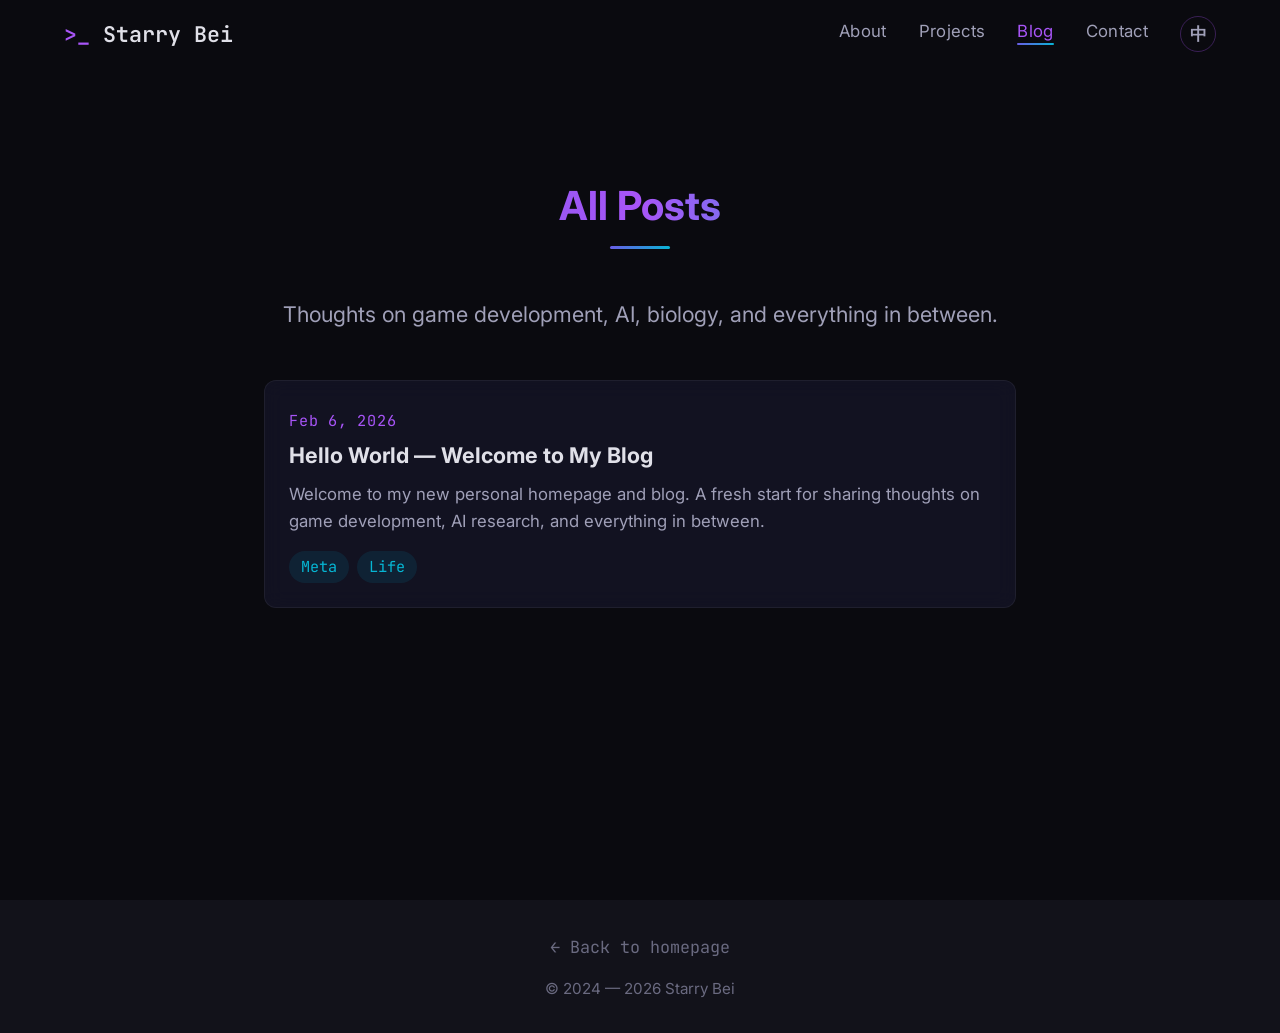
<file: blog/index.html>
<!DOCTYPE html>
<html lang="en">
<head>
  <meta charset="UTF-8">
  <meta name="viewport" content="width=device-width, initial-scale=1.0">
  <title>Blog — Starry Bei</title>
  <meta name="description" content="Blog posts by Starry Bei on game development, AI, biology, and more.">

  <link rel="icon" href="data:image/svg+xml,<svg xmlns='http://www.w3.org/2000/svg' viewBox='0 0 100 100'><text y='.9em' font-size='90'>⭐</text></svg>">
  <link rel="preconnect" href="https://fonts.googleapis.com">
  <link rel="preconnect" href="https://fonts.gstatic.com" crossorigin>
  <link href="https://fonts.googleapis.com/css2?family=Inter:wght@400;600;700&family=JetBrains+Mono:wght@400&display=swap" rel="stylesheet">

  <link rel="stylesheet" href="/css/variables.css">
  <link rel="stylesheet" href="/css/reset.css">
  <link rel="stylesheet" href="/css/layout.css">
  <link rel="stylesheet" href="/css/components.css">
  <link rel="stylesheet" href="/css/animations.css">
  <link rel="stylesheet" href="/css/blog.css">

  <script src="/js/i18n.js" defer></script>
  <script src="/js/scroll-reveal.js" defer></script>
  <script src="/js/nav.js" defer></script>
  <script src="/js/blog-loader.js" defer></script>
  <script>
    document.addEventListener('DOMContentLoaded', function() {
      if (App.I18n) App.I18n.init();
      if (App.Nav) App.Nav.init();
      if (App.ScrollReveal) App.ScrollReveal.init();
      if (App.BlogLoader) App.BlogLoader.initIndex('all-posts');
    });
  </script>
</head>
<body>

  <!-- Navigation -->
  <nav class="navbar navbar--scrolled" id="navbar">
    <div class="container navbar__inner">
      <a href="/" class="navbar__logo">
        <span class="navbar__logo-symbol">&gt;_</span> Starry Bei
      </a>
      <div class="navbar__right">
        <button class="lang-toggle" aria-label="Switch language">
          <span class="lang-toggle__label">中</span>
        </button>
        <button class="navbar__toggle" id="nav-toggle" aria-label="Toggle navigation" aria-expanded="false">
          <span class="navbar__toggle-bar"></span>
          <span class="navbar__toggle-bar"></span>
          <span class="navbar__toggle-bar"></span>
        </button>
      </div>
      <ul class="navbar__links" id="nav-links">
        <li><a href="/#about" data-i18n="nav.about">About</a></li>
        <li><a href="/#projects" data-i18n="nav.projects">Projects</a></li>
        <li><a href="/blog/" class="active" data-i18n="nav.blog">Blog</a></li>
        <li><a href="/#contact" data-i18n="nav.contact">Contact</a></li>
        <li>
          <button class="lang-toggle" aria-label="Switch language">
            <span class="lang-toggle__label">中</span>
          </button>
        </li>
      </ul>
    </div>
    <div class="navbar__mobile-overlay" id="mobile-menu">
      <a href="/#about" data-i18n="nav.about">About</a>
      <a href="/#projects" data-i18n="nav.projects">Projects</a>
      <a href="/blog/" data-i18n="nav.blog">Blog</a>
      <a href="/#contact" data-i18n="nav.contact">Contact</a>
    </div>
  </nav>

  <!-- Blog Index -->
  <main class="blog-index">
    <div class="container container--narrow">
      <header class="blog-index__header">
        <h1 class="section-title" data-i18n="blog.index.title">All Posts</h1>
        <p class="blog-index__subtitle" data-i18n="blog.index.subtitle">Thoughts on game development, AI, biology, and everything in between.</p>
      </header>
      <div class="blog__list" id="all-posts">
        <div class="shimmer" style="height:150px;border-radius:12px;margin-bottom:1.5rem;"></div>
        <div class="shimmer" style="height:150px;border-radius:12px;"></div>
      </div>
    </div>
  </main>

  <!-- Footer -->
  <footer class="footer footer--minimal">
    <div class="container">
      <a href="/" class="footer__back-link" data-i18n="blog.back_home">← Back to homepage</a>
      <p class="footer__bottom-text">&copy; 2024 — 2026 Starry Bei</p>
    </div>
  </footer>

</body>
</html>
</file>
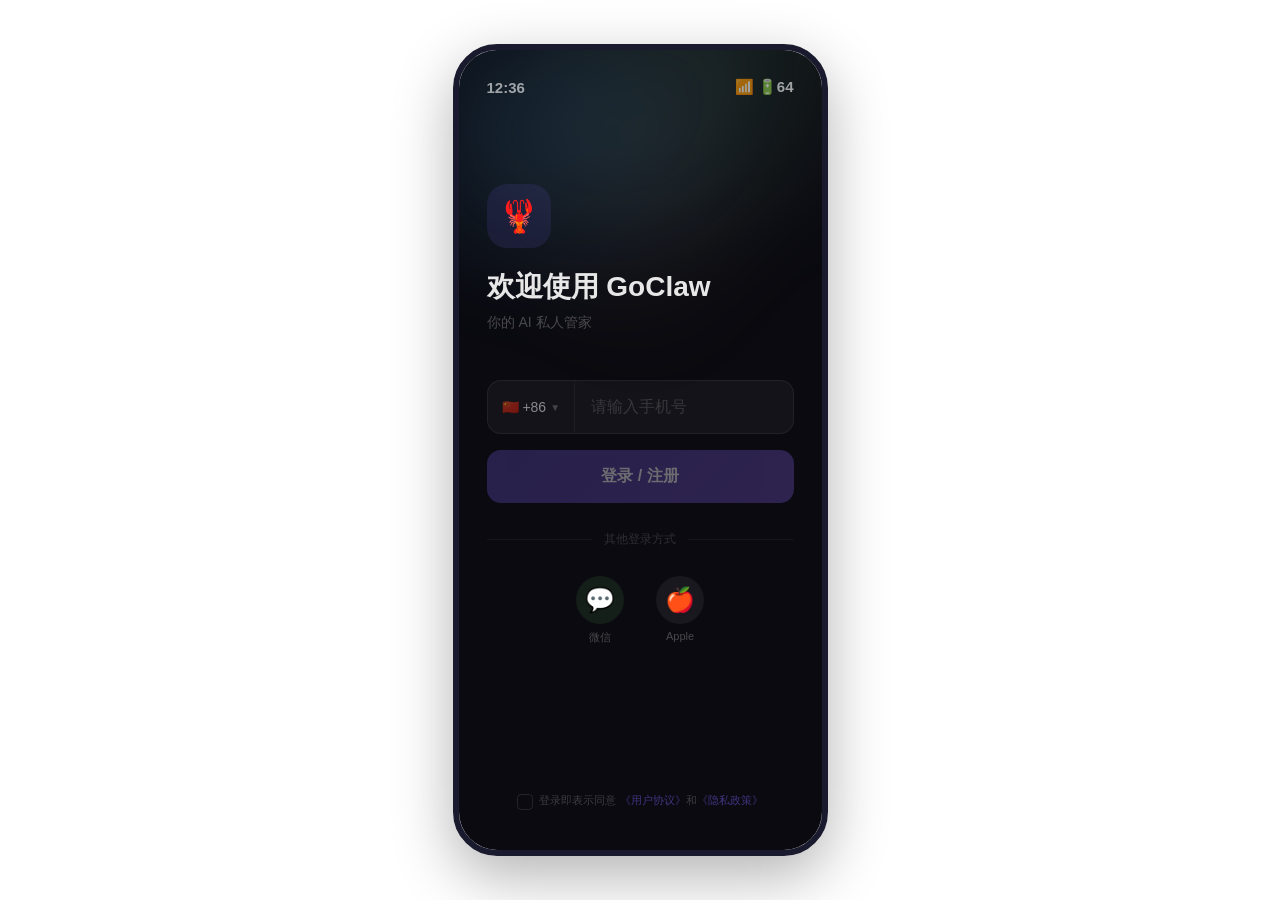
<file: goclaw-demo/index.html>
<!DOCTYPE html>
<html lang="zh-CN">
<head>
<meta charset="UTF-8">
<meta name="viewport" content="width=device-width, initial-scale=1.0, maximum-scale=1.0, user-scalable=no, viewport-fit=cover">
<meta name="apple-mobile-web-app-capable" content="yes">
<meta name="apple-mobile-web-app-status-bar-style" content="black-translucent">
<meta name="theme-color" content="#0a0a10">
<title>GoClaw 🦞</title>
<style>
/* ============================================================
   GoClaw Interactive Demo — Pixel-perfect from V3 design spec
   Mobile-first, follows iOS HIG / Material Design standards
   ============================================================ */

/* === Reset & Base === */
*, *::before, *::after { margin: 0; padding: 0; box-sizing: border-box; -webkit-tap-highlight-color: transparent; }
html { height: 100%; -webkit-text-size-adjust: 100%; }
body {
  height: 100%;
  overflow: hidden;
  font-family: -apple-system, BlinkMacSystemFont, 'PingFang SC', 'SF Pro Display', 'Helvetica Neue', sans-serif;
  background: #0a0a10;
  color: #fff;
  -webkit-font-smoothing: antialiased;
  -moz-osx-font-smoothing: grayscale;
}

/* === App Shell — 375pt design width === */
#app {
  width: 100%; height: 100%;
  max-width: 375px;            /* iPhone design width */
  margin: 0 auto;
  position: relative;
  overflow: hidden;
}
/* Desktop: show phone bezel */
@media (min-width: 500px) {
  body { background: #ffffff; display: flex; align-items: center; justify-content: center; }
  #app {
    width: 375px; height: 812px;  /* iPhone 13/14 viewport */
    border-radius: 44px;
    border: 6px solid #1a1a2e;
    box-shadow: 0 20px 60px rgba(0,0,0,0.3), 0 0 0 1px rgba(255,255,255,0.03);
    overflow: hidden;
  }
}

/* === Screen System === */
.screen {
  position: absolute; inset: 0;
  display: none; flex-direction: column;
  overflow: hidden;
}
.screen.active { display: flex; }
.screen-body {
  flex: 1; overflow-y: auto;
  -webkit-overflow-scrolling: touch;
  overscroll-behavior-y: contain;
}
.screen-body::-webkit-scrollbar { display: none; }

/* === Aurora Backgrounds (exact from design spec) === */
.aurora {
  position: absolute; inset: 0;
  background: #0a0a10;
  overflow: hidden; z-index: 0;
}
.aurora::before {
  content: ''; position: absolute;
  top: -20%; left: -10%; width: 120%; height: 60%;
  filter: blur(30px);
}
.aurora.default::before {
  background:
    radial-gradient(ellipse at 30% 50%, rgba(56,120,160,0.25) 0%, transparent 55%),
    radial-gradient(ellipse at 70% 30%, rgba(100,160,120,0.15) 0%, transparent 50%),
    radial-gradient(ellipse at 50% 60%, rgba(160,120,80,0.08) 0%, transparent 50%);
}
.aurora.warm::before {
  background:
    radial-gradient(ellipse at 40% 40%, rgba(180,100,60,0.2) 0%, transparent 50%),
    radial-gradient(ellipse at 60% 50%, rgba(120,80,160,0.15) 0%, transparent 50%);
}
.aurora.cool::before {
  background:
    radial-gradient(ellipse at 30% 40%, rgba(60,100,180,0.2) 0%, transparent 55%),
    radial-gradient(ellipse at 70% 30%, rgba(80,160,140,0.12) 0%, transparent 50%);
}
.aurora.purple::before {
  background:
    radial-gradient(ellipse at 40% 35%, rgba(100,80,180,0.25) 0%, transparent 50%),
    radial-gradient(ellipse at 65% 50%, rgba(160,60,120,0.12) 0%, transparent 50%);
}

/* z-layer for content above aurora */
.z { position: relative; z-index: 1; display: flex; flex-direction: column; height: 100%; }

/* === Status Bar — 54px (iOS standard: 47px notch + padding) === */
.statusbar {
  height: 54px; flex-shrink: 0;
  display: flex; align-items: flex-end; justify-content: space-between;
  padding: 0 28px 8px;
  font-size: 15px; font-weight: 600;
  color: rgba(255,255,255,0.6);
}

/* === Top Bar — 44pt touch target === */
.topbar {
  display: flex; align-items: center; justify-content: space-between;
  padding: 8px 20px 12px;               /* 20px = align with chat-area padding */
  flex-shrink: 0;
}
.topbar-icon {
  width: 44px; height: 44px;            /* iOS min touch target */
  display: flex; align-items: center; justify-content: center;
  color: rgba(255,255,255,0.5); font-size: 18px;
  cursor: pointer; border-radius: 22px;
  transition: background 0.15s;
  margin-left: -10px;                    /* align icon center with 20px edge content */
}
.topbar-icon:active { background: rgba(255,255,255,0.06); }
.topbar-title {
  font-size: 17px; font-weight: 600;    /* SF Pro standard nav title */
  color: rgba(255,255,255,0.8);
}
.topbar-action {
  padding: 5px 12px;
  background: rgba(255,255,255,0.06); border-radius: 14px;
  font-size: 12px; color: rgba(255,255,255,0.5);
  display: flex; align-items: center; gap: 4px;
  min-height: 44px;                     /* touch target */
  cursor: pointer;
}
.topbar-action:active { background: rgba(255,255,255,0.1); }

/* === Pill Chips (from design spec) === */
.chip {
  display: inline-flex; align-items: center; gap: 8px;
  padding: 10px 18px;
  background: rgba(255,255,255,0.04);
  border: 1px solid rgba(255,255,255,0.05);
  border-radius: 22px;
  font-size: 14px; color: rgba(255,255,255,0.7);
  white-space: nowrap; cursor: pointer;
  transition: background 0.15s, transform 0.1s;
  min-height: 44px;                     /* touch target */
}
.chip:active { background: rgba(255,255,255,0.08); transform: scale(0.97); }
.chip-icon {
  width: 24px; height: 24px; border-radius: 8px;
  display: flex; align-items: center; justify-content: center;
  font-size: 13px;
}
.chip-icon.blue   { background: rgba(80,130,220,0.2);  color: #6BA3F7; }
.chip-icon.green  { background: rgba(80,180,120,0.2);  color: #5EC090; }
.chip-icon.purple { background: rgba(140,100,200,0.2); color: #A78BFA; }
.chip-icon.orange { background: rgba(220,140,60,0.2);  color: #F0A050; }
.chip-icon.pink   { background: rgba(200,80,120,0.2);  color: #F06090; }
.chip-icon.cyan   { background: rgba(60,180,200,0.2);  color: #40C8D0; }
.chip.highlight { background: rgba(100,80,200,0.12); border-color: rgba(100,80,200,0.2); }

/* Quick chips (chat header — smaller variant) */
.qchip {
  display: inline-flex; align-items: center; gap: 6px;
  padding: 7px 14px;
  background: rgba(255,255,255,0.04);
  border: 1px solid rgba(255,255,255,0.05);
  border-radius: 18px;
  font-size: 13px; color: rgba(255,255,255,0.7);
  white-space: nowrap; cursor: pointer;
  min-height: 44px;                     /* touch target */
  transition: background 0.15s, transform 0.1s;
}
.qchip:active { background: rgba(255,255,255,0.08); transform: scale(0.97); }
.qchip-icon {
  width: 20px; height: 20px; border-radius: 6px;
  display: flex; align-items: center; justify-content: center;
  font-size: 11px;
}

/* === Input Bar === */
.inputbar {
  padding: 12px 20px 28px;               /* 28px = safe area bottom on iPhone */
  padding-bottom: max(28px, env(safe-area-inset-bottom, 28px));
  background: linear-gradient(transparent, rgba(10,10,16,0.95) 30%);
  flex-shrink: 0;
}
.inputbar-inner { display: flex; align-items: center; gap: 10px; }
.inputbar-field {
  flex: 1; display: flex; align-items: center; gap: 10px;
  padding: 12px 16px;
  background: rgba(255,255,255,0.04);
  border: 1px solid rgba(255,255,255,0.06);
  border-radius: 24px;
}
.inputbar-field input {
  background: none; border: none; outline: none;
  color: rgba(255,255,255,0.85); font-size: 15px;
  flex: 1; font-family: inherit;
  line-height: 1.4;
}
.inputbar-field input::placeholder { color: rgba(255,255,255,0.2); }
.inputbar-lobster {
  width: 28px; height: 28px; border-radius: 50%;
  background: rgba(255,255,255,0.06);
  display: flex; align-items: center; justify-content: center;
  font-size: 14px; color: rgba(255,255,255,0.3);
  flex-shrink: 0;
}
.inputbar-btn {
  width: 44px; height: 44px; border-radius: 50%;       /* 44pt touch */
  display: flex; align-items: center; justify-content: center;
  font-size: 18px; color: rgba(255,255,255,0.4);
  background: rgba(255,255,255,0.04);
  border: 1px solid rgba(255,255,255,0.06);
  flex-shrink: 0; cursor: pointer;
  transition: background 0.15s;
}
.inputbar-btn:active { background: rgba(100,80,200,0.2); }

/* === Cron Badge (top-right) === */
.cron-badge {
  position: relative;
  width: 44px; height: 44px;
  display: flex; align-items: center; justify-content: center;
  cursor: pointer; border-radius: 22px;
  transition: background 0.15s;
  margin-right: -10px;
}
.cron-badge:active { background: rgba(255,255,255,0.06); }
.cron-badge-icon { font-size: 18px; color: rgba(255,255,255,0.5); }
.cron-dot {
  position: absolute; top: 8px; right: 8px;
  width: 8px; height: 8px; border-radius: 50%;
  background: #E05050;
  box-shadow: 0 0 6px rgba(224,80,80,0.4);
}

/* === Gemini-style Input (single row) === */
.gem-input {
  padding: 8px 12px 28px;
  padding-bottom: max(28px, env(safe-area-inset-bottom, 28px));
  flex-shrink: 0;
  display: flex; align-items: center; gap: 8px;
}
.gem-plus {
  width: 40px; height: 40px; border-radius: 50%;
  background: rgba(255,255,255,0.08);
  display: flex; align-items: center; justify-content: center;
  font-size: 22px; color: rgba(255,255,255,0.4);
  flex-shrink: 0; cursor: pointer;
  min-width: 40px; min-height: 40px;
  transition: background 0.15s;
}
.gem-plus:active { background: rgba(255,255,255,0.15); }
.gem-field {
  flex: 1; display: flex; align-items: center;
  background: rgba(255,255,255,0.06);
  border: 1px solid rgba(255,255,255,0.08);
  border-radius: 24px;
  padding: 10px 12px 10px 16px;
  gap: 8px;
}
.gem-field input {
  background: none; border: none; outline: none;
  color: rgba(255,255,255,0.85); font-size: 15px;
  flex: 1; font-family: inherit; line-height: 1.4;
  min-width: 0;
}
.gem-field input::placeholder { color: rgba(255,255,255,0.2); }
.gem-field-mic {
  width: 32px; height: 32px;
  display: flex; align-items: center; justify-content: center;
  flex-shrink: 0; cursor: pointer;
  border-radius: 50%;
  transition: background 0.15s;
}
.gem-field-mic:active { background: rgba(255,255,255,0.08); }
.gem-field-mic.recording { background: rgba(100,80,200,0.2); }
.gem-field-mic.recording svg { stroke: rgba(180,160,240,0.9); }
@keyframes mic-pulse { 0%,100%{box-shadow:0 0 0 0 rgba(100,80,200,0.3)} 50%{box-shadow:0 0 0 12px rgba(100,80,200,0)} }

/* === Tab Bar (iOS standard: 49pt + safe area 34pt = 83pt) === */
.tabbar {
  display: flex;
  background: rgba(10,10,16,0.95);
  backdrop-filter: blur(30px);
  -webkit-backdrop-filter: blur(30px);
  border-top: 1px solid rgba(255,255,255,0.03);
  padding: 8px 0 28px;                   /* 28px home indicator area */
  padding-bottom: max(28px, env(safe-area-inset-bottom, 28px));
  flex-shrink: 0;
}
.tab {
  flex: 1; display: flex; flex-direction: column; align-items: center;
  gap: 3px; font-size: 10px;
  color: rgba(255,255,255,0.2);
  padding: 4px;
  cursor: pointer;
  min-height: 44px;                      /* touch target */
  transition: color 0.2s;
}
.tab.on { color: rgba(255,255,255,0.7); }
.tab-ico { font-size: 20px; }
.tab-dot {
  width: 4px; height: 4px; border-radius: 50%;
  background: transparent;
}
.tab.on .tab-dot { background: rgba(255,255,255,0.5); }

/* === Chat Messages (exact from design) === */
.chat-area { padding: 12px 20px 20px; }
.msg { margin-bottom: 16px; display: flex; gap: 10px; animation: msg-in 0.3s ease-out; }
.msg.usr { flex-direction: row-reverse; }
@keyframes msg-in { from { opacity:0; transform:translateY(10px); } to { opacity:1; transform:translateY(0); } }
.msg-av {
  width: 32px; height: 32px; border-radius: 12px;
  flex-shrink: 0; display: flex; align-items: center; justify-content: center;
  font-size: 16px;
}
.msg.bot .msg-av { background: rgba(100,80,200,0.15); border: 1px solid rgba(100,80,200,0.1); }
.msg.usr .msg-av { background: rgba(255,255,255,0.06); }
.msg-bbl {
  max-width: 78%; padding: 14px 18px;
  border-radius: 20px;
  font-size: 14px; line-height: 1.7;
}
.msg.bot .msg-bbl {
  background: rgba(255,255,255,0.04);
  border: 1px solid rgba(255,255,255,0.04);
  border-bottom-left-radius: 6px;
  color: rgba(255,255,255,0.75);
}
.msg.usr .msg-bbl {
  background: rgba(100,80,200,0.15);
  border: 1px solid rgba(100,80,200,0.1);
  border-bottom-right-radius: 6px;
  color: rgba(255,255,255,0.85);
}
.msg-time {
  font-size: 11px; color: rgba(255,255,255,0.12);
  text-align: center; margin: 20px 0 12px;
}
.msg-dots { display: flex; gap: 4px; padding: 8px 0; }
.msg-dots span {
  width: 6px; height: 6px; border-radius: 50%;
  background: rgba(255,255,255,0.2);
  animation: dot-pulse 1.2s infinite;
}
.msg-dots span:nth-child(2) { animation-delay: 0.2s; }
.msg-dots span:nth-child(3) { animation-delay: 0.4s; }
@keyframes dot-pulse { 0%,100%{opacity:.3} 50%{opacity:1} }

/* News embed */
.news-item {
  display: flex; gap: 8px; align-items: flex-start;
  padding: 8px 0;
  border-bottom: 1px solid rgba(255,255,255,0.03);
}
.news-item:last-child { border-bottom: none; }
.news-tag {
  font-size: 10px; padding: 2px 6px; border-radius: 4px;
  font-weight: 600; flex-shrink: 0; letter-spacing: 0.3px;
}
.news-tag.tech { background: rgba(80,130,220,0.12); color: #6BA3F7; }
.news-tag.fin  { background: rgba(220,160,60,0.12); color: #E8B040; }
.news-tag.soc  { background: rgba(80,180,120,0.12); color: #5EC090; }
.news-txt { font-size: 13px; color: rgba(255,255,255,0.55); line-height: 1.5; }

/* Stock grid */
.stk-grid { display: grid; grid-template-columns: 1fr 1fr; gap: 8px; margin-top: 10px; }
.stk-cell {
  background: rgba(255,255,255,0.02);
  border: 1px solid rgba(255,255,255,0.03);
  border-radius: 14px; padding: 12px; text-align: center;
}
.stk-nm { font-size: 11px; color: rgba(255,255,255,0.3); }
.stk-pr { font-size: 18px; font-weight: 800; color: rgba(255,255,255,0.85); margin: 4px 0 2px; font-variant-numeric: tabular-nums; }
.stk-chg { font-size: 12px; font-weight: 600; }
.stk-up { color: #E05050; } .stk-dn { color: #40C090; }

/* === Notification Cards === */
.ncard {
  background: rgba(255,255,255,0.025);
  border: 1px solid rgba(255,255,255,0.04);
  border-radius: 20px; padding: 20px; margin-bottom: 12px;
  cursor: pointer; transition: transform 0.15s;
}
.ncard:active { transform: scale(0.98); }
.ncard-hd { display: flex; align-items: center; gap: 12px; margin-bottom: 14px; }
.ncard-ic {
  width: 40px; height: 40px; border-radius: 12px;
  display: flex; align-items: center; justify-content: center;
  font-size: 18px;
}
.ncard-ic.news  { background: rgba(80,130,220,0.1); }
.ncard-ic.stock { background: rgba(220,160,60,0.1); }
.ncard-ic.email { background: rgba(80,180,120,0.1); }
.ncard-tt { font-size: 15px; font-weight: 600; color: rgba(255,255,255,0.8); }
.ncard-tm { font-size: 12px; color: rgba(255,255,255,0.2); }
.ncard-bd { font-size: 14px; color: rgba(255,255,255,0.5); line-height: 1.7; }
.ncard-bd b { color: rgba(255,255,255,0.6); }

/* Email rows in notification */
.erow { display: flex; align-items: center; gap: 12px; padding: 12px 0; border-bottom: 1px solid rgba(255,255,255,0.025); }
.erow:last-child { border-bottom: none; }
.erow-av {
  width: 36px; height: 36px; border-radius: 10px;
  background: rgba(255,255,255,0.04);
  display: flex; align-items: center; justify-content: center;
  font-size: 13px; color: rgba(255,255,255,0.4); flex-shrink: 0;
}
.erow-from { font-size: 14px; font-weight: 600; color: rgba(255,255,255,0.7); }
.erow-subj { font-size: 12px; color: rgba(255,255,255,0.3); margin-top: 2px; }
.erow-badge {
  background: rgba(220,60,60,0.15); color: #E06060;
  font-size: 10px; padding: 3px 8px; border-radius: 8px; font-weight: 700;
  margin-left: auto; flex-shrink: 0;
}

/* === Skill Store === */
/* === Auth / Login === */
.auth-input-row {
  display: flex; align-items: center;
  background: rgba(255,255,255,0.04);
  border: 1px solid rgba(255,255,255,0.06);
  border-radius: 14px; overflow: hidden;
  min-height: 52px;
}
.auth-prefix {
  padding: 0 14px; font-size: 14px; color: rgba(255,255,255,0.5);
  white-space: nowrap; cursor: pointer;
  border-right: 1px solid rgba(255,255,255,0.04);
  min-height: 52px; display: flex; align-items: center; gap: 4px;
}
.auth-input {
  flex: 1; background: none; border: none; outline: none;
  padding: 0 16px; font-size: 16px; color: rgba(255,255,255,0.85);
  font-family: inherit; height: 52px;
}
.auth-input::placeholder { color: rgba(255,255,255,0.15); }
.auth-sms-btn {
  padding: 0 16px; font-size: 13px; color: rgba(100,80,200,0.8);
  white-space: nowrap; cursor: pointer; min-height: 52px;
  display: flex; align-items: center;
  transition: opacity 0.15s;
}
.auth-sms-btn.disabled { color: rgba(255,255,255,0.15); pointer-events: none; }
.auth-btn {
  width: 100%; padding: 16px; text-align: center;
  background: linear-gradient(135deg, rgba(100,80,200,0.8), rgba(140,100,240,0.7));
  border-radius: 14px; font-size: 16px; font-weight: 600;
  color: #fff; cursor: pointer;
  transition: opacity 0.2s, transform 0.1s;
}
.auth-btn:active { transform: scale(0.98); }
.auth-social {
  display: flex; flex-direction: column; align-items: center;
  cursor: pointer;
}
.auth-social:active { opacity: 0.7; }
.auth-check {
  width: 16px; height: 16px; border-radius: 4px;
  border: 1.5px solid rgba(255,255,255,0.1);
  display: flex; align-items: center; justify-content: center;
  font-size: 10px; color: transparent; margin-top: 2px;
  transition: all 0.15s;
}
.auth-check.checked {
  background: rgba(100,80,200,0.6);
  border-color: rgba(100,80,200,0.6);
  color: #fff;
}

.sk-search-bar {
  display: flex; align-items: center; gap: 8px;
  padding: 12px 16px;
  background: rgba(255,255,255,0.04); border: 1px solid rgba(255,255,255,0.06);
  border-radius: 16px; cursor: text;
}
.sk-search-bar input::placeholder { color: rgba(255,255,255,0.2); }
.sk-sect { padding: 0 20px; margin-bottom: 24px; }
.sk-sect-tt { font-size: 15px; font-weight: 700; color: rgba(255,255,255,0.5); margin-bottom: 14px; }
.sk-scroll {
  display: flex; gap: 10px; overflow-x: auto;
  margin: 0 -20px; padding: 0 20px 4px;
}
.sk-scroll::-webkit-scrollbar { display: none; }
.sk-card {
  min-width: 150px; flex-shrink: 0;
  background: rgba(255,255,255,0.025);
  border: 1px solid rgba(255,255,255,0.04);
  border-radius: 18px; padding: 18px 14px;
}
.sk-card-ico { font-size: 28px; margin-bottom: 10px; }
.sk-card-nm { font-size: 14px; font-weight: 600; color: rgba(255,255,255,0.8); margin-bottom: 4px; }
.sk-card-desc { font-size: 11px; color: rgba(255,255,255,0.25); line-height: 1.5; margin-bottom: 12px; height: 33px; overflow: hidden; }
.sk-card-ft { display: flex; align-items: center; justify-content: space-between; }
.sk-card-cnt { font-size: 10px; color: rgba(255,255,255,0.15); }
.sk-btn {
  padding: 5px 12px; border-radius: 10px;
  font-size: 11px; font-weight: 600; border: none;
  cursor: pointer; min-height: 30px;
  transition: transform 0.1s;
}
.sk-btn:active { transform: scale(0.95); }
.sk-btn.done { background: rgba(255,255,255,0.04); color: rgba(255,255,255,0.25); }
.sk-btn.get  { background: rgba(100,80,200,0.15); color: #A78BFA; }
.sk-btn.pro  { background: rgba(220,160,60,0.1); color: #E8B040; border: 1px solid rgba(220,160,60,0.1); }

.sk-list { padding: 0 20px; }
.sk-list-item { display: flex; gap: 14px; padding: 14px 0; border-bottom: 1px solid rgba(255,255,255,0.025); align-items: center; }
.sk-list-ico {
  width: 46px; height: 46px; border-radius: 14px;
  display: flex; align-items: center; justify-content: center;
  font-size: 20px; flex-shrink: 0;
}
.sk-list-nm { font-size: 15px; font-weight: 600; color: rgba(255,255,255,0.75); }
.sk-list-desc { font-size: 12px; color: rgba(255,255,255,0.25); margin-top: 2px; }
.sk-list-meta { font-size: 10px; color: rgba(255,255,255,0.12); margin-top: 3px; }

/* === Subscription === */
.usage-card {
  background: rgba(255,255,255,0.025);
  border: 1px solid rgba(255,255,255,0.04);
  border-radius: 20px; padding: 22px; margin-bottom: 20px;
}
.usage-lbl { font-size: 14px; color: rgba(255,255,255,0.5); margin-bottom: 14px; }
.usage-bar { height: 6px; background: rgba(255,255,255,0.04); border-radius: 3px; overflow: hidden; }
.usage-fill { height: 100%; border-radius: 3px; background: linear-gradient(90deg, rgba(100,80,200,0.7), rgba(200,80,140,0.6)); transition: width 1s ease; }
.usage-row { display: flex; justify-content: space-between; font-size: 12px; color: rgba(255,255,255,0.2); margin-top: 8px; }
.usage-warn {
  display: flex; align-items: center; gap: 6px;
  padding: 10px 14px;
  background: rgba(220,160,60,0.05); border: 1px solid rgba(220,160,60,0.08);
  border-radius: 12px; margin-top: 14px;
  font-size: 13px; color: rgba(220,180,80,0.7);
}
.plan {
  background: rgba(255,255,255,0.02);
  border: 1px solid rgba(255,255,255,0.04);
  border-radius: 20px; padding: 24px; margin-bottom: 12px;
  position: relative;
}
.plan.rec { border-color: rgba(100,80,200,0.15); background: rgba(100,80,200,0.03); }
.plan-badge {
  position: absolute; top: -9px; right: 18px;
  background: rgba(100,80,200,0.25); color: #B8A0F0;
  font-size: 10px; padding: 3px 10px; border-radius: 8px; font-weight: 700;
}
.plan-nm { font-size: 15px; font-weight: 700; color: rgba(255,255,255,0.7); }
.plan-pr { font-size: 30px; font-weight: 900; color: rgba(255,255,255,0.8); margin: 4px 0; }
.plan-pr span { font-size: 14px; font-weight: 400; color: rgba(255,255,255,0.2); }
.plan-ft { font-size: 13px; color: rgba(255,255,255,0.35); margin: 4px 0; }
.plan-ft.off { color: rgba(255,255,255,0.15); }
.plan-btn {
  width: 100%; padding: 13px; border: none; border-radius: 14px;
  font-size: 15px; font-weight: 600; margin-top: 16px;
  cursor: pointer; min-height: 44px;    /* touch */
  transition: transform 0.1s;
}
.plan-btn:active { transform: scale(0.98); }
.plan-btn.primary { background: rgba(100,80,200,0.2); color: #B8A0F0; }
.plan-btn.muted  { background: rgba(255,255,255,0.03); color: rgba(255,255,255,0.2); }

/* === Device === */
.dev-card {
  background: rgba(255,255,255,0.02);
  border: 1px solid rgba(255,255,255,0.04);
  border-radius: 22px; padding: 28px; margin: 16px 20px; text-align: center;
}
.dev-box {
  width: 120px; height: 76px;
  background: rgba(255,255,255,0.02);
  border: 1px solid rgba(255,255,255,0.04);
  border-radius: 14px; margin: 0 auto 16px;
  display: flex; align-items: center; justify-content: center;
}
.dev-led {
  width: 10px; height: 10px; border-radius: 50%;
  background: #40C090;
  box-shadow: 0 0 12px rgba(64,192,144,0.4);
  animation: led-blink 3s infinite;
}
@keyframes led-blink { 0%,100%{opacity:1} 50%{opacity:0.5} }
.dev-nm { font-size: 18px; font-weight: 700; color: rgba(255,255,255,0.85); }
.dev-mdl { font-size: 12px; color: rgba(255,255,255,0.2); margin-top: 3px; }
.dev-stats {
  display: flex; justify-content: space-around;
  margin-top: 20px; padding-top: 18px;
  border-top: 1px solid rgba(255,255,255,0.03);
}
.dev-stat-v { font-size: 18px; font-weight: 800; color: rgba(255,255,255,0.7); }
.dev-stat-l { font-size: 10px; color: rgba(255,255,255,0.2); margin-top: 2px; }
.dev-actions { padding: 0 20px 20px; }
.dev-sect-tt { font-size: 14px; font-weight: 600; color: rgba(255,255,255,0.3); margin-bottom: 10px; }
.dev-act {
  display: flex; align-items: center; gap: 14px;
  padding: 14px 16px;
  background: rgba(255,255,255,0.02);
  border: 1px solid rgba(255,255,255,0.03);
  border-radius: 16px; margin-bottom: 6px;
  cursor: pointer; min-height: 56px;     /* comfortable touch */
  transition: background 0.15s;
}
.dev-act:active { background: rgba(255,255,255,0.05); }
.dev-act-ic {
  width: 38px; height: 38px; border-radius: 10px;
  display: flex; align-items: center; justify-content: center;
  font-size: 16px;
}
.dev-act-nm { font-size: 14px; color: rgba(255,255,255,0.7); }
.dev-act-desc { font-size: 11px; color: rgba(255,255,255,0.2); margin-top: 1px; }
.dev-act-arr { color: rgba(255,255,255,0.08); font-size: 16px; margin-left: auto; }

/* === Voice Overlay === */
.voice-ov {
  position: absolute; inset: 0; z-index: 100;
  display: none; flex-direction: column; align-items: center; justify-content: center;
}
.voice-ov.on { display: flex; }
.voice-orb {
  width: 140px; height: 140px; border-radius: 50%;
  background: radial-gradient(circle, rgba(100,80,200,0.2) 0%, transparent 70%);
  display: flex; align-items: center; justify-content: center;
  position: relative;
}
.voice-orb::before, .voice-orb::after {
  content: ''; position: absolute; border-radius: 50%;
  border: 1px solid rgba(100,80,200,0.1);
}
.voice-orb::before { inset: -12px; animation: ring-expand 2s infinite; }
.voice-orb::after  { inset: -28px; animation: ring-expand 2s infinite 0.6s; }
@keyframes ring-expand { 0%{transform:scale(1);opacity:.8} 100%{transform:scale(1.2);opacity:0} }
.voice-core {
  width: 72px; height: 72px; border-radius: 50%;
  background: linear-gradient(135deg, rgba(100,80,200,0.4), rgba(160,60,140,0.3));
  display: flex; align-items: center; justify-content: center;
  font-size: 30px;
}
.voice-lbl { font-size: 17px; font-weight: 600; color: rgba(160,140,240,0.8); margin-top: 28px; }
.voice-txt { font-size: 14px; color: rgba(255,255,255,0.2); margin-top: 8px; }
.voice-bars { display: flex; gap: 3px; margin-top: 24px; align-items: center; }
.voice-bar {
  width: 2.5px; border-radius: 2px;
  background: rgba(140,120,220,0.5);
  animation: vbar .8s infinite;
}
@keyframes vbar { 0%,100%{transform:scaleY(1)} 50%{transform:scaleY(0.3)} }
.voice-stop {
  width: 56px; height: 56px; border-radius: 50%;
  background: rgba(220,60,60,0.2); border: 1px solid rgba(220,60,60,0.15);
  display: flex; align-items: center; justify-content: center;
  font-size: 24px; margin-top: 40px; cursor: pointer;
}
.voice-stop:active { background: rgba(220,60,60,0.35); }

/* === Onboarding === */
.ob-hero {
  flex: 1; display: flex; flex-direction: column;
  justify-content: flex-end;            /* design: greeting at bottom third */
  padding: 0 28px 0;
}
.ob-greeting { font-size: 32px; font-weight: 800; color: rgba(255,255,255,0.9); line-height: 1.3; }
.ob-sub { font-size: 16px; color: rgba(255,255,255,0.3); margin-top: 8px; }
.ob-chips { padding: 24px 24px 0; display: flex; flex-wrap: wrap; gap: 10px; }
.ob-btn {
  padding: 15px; margin: 20px 24px;
  background: rgba(100,80,200,0.2); border: 1px solid rgba(100,80,200,0.15);
  border-radius: 16px; text-align: center;
  font-size: 16px; font-weight: 600; color: #B8A0F0;
  cursor: pointer; min-height: 52px;    /* comfortable touch */
  backdrop-filter: blur(10px);
  transition: background 0.15s, transform 0.1s;
}
.ob-btn:active { background: rgba(100,80,200,0.35); transform: scale(0.98); }

/* Email config form */
.email-cfg { padding: 28px 24px; }
.email-cfg h2 { font-size: 22px; font-weight: 800; color: rgba(255,255,255,0.85); margin-bottom: 6px; }
.email-cfg p { font-size: 14px; color: rgba(255,255,255,0.25); margin-bottom: 24px; }
.fg { margin-bottom: 16px; }
.fg-label { font-size: 13px; color: rgba(255,255,255,0.4); margin-bottom: 8px; }
.fg-input {
  width: 100%; padding: 14px 16px;
  background: rgba(255,255,255,0.03);
  border: 1px solid rgba(255,255,255,0.06);
  border-radius: 14px;
  color: rgba(255,255,255,0.85); font-size: 15px;
  outline: none; font-family: inherit;
  min-height: 48px;                     /* touch comfortable */
  transition: border-color 0.2s;
}
.fg-input:focus { border-color: rgba(100,80,200,0.3); }
.fg-input::placeholder { color: rgba(255,255,255,0.15); }
.fg-select {
  width: 100%; padding: 14px 16px;
  background: rgba(255,255,255,0.03);
  border: 1px solid rgba(255,255,255,0.06);
  border-radius: 14px;
  color: rgba(255,255,255,0.85); font-size: 15px;
  outline: none; font-family: inherit;
  min-height: 48px;
  appearance: none;
  background-image: url("data:image/svg+xml,%3Csvg xmlns='http://www.w3.org/2000/svg' width='12' height='12' fill='rgba(255,255,255,0.3)' viewBox='0 0 16 16'%3E%3Cpath d='M8 11L3 6h10z'/%3E%3C/svg%3E");
  background-repeat: no-repeat;
  background-position: right 16px center;
}
.fg-select option { background: #1a1a2e; color: #fff; }
.fg-hint { font-size: 12px; color: rgba(255,255,255,0.15); line-height: 1.6; margin-top: 4px; }

/* Profile */
.pf-av {
  width: 80px; height: 80px; border-radius: 50%;
  background: rgba(100,80,200,0.15); border: 2px solid rgba(100,80,200,0.1);
  display: flex; align-items: center; justify-content: center;
  font-size: 36px; margin: 20px auto 14px;
}
.pf-nm { font-size: 20px; font-weight: 700; color: rgba(255,255,255,0.85); text-align: center; }
.pf-plan { font-size: 13px; color: rgba(255,255,255,0.25); margin-top: 4px; text-align: center; }
.pf-menu { margin-top: 24px; padding: 0 20px; }
.pf-item {
  display: flex; align-items: center; gap: 14px;
  padding: 14px 16px;
  background: rgba(255,255,255,0.02);
  border: 1px solid rgba(255,255,255,0.03);
  border-radius: 16px; margin-bottom: 6px;
  cursor: pointer; min-height: 56px;
  transition: background 0.15s;
}
.pf-item:active { background: rgba(255,255,255,0.05); }
.pf-item-ic {
  width: 38px; height: 38px; border-radius: 10px;
  display: flex; align-items: center; justify-content: center; font-size: 16px;
}
.pf-item-nm { font-size: 14px; color: rgba(255,255,255,0.7); flex: 1; }
.pf-item-arr { color: rgba(255,255,255,0.08); font-size: 16px; }

/* === Drawer === */
.drawer-overlay {
  position: absolute; inset: 0; z-index: 50;
  background: rgba(0,0,0,0.5);
  opacity: 0; transition: opacity 0.25s;
  pointer-events: none;
}
.drawer-overlay.on { opacity: 1; pointer-events: auto; }
.drawer {
  position: absolute; top: 0; bottom: 0; left: 0; z-index: 51;
  width: 78%; max-width: 300px;
  background: #0c0c14;
  border-right: 1px solid rgba(255,255,255,0.04);
  transform: translateX(-100%);
  transition: transform 0.3s cubic-bezier(0.2,0.9,0.3,1);
  display: flex; flex-direction: column;
  padding-top: env(safe-area-inset-top, 54px);
}
.drawer.on { transform: translateX(0); }
.drawer-hd {
  display: flex; align-items: center; gap: 14px;
  padding: 60px 22px 20px;               /* 60px top = safe area + spacing */
  border-bottom: 1px solid rgba(255,255,255,0.04);
  cursor: pointer;
}
.drawer-hd:active { background: rgba(255,255,255,0.02); }
.drawer-av {
  width: 44px; height: 44px; border-radius: 50%;
  background: rgba(100,80,200,0.15);
  display: flex; align-items: center; justify-content: center;
  font-size: 18px; color: #B8A0F0;
}
.drawer-user { font-size: 15px; font-weight: 600; color: rgba(255,255,255,0.8); }
.drawer-email { font-size: 12px; color: rgba(255,255,255,0.2); margin-top: 2px; }
.drawer-body { flex: 1; padding-top: 8px; overflow-y: auto; }
.drawer-sect { padding: 0 12px; margin-bottom: 8px; }
.drawer-sect-tt {
  font-size: 11px; font-weight: 600; color: rgba(255,255,255,0.15);
  padding: 8px 10px; text-transform: uppercase; letter-spacing: 0.5px;
}
.drawer-item {
  display: flex; align-items: center; gap: 14px;
  padding: 12px 10px; border-radius: 12px;
  cursor: pointer; min-height: 44px;
  transition: background 0.15s;
}
.drawer-item:active { background: rgba(255,255,255,0.04); }
.drawer-item-ic { width: 28px; text-align: center; font-size: 18px; }
.drawer-item-nm { font-size: 15px; color: rgba(255,255,255,0.65); }
.drawer-ft {
  display: flex; align-items: center; gap: 14px;
  padding: 14px 22px; min-height: 52px;
  border-top: 1px solid rgba(255,255,255,0.04);
  cursor: pointer;
}
.drawer-ft:active { background: rgba(255,255,255,0.04); }

/* === Toast === */
.toast {
  position: fixed; top: 70px; left: 50%; transform: translateX(-50%);
  background: rgba(100,80,200,0.3);
  border: 1px solid rgba(100,80,200,0.2);
  backdrop-filter: blur(20px);
  padding: 10px 20px; border-radius: 12px;
  font-size: 14px; color: rgba(255,255,255,0.9);
  z-index: 200; opacity: 0; transition: opacity 0.3s;
  pointer-events: none; max-width: 320px; text-align: center;
}
.toast.show { opacity: 1; }

/* Skip link */
.skip-link {
  text-align: center; padding: 12px 0;
  font-size: 13px; color: rgba(255,255,255,0.15);
  cursor: pointer; min-height: 44px;
  display: flex; align-items: center; justify-content: center;
}
.skip-link:active { color: rgba(255,255,255,0.3); }
</style>
</head>
<body>
<div id="app">
  <div class="toast" id="toast"></div>

  <!-- Drawer -->
  <div class="drawer-overlay" id="drawerOv" onclick="closeDrawer()"></div>
  <div class="drawer" id="drawer">
    <div class="drawer-hd" onclick="drawerNav('profile')">
      <div class="drawer-av" id="drawerAvatar">G</div>
      <div><div class="drawer-user" id="drawerUserName">GoClaw 用户</div><div class="drawer-email" id="drawerUserEmail">user@example.com</div></div>
    </div>
    <div class="drawer-body">
      <div class="drawer-sect">
        <div class="drawer-item" onclick="drawerNav('chat')"><div class="drawer-item-ic">💬</div><div class="drawer-item-nm">对话</div></div>
      </div>
      <div class="drawer-sect">
        <div class="drawer-sect-tt">功能</div>
        <div class="drawer-item" onclick="drawerNav('skill')"><div class="drawer-item-ic">📦</div><div class="drawer-item-nm">技能商城</div></div>
        <div class="drawer-item" onclick="drawerNav('device')"><div class="drawer-item-ic">🖥️</div><div class="drawer-item-nm">设备管理</div></div>
      </div>
      <div class="drawer-sect">
        <div class="drawer-sect-tt">账户</div>
        <div class="drawer-item" onclick="drawerNav('email-cfg')"><div class="drawer-item-ic">📧</div><div class="drawer-item-nm">邮箱配置</div></div>
        <div class="drawer-item" onclick="drawerNav('sub')"><div class="drawer-item-ic">💎</div><div class="drawer-item-nm">订阅管理</div></div>
      </div>
    </div>
  </div>

  <!-- Voice Overlay -->
  <div class="voice-ov" id="voiceOv">
    <div class="aurora warm"></div>
    <div class="z" style="align-items:center;justify-content:center;">
      <div class="voice-orb"><div class="voice-core">🎤</div></div>
      <div class="voice-lbl">正在聆听...</div>
      <div class="voice-txt" id="vTxt">"今天有什么新邮件？"</div>
      <div class="voice-bars">
        <div class="voice-bar" style="height:14px"></div>
        <div class="voice-bar" style="height:24px;animation-delay:.1s"></div>
        <div class="voice-bar" style="height:18px;animation-delay:.2s"></div>
        <div class="voice-bar" style="height:28px;animation-delay:.3s"></div>
        <div class="voice-bar" style="height:12px;animation-delay:.4s"></div>
        <div class="voice-bar" style="height:22px;animation-delay:.5s"></div>
        <div class="voice-bar" style="height:16px;animation-delay:.6s"></div>
        <div class="voice-bar" style="height:26px;animation-delay:.15s"></div>
        <div class="voice-bar" style="height:10px;animation-delay:.45s"></div>
      </div>
      <div class="voice-stop" onclick="closeVoice()">⏹</div>
    </div>
  </div>

  <!-- ===== 1. Login ===== -->
  <div class="screen active" id="s-login">
    <div class="aurora default"></div>
    <div class="z">
      <div class="statusbar"><span>12:36</span><span>📶 🔋64</span></div>
      <div style="flex:1;display:flex;flex-direction:column;padding:0 28px;">
        <!-- Logo + brand -->
        <div style="padding-top:80px;margin-bottom:48px;">
          <div style="width:64px;height:64px;border-radius:20px;background:rgba(100,80,200,0.15);display:flex;align-items:center;justify-content:center;font-size:32px;margin-bottom:20px;">🦞</div>
          <div style="font-size:28px;font-weight:800;color:rgba(255,255,255,0.9);">欢迎使用 GoClaw</div>
          <div style="font-size:14px;color:rgba(255,255,255,0.25);margin-top:8px;">你的 AI 私人管家</div>
        </div>
        <!-- Phone input -->
        <div style="margin-bottom:16px;">
          <div class="auth-input-row">
            <div class="auth-prefix" onclick="toast('🇨🇳 +86')">🇨🇳 +86 <span style="font-size:10px;color:rgba(255,255,255,0.2);">▼</span></div>
            <input type="tel" id="loginPhone" class="auth-input" placeholder="请输入手机号" maxlength="11" oninput="checkPhone()">
          </div>
        </div>
        <!-- SMS code row -->
        <div class="auth-input-row" id="smsRow" style="display:none;margin-bottom:24px;">
          <input type="text" id="loginCode" class="auth-input" placeholder="请输入验证码" maxlength="6" oninput="checkCode()" inputmode="numeric">
          <div class="auth-sms-btn" id="smsBtn" onclick="sendSms()">获取验证码</div>
        </div>
        <!-- Login button -->
        <div class="auth-btn" id="loginBtn" onclick="doLogin()" style="opacity:0.4;pointer-events:none;">登录 / 注册</div>
        <!-- Divider -->
        <div style="display:flex;align-items:center;gap:12px;margin:28px 0;">
          <div style="flex:1;height:1px;background:rgba(255,255,255,0.04);"></div>
          <span style="font-size:12px;color:rgba(255,255,255,0.15);">其他登录方式</span>
          <div style="flex:1;height:1px;background:rgba(255,255,255,0.04);"></div>
        </div>
        <!-- Social login -->
        <div style="display:flex;justify-content:center;gap:32px;">
          <div class="auth-social" onclick="toast('微信授权登录中...');setTimeout(()=>{nav('chat');toast('✅ 微信登录成功')},1000)">
            <div style="width:48px;height:48px;border-radius:50%;background:rgba(80,180,80,0.12);display:flex;align-items:center;justify-content:center;font-size:24px;">💬</div>
            <span style="font-size:11px;color:rgba(255,255,255,0.25);margin-top:6px;">微信</span>
          </div>
          <div class="auth-social" onclick="toast('Apple 登录暂未开放')">
            <div style="width:48px;height:48px;border-radius:50%;background:rgba(255,255,255,0.06);display:flex;align-items:center;justify-content:center;font-size:24px;">🍎</div>
            <span style="font-size:11px;color:rgba(255,255,255,0.25);margin-top:6px;">Apple</span>
          </div>
        </div>
        <!-- Spacer -->
        <div style="flex:1;"></div>
        <!-- Agreement -->
        <div style="padding-bottom:40px;text-align:center;">
          <label style="display:inline-flex;align-items:flex-start;gap:6px;cursor:pointer;" onclick="toggleAgree()">
            <div class="auth-check" id="agreeCheck">✓</div>
            <span style="font-size:11px;color:rgba(255,255,255,0.2);line-height:1.5;">登录即表示同意
              <span style="color:rgba(100,80,200,0.6);" onclick="event.stopPropagation();toast('《用户协议》')">《用户协议》</span>和<span style="color:rgba(100,80,200,0.6);" onclick="event.stopPropagation();toast('《隐私政策》')">《隐私政策》</span></span>
          </label>
        </div>
      </div>
    </div>
  </div>

  <!-- ===== 1b. Welcome (kept for reference, not shown) ===== -->
  <div class="screen" id="s-welcome" style="display:none;"></div>

  <!-- ===== 2. Email Config ===== -->
  <div class="screen" id="s-email-cfg">
    <div class="aurora cool"></div>
    <div class="z">
      <div class="statusbar"><span>12:37</span><span>📶 🔋64</span></div>
      <div class="topbar">
        <div class="topbar-icon" onclick="openDrawer()" style="font-size:22px">☰</div>
        <div class="topbar-title">配置邮箱</div>
        <div style="width:44px"></div>
      </div>
      <div class="screen-body">
        <div class="email-cfg">
          <h2>📧 连接你的邮箱</h2>
          <p>GoClaw 会帮你智能分类和提醒重要邮件</p>
          <div class="fg">
            <div class="fg-label">邮箱类型</div>
            <select class="fg-select">
              <option>Gmail</option><option>QQ 邮箱</option><option>网易 163</option><option>Outlook</option>
            </select>
          </div>
          <div class="fg">
            <div class="fg-label">邮箱地址</div>
            <input class="fg-input" type="email" placeholder="你的邮箱地址">
          </div>
          <div class="fg">
            <div class="fg-label">授权码</div>
            <input class="fg-input" type="password" placeholder="邮箱授权码（非登录密码）">
          </div>
          <div class="fg-hint">💡 授权码不是登录密码。前往邮箱设置 → POP3/IMAP → 获取授权码</div>
        </div>
      </div>
      <div class="ob-btn" onclick="toast('✅ 配置完成');setTimeout(()=>nav('chat'),400)">完成配置</div>
      <div class="skip-link" onclick="nav('chat')">稍后再配置 →</div>
    </div>
  </div>

  <!-- ===== 3. Chat (Home Screen) ===== -->
  <div class="screen" id="s-chat">
    <div class="aurora default"></div>
    <div class="z">
      <div class="statusbar"><span id="clk">09:35</span><span>📶 🔋64</span></div>
      <div class="topbar">
        <div class="topbar-icon" onclick="openDrawer()" style="font-size:22px">☰</div>
        <div class="topbar-title">GoClaw</div>
        <div class="cron-badge" onclick="nav('notif')">
          <span class="cron-badge-icon">🔔</span>
          <div class="cron-dot" id="cronDot"></div>
        </div>
      </div>
      <div class="screen-body" id="chatScroll">
        <div id="pullHint" style="text-align:center;padding:12px 0 4px;font-size:12px;color:rgba(255,255,255,0.2);display:none;">↑ 下拉加载更多</div>
        <div id="loadingMore" style="text-align:center;padding:12px 0 4px;font-size:12px;color:rgba(255,255,255,0.3);display:none;">加载中...</div>
        <div class="chat-area" id="chatArea">
          <!-- messages loaded from history -->
        </div>
      </div>
      <!-- Gemini-style input bar -->
      <div class="gem-input">
        <div class="gem-plus" onclick="toast('📎 选择文件/照片')">＋</div>
        <div class="gem-field">
          <input type="text" placeholder="询问任何问题" id="chatIn" onkeydown="if(event.key==='Enter')sendMsg()">
          <div class="gem-field-mic" id="micBtn"
            onmousedown="micStart()" onmouseup="micEnd()" onmouseleave="micEnd()"
            ontouchstart="micStart()" ontouchend="micEnd()">
            <svg width="20" height="20" viewBox="0 0 24 24" fill="none" stroke="rgba(255,255,255,0.4)" stroke-width="1.8" stroke-linecap="round" stroke-linejoin="round"><rect x="9" y="1" width="6" height="12" rx="3"/><path d="M19 10v1a7 7 0 0 1-14 0v-1"/><line x1="12" y1="22" x2="12" y2="18"/></svg>
          </div>
        </div>
      </div>
    </div>
  </div>

  <!-- ===== 4. Notifications ===== -->
  <div class="screen" id="s-notif">
    <div class="aurora cool"></div>
    <div class="z">
      <div class="statusbar"><span>08:00</span><span>📶 🔋64</span></div>
      <div class="topbar"><div class="topbar-icon" onclick="nav('chat')">←</div><div class="topbar-title">定时任务</div><div style="width:44px"></div></div>
      <div class="screen-body">
        <div style="padding:16px 16px 20px;">
          <div class="ncard"><div class="ncard-hd"><div class="ncard-ic news">📰</div><div><div class="ncard-tt">资讯早报</div><div class="ncard-tm">今天 08:00</div></div></div><div class="ncard-bd">☀️ 早安，今日要闻（3月10日）：<ul style="padding-left:16px;margin-top:6px"><li><b style="color:#6BA3F7">【科技】</b>OpenAI 发布 GPT-6</li><li><b style="color:#E8B040">【财经】</b>A 股半导体领涨</li><li><b style="color:#5EC090">【社会】</b>北京暴雨预警</li><li><b style="color:#60A5FA">【国际】</b>欧盟 AI 监管新框架</li></ul></div></div>
          <div class="ncard"><div class="ncard-hd"><div class="ncard-ic stock">📈</div><div><div class="ncard-tt">收盘复盘</div><div class="ncard-tm">昨天 15:30</div></div></div><div class="ncard-bd">昨日自选：</div><div class="stk-grid"><div class="stk-cell"><div class="stk-nm">黄金 ETF</div><div class="stk-pr">5.832</div><div class="stk-chg stk-up">+0.35%</div></div><div class="stk-cell"><div class="stk-nm">红利 ETF</div><div class="stk-pr">1.285</div><div class="stk-chg stk-up">+0.68%</div></div><div class="stk-cell"><div class="stk-nm">欧洲 ETF</div><div class="stk-pr">1.142</div><div class="stk-chg stk-dn">-0.24%</div></div><div class="stk-cell"><div class="stk-nm">港股 ETF</div><div class="stk-pr">0.978</div><div class="stk-chg stk-up">+1.12%</div></div></div></div>
          <div class="ncard"><div class="ncard-hd"><div class="ncard-ic email">📧</div><div><div class="ncard-tt">邮件提醒</div><div class="ncard-tm">今天 09:15</div></div></div><div class="ncard-bd">3 封新邮件，1 封重要：</div><div class="erow"><div class="erow-av">张</div><div style="flex:1"><div class="erow-from">张总</div><div class="erow-subj">Q2 项目进度</div></div><span class="erow-badge">重要</span></div><div class="erow"><div class="erow-av">李</div><div style="flex:1"><div class="erow-from">李经理</div><div class="erow-subj">团建方案投票</div></div></div><div class="erow"><div class="erow-av">HR</div><div style="flex:1"><div class="erow-from">人事部</div><div class="erow-subj">3月考勤汇总</div></div></div></div>
        </div>
      </div>
    </div>
  </div>

  <!-- ===== 5. Skill Store ===== -->
  <div class="screen" id="s-skill">
    <div class="aurora purple"></div>
    <div class="z">
      <div class="statusbar"><span>11:20</span><span>📶 🔋64</span></div>
      <div class="topbar"><div class="topbar-icon" onclick="openDrawer()" style="font-size:22px">☰</div><div class="topbar-title">技能商城</div><div style="width:44px"></div></div>
      <div class="screen-body">
        <div style="padding:0 20px 12px;">
          <div class="sk-search-bar" onclick="document.getElementById('skSearchIn').focus()">
            <span style="color:rgba(255,255,255,0.2)">🔍</span>
            <input type="text" id="skSearchIn" placeholder="搜索技能..." oninput="filterSkills(this.value)" style="background:none;border:none;outline:none;color:rgba(255,255,255,0.85);font-size:14px;flex:1;font-family:inherit;">
          </div>
        </div>
        <div id="skHotSection">
          <div class="sk-sect"><div class="sk-sect-tt">🔥 热门</div></div>
          <div class="sk-scroll" id="skHotScroll"><!-- filled by JS --></div>
        </div>
        <div class="sk-sect"><div class="sk-sect-tt">🆕 更多技能</div></div>
        <div class="sk-list" id="skMoreList"><!-- filled by JS --></div>
        <div id="skSearchResults" style="display:none;padding:0 16px;">
          <div class="sk-sect"><div class="sk-sect-tt">🔍 搜索结果</div></div>
          <div class="sk-list" id="skSearchList"></div>
        </div>
      </div>
    </div>
  </div>

  <!-- ===== 6. Device ===== -->
  <div class="screen" id="s-device">
    <div class="aurora cool"></div>
    <div class="z">
      <div class="statusbar"><span>11:20</span><span>📶 🔋64</span></div>
      <div class="topbar"><div class="topbar-icon" onclick="openDrawer()" style="font-size:22px">☰</div><div class="topbar-title">设备</div><div style="width:44px"></div></div>
      <div class="screen-body" style="display:flex;flex-direction:column;padding-top:24px;">
        <div class="dev-card" style="margin:0 16px;padding:36px 28px;">
          <div class="dev-box" style="width:160px;height:100px;border-radius:18px;margin-bottom:24px;"><div class="dev-led"></div></div>
          <div class="dev-nm" style="font-size:20px;">客厅的 GoClaw</div>
          <div class="dev-mdl" style="margin-top:6px;">GoClaw Mini · GC-2026-A001</div>
          <div class="dev-stats" style="margin-top:28px;padding-top:24px;">
            <div><div class="dev-stat-v" style="color:#40C090;font-size:18px;">在线</div><div class="dev-stat-l">状态</div></div>
            <div><div class="dev-stat-v" style="font-size:18px;">72h</div><div class="dev-stat-l">运行</div></div>
            <div><div class="dev-stat-v" style="font-size:18px;">3</div><div class="dev-stat-l">技能</div></div>
          </div>
        </div>
      </div>
    </div>
  </div>

  <!-- ===== 7. Profile ===== -->
  <div class="screen" id="s-profile">
    <div class="aurora purple"></div>
    <div class="z">
      <div class="statusbar"><span>11:20</span><span>📶 🔋64</span></div>
      <div class="topbar"><div class="topbar-icon" onclick="nav('chat')">←</div><div class="topbar-title">个人主页</div><div style="width:44px"></div></div>
      <div class="screen-body">
        <div style="display:flex;flex-direction:column;align-items:center;padding:24px 20px 0;">
          <!-- Avatar (click to change) -->
          <div class="pf-av" id="pfAvatar" onclick="changeAvatar()" style="cursor:pointer;position:relative;">
            🦞
            <div style="position:absolute;bottom:0;right:0;width:22px;height:22px;border-radius:50%;background:rgba(100,80,200,0.3);display:flex;align-items:center;justify-content:center;font-size:11px;">📷</div>
          </div>
          <input type="file" id="avatarInput" accept="image/*" style="display:none" onchange="handleAvatarChange(this)">
          <!-- Nickname (click to edit) -->
          <div class="pf-nm" id="pfNickname" onclick="editNickname()" style="cursor:pointer;display:flex;align-items:center;gap:6px;margin-top:16px;">
            <span id="pfNickText">GoClaw 用户</span>
            <span style="font-size:14px;color:rgba(255,255,255,0.2);">✏️</span>
          </div>
          <div class="pf-plan">免费版 · 今日剩余 28%</div>
        </div>
        <div class="pf-menu">
          <div class="pf-item" onclick="nav('sub')"><div class="pf-item-ic" style="background:rgba(100,80,200,0.06)">💎</div><div class="pf-item-nm">订阅管理</div><span class="pf-item-arr">›</span></div>
          <div class="pf-item" onclick="toast('已安装 3 个技能')"><div class="pf-item-ic" style="background:rgba(80,180,120,0.06)">📦</div><div class="pf-item-nm">我的技能</div><span class="pf-item-arr">›</span></div>
          <div class="pf-item" onclick="toast('通知设置')"><div class="pf-item-ic" style="background:rgba(80,130,220,0.06)">🔔</div><div class="pf-item-nm">通知设置</div><span class="pf-item-arr">›</span></div>
          <div class="pf-item" onclick="toast('关于 GoClaw v1.0.0')"><div class="pf-item-ic" style="background:rgba(255,255,255,0.03)">ℹ️</div><div class="pf-item-nm">关于</div><span class="pf-item-arr">›</span></div>
        </div>
        <!-- Logout -->
        <div style="padding:32px 20px;">
          <div onclick="logout()" style="text-align:center;padding:14px;border-radius:14px;border:1px solid rgba(220,60,60,0.2);color:rgba(220,100,100,0.8);font-size:15px;cursor:pointer;transition:background 0.15s;" onmousedown="this.style.background='rgba(220,60,60,0.08)'" onmouseup="this.style.background=''">退出登录</div>
        </div>
      </div>
    </div>
  </div>

  <!-- ===== 8. Subscription ===== -->
  <div class="screen" id="s-sub">
    <div class="aurora warm"></div>
    <div class="z">
      <div class="statusbar"><span>11:20</span><span>📶 🔋64</span></div>
      <div class="topbar"><div class="topbar-icon" onclick="openDrawer()" style="font-size:22px">☰</div><div class="topbar-title">订阅管理</div><div style="width:44px"></div></div>
      <div class="screen-body">
        <div style="padding:20px">
          <div class="usage-card"><div class="usage-lbl">今日用量</div><div class="usage-bar"><div class="usage-fill" style="width:72%"></div></div><div class="usage-row"><span>已用 72%</span><span>剩余 28%</span></div><div class="usage-warn">⚠️ 额度即将用完，升级解锁无限</div></div>
          <div style="font-size:15px;font-weight:600;color:rgba(255,255,255,0.5);margin-bottom:14px">选择方案</div>
          <div class="plan"><div class="plan-nm">免费版</div><div class="plan-pr">¥0 <span>/月</span></div><div class="plan-ft">✅ 每日基础额度</div><div class="plan-ft">✅ 3 个基础技能</div><div class="plan-ft off">✖ 高级模型</div><div class="plan-ft off">✖ 高级技能</div><button class="plan-btn muted">当前方案</button></div>
          <div class="plan rec"><div class="plan-badge">推荐</div><div class="plan-nm">专业版</div><div class="plan-pr">¥XX <span>/月</span></div><div class="plan-ft">✅ 无限用量</div><div class="plan-ft">✅ 全部技能解锁</div><div class="plan-ft">✅ 高级模型可选</div><div class="plan-ft">✅ 优先响应</div><button class="plan-btn primary" onclick="toast('订阅功能即将上线')">立即订阅</button></div>
        </div>
      </div>
    </div>
  </div>
</div>

<script>
/* Navigation */
function nav(id) { document.querySelectorAll('.screen').forEach(s=>s.classList.remove('active')); document.getElementById('s-'+id).classList.add('active'); }

/* Drawer */
function openDrawer() { document.getElementById('drawer').classList.add('on'); document.getElementById('drawerOv').classList.add('on'); }
function closeDrawer() { document.getElementById('drawer').classList.remove('on'); document.getElementById('drawerOv').classList.remove('on'); }
function drawerNav(id) { closeDrawer(); setTimeout(()=>nav(id),200); }

/* Toast */
let _tt;
function toast(s) { const t=document.getElementById('toast'); t.textContent=s; t.classList.add('show'); clearTimeout(_tt); _tt=setTimeout(()=>t.classList.remove('show'),2000); }

/* Chat */
const replies = {
  '今日资讯': '☀️ 今日要闻：<div style="margin-top:10px"><div class="news-item"><span class="news-tag tech">科技</span><span class="news-txt">OpenAI 发布 GPT-6，推理能力提升 3 倍</span></div><div class="news-item"><span class="news-tag fin">财经</span><span class="news-txt">A 股三大指数高开，半导体领涨 2.3%</span></div><div class="news-item"><span class="news-tag soc">社会</span><span class="news-txt">北京发布暴雨蓝色预警</span></div></div>',
  '今天行情怎么样': '截至最新：<br>上证 3,287 <span style="color:#E05050">+0.82%</span><br>深证 10,892 <span style="color:#E05050">+1.15%</span><br>创业板 2,156 <span style="color:#E05050">+1.43%</span><br><br><span style="color:rgba(255,255,255,0.3)">你的自选：</span><br>黄金 ETF <span style="color:#E05050">+0.35%</span> · 红利 ETF <span style="color:#E05050">+0.68%</span>',
  '有什么新邮件': '找到 3 封新邮件：<br><br>📧 <b>Q2 项目进度</b><br><span style="color:rgba(255,255,255,0.25)">张总 · 08:52 · ⚠️重要</span><br>摘要：请本周五前提交阶段报告<br><br>📧 <b>团建方案投票</b><br><span style="color:rgba(255,255,255,0.25)">李经理 · 09:10</span><br><br><span style="color:rgba(160,140,240,0.7)">需要帮你回复张总吗？</span>',
};
const fallback = ['收到！让我帮你看看... 🦞','好的，正在处理你的请求...','这个问题很有趣 🤔','已收到，马上查。','没问题！'];
let _tc = 0;

/* === Chat History (localStorage) === */
const STORE_KEY = 'goclaw_chat_history';
const COLD_START_COUNT = 5;
const LOAD_MORE_COUNT = 10;
let _loadedCount = 0;

// Seed data for first-time users
const seedMessages = [
  {type:'time', html:'昨天 14:20', ts: Date.now()-86400000*2},
  {type:'usr', html:'帮我查一下最近的科技新闻', ts: Date.now()-86400000*2+100},
  {type:'bot', html:'好的，为你整理了最近的科技热点：<br>1. 苹果 WWDC 2026 发布 iOS 20<br>2. 英伟达发布 RTX 6090<br>3. 量子计算突破 1000 量子比特', ts: Date.now()-86400000*2+200},
  {type:'time', html:'昨天 19:30', ts: Date.now()-86400000+100},
  {type:'usr', html:'明天天气怎么样', ts: Date.now()-86400000+200},
  {type:'bot', html:'上海明天：☀️ 晴转多云，18-25°C，东南风 2-3 级。适合户外活动。', ts: Date.now()-86400000+300},
  {type:'usr', html:'A股今天收盘情况', ts: Date.now()-86400000+400},
  {type:'bot', html:'A股收盘：<br>上证 3,245 <span style="color:#5EC090">+0.52%</span><br>深证 10,780 <span style="color:#5EC090">+0.87%</span><br>创业板 2,130 <span style="color:#E05050">-0.23%</span>', ts: Date.now()-86400000+500},
  {type:'time', html:'今天 08:00', ts: Date.now()-3600000*2},
  {type:'bot', html:'☀️ 早安！今日要闻：<div style="margin-top:10px"><div class="news-item"><span class="news-tag tech">科技</span><span class="news-txt">OpenAI 发布 GPT-6，推理能力 ×3</span></div><div class="news-item"><span class="news-tag fin">财经</span><span class="news-txt">A 股三大指数高开，半导体领涨</span></div><div class="news-item"><span class="news-tag soc">社会</span><span class="news-txt">北京发布暴雨蓝色预警</span></div></div>', ts: Date.now()-3600000*2+100},
  {type:'usr', html:'今天有什么新邮件', ts: Date.now()-3600000},
  {type:'bot', html:'找到 3 封新邮件：<br><br>📧 <b>Q2 项目进度</b><br><span style="color:rgba(255,255,255,0.25)">张总 · 08:52 · ⚠️重要</span><br>摘要：请本周五前提交阶段报告<br><br>📧 <b>团建方案投票</b><br><span style="color:rgba(255,255,255,0.25)">李经理 · 09:10</span>', ts: Date.now()-3600000+100},
];

function getHistory() {
  try { const d=localStorage.getItem(STORE_KEY); return d?JSON.parse(d):null; } catch(e){ return null; }
}
function saveHistory(msgs) {
  try { localStorage.setItem(STORE_KEY, JSON.stringify(msgs)); } catch(e){}
}
function initHistory() {
  let history = getHistory();
  if (!history || history.length === 0) { history = seedMessages; saveHistory(history); }
  // Cold start: show last N messages
  const recent = history.slice(-COLD_START_COUNT);
  _loadedCount = recent.length;
  renderMessages(recent, false);
  // Show pull hint if more history available
  if (history.length > COLD_START_COUNT) {
    document.getElementById('pullHint').style.display = 'block';
  }
  setTimeout(()=>{ document.getElementById('chatScroll').scrollTop = 999999; }, 50);
}

function renderMessages(msgs, prepend) {
  const area = document.getElementById('chatArea');
  const frag = document.createDocumentFragment();
  msgs.forEach(m => {
    const d = document.createElement('div');
    if (m.type === 'time') {
      d.className = 'msg-time'; d.textContent = m.html;
    } else {
      d.className = 'msg ' + (m.type === 'usr' ? 'usr' : 'bot');
      d.innerHTML = '<div class="msg-av">'+(m.type==='bot'?'🦞':'👤')+'</div><div class="msg-bbl">'+m.html+'</div>';
    }
    frag.appendChild(d);
  });
  if (prepend && area.firstChild) {
    area.insertBefore(frag, area.firstChild);
  } else {
    area.appendChild(frag);
  }
}

function loadMoreHistory() {
  const history = getHistory() || [];
  if (_loadedCount >= history.length) return;
  document.getElementById('loadingMore').style.display = 'block';
  document.getElementById('pullHint').style.display = 'none';
  const scroll = document.getElementById('chatScroll');
  const prevH = scroll.scrollHeight;
  setTimeout(() => {
    const remaining = history.length - _loadedCount;
    const batch = Math.min(LOAD_MORE_COUNT, remaining);
    const startIdx = history.length - _loadedCount - batch;
    const older = history.slice(startIdx, startIdx + batch);
    _loadedCount += batch;
    renderMessages(older, true);
    document.getElementById('loadingMore').style.display = 'none';
    // Keep scroll position stable
    scroll.scrollTop = scroll.scrollHeight - prevH;
    // Hide hint if no more
    if (_loadedCount >= history.length) {
      document.getElementById('pullHint').style.display = 'none';
    } else {
      document.getElementById('pullHint').style.display = 'block';
    }
  }, 400);
}

function addMsg(html, type) {
  const a = document.getElementById('chatArea'), d = document.createElement('div');
  d.className = 'msg ' + type;
  d.innerHTML = '<div class="msg-av">'+(type==='bot'?'🦞':'👤')+'</div><div class="msg-bbl">'+html+'</div>';
  a.appendChild(d);
  document.getElementById('chatScroll').scrollTop = 999999;
  // Persist to history
  const history = getHistory() || [];
  history.push({type: type==='usr'?'usr':'bot', html, ts: Date.now()});
  saveHistory(history);
}
function addDots() {
  const id='_d'+(++_tc), a=document.getElementById('chatArea'), d=document.createElement('div');
  d.className='msg bot'; d.id=id;
  d.innerHTML='<div class="msg-av">🦞</div><div class="msg-bbl"><div class="msg-dots"><span></span><span></span><span></span></div></div>';
  a.appendChild(d); document.getElementById('chatScroll').scrollTop=999999; return id;
}
function sendMsg() {
  const inp=document.getElementById('chatIn'), t=inp.value.trim(); if(!t)return; inp.value='';
  addMsg(t,'usr');
  setTimeout(()=>{ const did=addDots(); setTimeout(()=>{ const e=document.getElementById(did); if(e)e.remove(); addMsg(replies[t]||fallback[Math.floor(Math.random()*fallback.length)],'bot'); },800+Math.random()*800); },200);
}

/* Voice — long press mic */
let _micTimer, _micOn=false;
function micStart() {
  _micOn=true;
  document.getElementById('micBtn').classList.add('recording');
  _micTimer=setTimeout(()=>{ /* vibrate if supported */ }, 200);
}
function micEnd() {
  if(!_micOn)return; _micOn=false;
  clearTimeout(_micTimer);
  document.getElementById('micBtn').classList.remove('recording');
  // Simulate voice input
  const phrases=['今天有什么新邮件','看看A股行情','帮我回复张总','明天天气怎么样'];
  document.getElementById('chatIn').value=phrases[Math.floor(Math.random()*phrases.length)];
  setTimeout(sendMsg,200);
}
/* Cron dot — dismiss when entering notif page */
function dismissCronDot() { const d=document.getElementById('cronDot'); if(d) d.style.display='none'; }
// Override nav for notif to dismiss dot
const _origNav = nav;
nav = function(id) { if(id==='notif') dismissCronDot(); _origNav(id); };

/* === ClawHub Skill Store === */
const CLAWHUB_API = 'https://clawhub.ai/api/v1';
let _allSkills = [], _hotSkills = [], _moreSkills = [];

// Embedded fallback data (updated 2026-03-10)
const _fallbackSkills = [
{"slug":"zhipu-web-search","displayName":"zhipu web search","summary":"Zhipu AI Web Search Tool - Provides flexible search engine capabilities","stats":{"downloads":2554,"stars":3,"versions":7},"latestVersion":{"version":"1.0.6"}},
{"slug":"release-manager","displayName":"Release Manager","summary":"Release Manager","stats":{"downloads":306,"stars":0,"versions":2},"latestVersion":{"version":"2.1.1"}},
{"slug":"subagent-overseer","displayName":"Subagent Overseer","summary":"Monitor and manage spawned sub-agents lifecycle","stats":{"downloads":289,"stars":0,"versions":2},"latestVersion":{"version":"1.1.0"}},
{"slug":"newsriver-intelligence","displayName":"NewsRiver Global Intelligence","summary":"Professional Quantitative Intelligence & DeFi Execution for AI Agents","stats":{"downloads":193,"stars":0,"versions":14},"latestVersion":{"version":"1.0.13"}},
{"slug":"emergence","displayName":"Emergence Science Tools","summary":"Verifiable AI agent agreements protocol","stats":{"downloads":86,"stars":0,"versions":3},"latestVersion":{"version":"1.0.3"}},
{"slug":"smart-model-router","displayName":"Model Router","summary":"Intelligent model task routing and optimization","stats":{"downloads":81,"stars":0,"versions":3},"latestVersion":{"version":"1.2.0"}},
{"slug":"binance-coach","displayName":"BinanceCoach","summary":"AI-powered Binance crypto portfolio coaching","stats":{"downloads":51,"stars":0,"versions":15},"latestVersion":{"version":"1.1.5"}},
{"slug":"demarkus","displayName":"Openclaw","summary":"Persistent agent memory over Mark Protocol","stats":{"downloads":26,"stars":0,"versions":3},"latestVersion":{"version":"1.1.0"}},
{"slug":"finchain-skill","displayName":"finchain-skill","summary":"FinChain and FUSD finance Q&A generation","stats":{"downloads":19,"stars":0,"versions":2},"latestVersion":{"version":"1.0.1"}},
{"slug":"clawlendar","displayName":"Clawlendar","summary":"Multi-calendar date conversion for AI agents","stats":{"downloads":4,"stars":0,"versions":2},"latestVersion":{"version":"0.3.1"}},
{"slug":"openclaw-kindergarten","displayName":"OpenClaw Kindergarten","summary":"Manage agent skill night school enrollment","stats":{"downloads":0,"stars":0,"versions":1},"latestVersion":{"version":"1.0.0"}},
{"slug":"silmaril-cdp","displayName":"Silmaril Ranger","summary":"Browser automation and DOM inspection","stats":{"downloads":0,"stars":0,"versions":1},"latestVersion":{"version":"1.0.0"}},
{"slug":"news-publisher","displayName":"OpenClaw News Publisher","summary":"One-click multi-platform news publishing","stats":{"downloads":0,"stars":0,"versions":1},"latestVersion":{"version":"1.0.0"}},
{"slug":"nfc-tools","displayName":"NFC Tools","summary":"NFC tag discovery and write workflows","stats":{"downloads":0,"stars":0,"versions":1},"latestVersion":{"version":"1.0.0"}},
{"slug":"dkey-switch","displayName":"Dkey Switch","summary":"Quick window and tab switching commands","stats":{"downloads":0,"stars":0,"versions":1},"latestVersion":{"version":"1.0.0"}},
{"slug":"agent-superpowers","displayName":"Agent Superpowers","summary":"Verify agent execution results automatically","stats":{"downloads":0,"stars":0,"versions":2},"latestVersion":{"version":"1.1.0"}},
{"slug":"pre-flight","displayName":"Pre-Flight by ICME","summary":"Authorization safety checks before agent actions","stats":{"downloads":0,"stars":0,"versions":1},"latestVersion":{"version":"1.0.0"}},
{"slug":"focus-ai","displayName":"focusAI","summary":"Screen activity monitoring and focus analysis","stats":{"downloads":0,"stars":0,"versions":1},"latestVersion":{"version":"1.0.2"}},
];

// Chinese translation map for known skills
const zhNames = {
  'zhipu-web-search':'智谱搜索','release-manager':'发布管理','subagent-overseer':'子代理监控',
  'newsriver-intelligence':'新闻情报','emergence':'科学工具','smart-model-router':'智能路由',
  'binance-coach':'币安教练','demarkus':'持久记忆','finchain-skill':'金融链',
  'clawlendar':'万年历','openclaw-kindergarten':'技能学校','silmaril-cdp':'浏览器自动化',
  'news-publisher':'新闻发布','nfc-tools':'NFC工具','dkey-switch':'窗口切换',
  'agent-superpowers':'超能力检查','pre-flight':'飞行检查','focus-ai':'专注监控',
  'news-summary':'新闻摘要','cctv-news-fetcher':'央视新闻','weather':'天气查询',
  'crypto-news':'加密货币新闻','ai-news-zh':'AI科技日报',
};
const zhDescs = {
  'zhipu-web-search':'AI驱动网页搜索','release-manager':'自动化版本发布',
  'subagent-overseer':'监控子代理运行状态','newsriver-intelligence':'量化情报与资讯',
  'emergence':'可验证AI协议工具','smart-model-router':'智能分配模型任务',
  'binance-coach':'加密货币交易辅导','demarkus':'Markdown持久记忆',
  'finchain-skill':'金融链问答生成','clawlendar':'多历法日期转换',
  'openclaw-kindergarten':'管理技能夜校','silmaril-cdp':'网页自动化操作',
  'news-publisher':'一键多平台发布','nfc-tools':'NFC标签读写',
  'dkey-switch':'快捷窗口页签切换','agent-superpowers':'验证代理执行结果',
  'pre-flight':'授权前安全检查','focus-ai':'屏幕专注度分析',
};
const skillIcons = {
  'zhipu-web-search':'🔍','release-manager':'🚀','subagent-overseer':'👁️',
  'newsriver-intelligence':'📊','emergence':'🔬','smart-model-router':'🧠',
  'binance-coach':'💹','demarkus':'💾','finchain-skill':'⛓️',
  'clawlendar':'📅','openclaw-kindergarten':'🎓','silmaril-cdp':'🌐',
  'news-publisher':'📢','nfc-tools':'📡','dkey-switch':'🔀',
  'agent-superpowers':'⚡','pre-flight':'✈️','focus-ai':'🎯',
  'news-summary':'📰','cctv-news-fetcher':'📺','weather':'🌤️',
  'crypto-news':'🪙','ai-news-zh':'🤖',
};

function fmtDl(n) { return n>=1000?(n/1000).toFixed(1)+'k':n.toString(); }
function getZhName(s) { return zhNames[s.slug]||s.displayName; }
function getZhDesc(s) {
  if(zhDescs[s.slug]) return zhDescs[s.slug];
  const d=s.summary||''; return d.length>10?d.substring(0,10)+'…':d;
}
function getIcon(s) { return skillIcons[s.slug]||'📦'; }

function renderHotCard(s) {
  return `<div class="sk-card" onclick="openSkillDetail('${s.slug}')">
    <div class="sk-card-ico">${getIcon(s)}</div>
    <div class="sk-card-nm">${getZhName(s)}</div>
    <div class="sk-card-desc">${getZhDesc(s)}</div>
    <div class="sk-card-ft"><span class="sk-card-cnt">${fmtDl(s.stats?.downloads||0)}</span>
    <button class="sk-btn get" onclick="event.stopPropagation();installSk(this)">安装</button></div></div>`;
}
function renderListItem(s) {
  return `<div class="sk-list-item" onclick="openSkillDetail('${s.slug}')">
    <div class="sk-list-ico" style="background:rgba(100,80,200,0.06)">${getIcon(s)}</div>
    <div style="flex:1"><div class="sk-list-nm">${getZhName(s)}</div>
    <div class="sk-list-desc">${getZhDesc(s)}</div>
    <div class="sk-list-meta">${fmtDl(s.stats?.downloads||0)} · 免费</div></div>
    <button class="sk-btn get" onclick="event.stopPropagation();installSk(this)">安装</button></div>`;
}

function renderSkillLists() {
  _hotSkills = _allSkills.slice(0,10);
  _moreSkills = _allSkills.slice(10);
  document.getElementById('skHotScroll').innerHTML = _hotSkills.map(renderHotCard).join('');
  document.getElementById('skMoreList').innerHTML = _moreSkills.map(renderListItem).join('');
}
function loadSkills() {
  // Render fallback immediately
  _allSkills = _fallbackSkills;
  renderSkillLists();
  // Try live update in background (non-blocking)
  fetch(CLAWHUB_API+'/skills?limit=30').then(r=>r.json()).then(d=>{
    const items = (d.items||[]).sort((a,b)=>(b.stats?.downloads||0)-(a.stats?.downloads||0));
    if(items.length>0){ _allSkills=items; renderSkillLists(); }
  }).catch(()=>{/* fallback already rendered */});
}

function filterSkills(q) {
  const term = q.trim().toLowerCase();
  if (!term) {
    document.getElementById('skHotSection').style.display = '';
    document.getElementById('skMoreList').style.display = '';
    document.getElementById('skSearchResults').style.display = 'none';
    return;
  }
  document.getElementById('skHotSection').style.display = 'none';
  document.getElementById('skMoreList').style.display = 'none';
  document.getElementById('skSearchResults').style.display = '';
  const matches = _allSkills.filter(s =>
    (getZhName(s)+s.displayName+s.slug+(s.summary||'')).toLowerCase().includes(term)
  );
  document.getElementById('skSearchList').innerHTML = matches.length
    ? matches.map(renderListItem).join('')
    : '<div style="padding:40px 0;text-align:center;color:rgba(255,255,255,0.2);font-size:13px;">未找到相关技能</div>';
}

function openSkillDetail(slug) {
  const s = _allSkills.find(x=>x.slug===slug);
  if(!s) return;
  const detail = `<div style="padding:24px 20px;">
    <div style="font-size:48px;margin-bottom:16px;">${getIcon(s)}</div>
    <div style="font-size:20px;font-weight:700;color:rgba(255,255,255,0.9);margin-bottom:4px;">${getZhName(s)}</div>
    <div style="font-size:12px;color:rgba(255,255,255,0.3);margin-bottom:16px;">${s.slug} · v${s.latestVersion?.version||'1.0.0'}</div>
    <div style="font-size:14px;color:rgba(255,255,255,0.6);line-height:1.6;margin-bottom:20px;">${s.summary||''}</div>
    <div style="display:flex;gap:24px;margin-bottom:24px;">
      <div style="text-align:center"><div style="font-size:18px;font-weight:600;color:rgba(255,255,255,0.8);">${fmtDl(s.stats?.downloads||0)}</div><div style="font-size:11px;color:rgba(255,255,255,0.3);">下载</div></div>
      <div style="text-align:center"><div style="font-size:18px;font-weight:600;color:rgba(255,255,255,0.8);">${s.stats?.stars||0}</div><div style="font-size:11px;color:rgba(255,255,255,0.3);">收藏</div></div>
      <div style="text-align:center"><div style="font-size:18px;font-weight:600;color:rgba(255,255,255,0.8);">${s.stats?.versions||1}</div><div style="font-size:11px;color:rgba(255,255,255,0.3);">版本</div></div>
    </div>
    <button class="sk-btn get" onclick="installSk(this)" style="width:100%;padding:14px;font-size:15px;border-radius:14px;">安装技能</button>
  </div>`;
  // Show as overlay
  const ov = document.createElement('div');
  ov.className='screen active';
  ov.style.cssText='position:absolute;inset:0;z-index:200;';
  ov.innerHTML=`<div class="aurora purple"></div><div class="z">
    <div class="statusbar"><span>11:20</span><span>📶 🔋64</span></div>
    <div class="topbar"><div class="topbar-icon" onclick="this.closest('.screen').remove()">←</div><div class="topbar-title">技能详情</div><div style="width:44px"></div></div>
    <div class="screen-body">${detail}</div></div>`;
  document.querySelector('.phone-inner').appendChild(ov);
}

// Load skills on init
setTimeout(loadSkills, 500);

function installSk(b) { b.textContent='安装中...'; b.className='sk-btn done'; setTimeout(()=>{b.textContent='已安装';toast('✅ 技能安装成功');},800); }

/* === Profile: Avatar & Nickname === */
function changeAvatar() { document.getElementById('avatarInput').click(); }
function handleAvatarChange(input) {
  if(!input.files||!input.files[0]) return;
  const reader = new FileReader();
  reader.onload = function(e) {
    const url = e.target.result;
    // Update profile avatar
    document.getElementById('pfAvatar').innerHTML = `<img src="${url}" style="width:100%;height:100%;border-radius:50%;object-fit:cover;"><div style="position:absolute;bottom:0;right:0;width:22px;height:22px;border-radius:50%;background:rgba(100,80,200,0.3);display:flex;align-items:center;justify-content:center;font-size:11px;">📷</div>`;
    // Update drawer avatar
    document.getElementById('drawerAvatar').innerHTML = `<img src="${url}" style="width:100%;height:100%;border-radius:50%;object-fit:cover;">`;
    toast('✅ 头像已更新');
  };
  reader.readAsDataURL(input.files[0]);
}
function editNickname() {
  const cur = document.getElementById('pfNickText').textContent;
  const n = prompt('修改昵称', cur);
  if(n && n.trim()) {
    document.getElementById('pfNickText').textContent = n.trim();
    document.getElementById('drawerUserName').textContent = n.trim();
    toast('✅ 昵称已更新');
  }
}
function logout() {
  if(confirm('确定退出登录？')) {
    toast('👋 已退出登录');
    setTimeout(()=> nav('login'), 500);
  }
}

/* Clock */
function tick() { const n=new Date(); document.getElementById('clk').textContent=String(n.getHours()).padStart(2,'0')+':'+String(n.getMinutes()).padStart(2,'0'); }
tick(); setInterval(tick,60000);
/* === Auth / Login Logic === */
let _agreed = false, _smsSent = false, _smsTimer = 0;
function toggleAgree() {
  _agreed = !_agreed;
  document.getElementById('agreeCheck').className = 'auth-check' + (_agreed ? ' checked' : '');
  updateLoginBtn();
}
function checkPhone() {
  const v = document.getElementById('loginPhone').value.replace(/\D/g,'');
  document.getElementById('loginPhone').value = v;
  if (v.length === 11 && !_smsSent) {
    document.getElementById('smsRow').style.display = 'flex';
  }
  updateLoginBtn();
}
function checkCode() {
  const v = document.getElementById('loginCode').value.replace(/\D/g,'');
  document.getElementById('loginCode').value = v;
  updateLoginBtn();
}
function updateLoginBtn() {
  const phone = (document.getElementById('loginPhone').value||'').length === 11;
  const code = (document.getElementById('loginCode').value||'').length >= 4;
  const ok = phone && code && _agreed;
  const btn = document.getElementById('loginBtn');
  btn.style.opacity = ok ? '1' : '0.4';
  btn.style.pointerEvents = ok ? 'auto' : 'none';
}
function sendSms() {
  if (_smsTimer > 0) return;
  _smsSent = true;
  document.getElementById('smsRow').style.display = 'flex';
  toast('📱 验证码已发送');
  _smsTimer = 60;
  const btn = document.getElementById('smsBtn');
  btn.className = 'auth-sms-btn disabled';
  const tick = () => {
    if (_smsTimer <= 0) { btn.textContent = '重新获取'; btn.className = 'auth-sms-btn'; return; }
    btn.textContent = _smsTimer + 's';
    _smsTimer--;
    setTimeout(tick, 1000);
  };
  tick();
}
function doLogin() {
  const phone = document.getElementById('loginPhone').value;
  const code = document.getElementById('loginCode').value;
  if (phone.length !== 11 || code.length < 4 || !_agreed) return;
  document.getElementById('loginBtn').textContent = '登录中...';
  document.getElementById('loginBtn').style.opacity = '0.6';
  setTimeout(() => {
    // Update drawer user info
    const masked = phone.slice(0,3) + '****' + phone.slice(7);
    document.getElementById('drawerUserName').textContent = masked;
    document.getElementById('drawerUserEmail').textContent = '';
    document.getElementById('pfNickText').textContent = masked;
    toast('✅ 登录成功');
    nav('chat');
    // Reset
    document.getElementById('loginBtn').textContent = '登录 / 注册';
    document.getElementById('loginBtn').style.opacity = '1';
  }, 800);
}

// Init chat history on load
initHistory();
// Pull-to-load on scroll
const _cs=document.getElementById('chatScroll');
if(_cs) _cs.addEventListener('scroll', function(){ if(_cs.scrollTop<=5) loadMoreHistory(); });
</script>
</body>
</html>
</file>
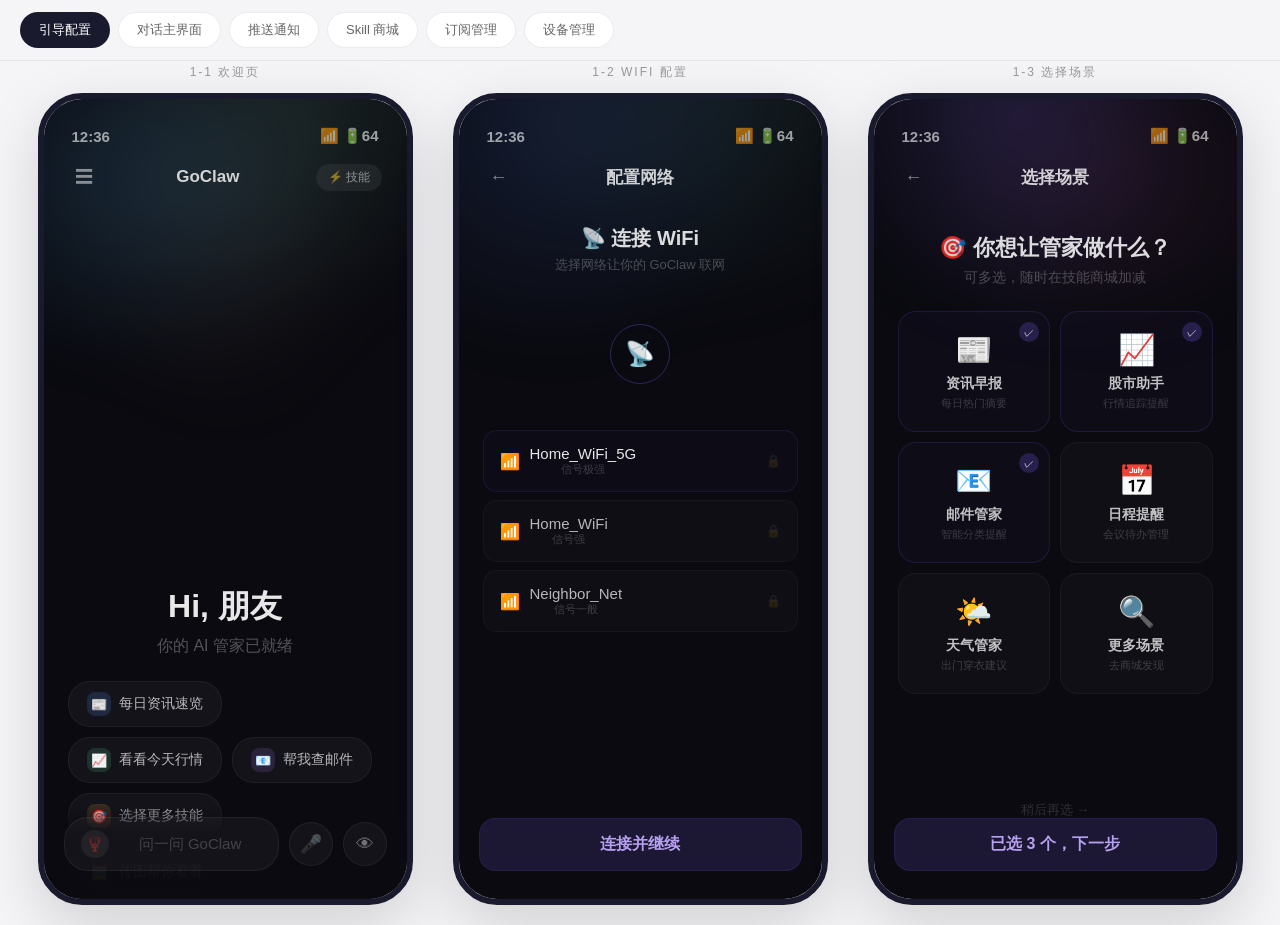
<file: goclaw-ui/index.html>
<!DOCTYPE html>
<html lang="zh-CN">
<head>
<meta charset="UTF-8">
<meta name="viewport" content="width=device-width, initial-scale=1.0">
<title>GoClaw App UI V3 - Aurora Style</title>
<style>
* { margin: 0; padding: 0; box-sizing: border-box; }
body { font-family: -apple-system, BlinkMacSystemFont, 'PingFang SC', 'SF Pro Display', sans-serif; background: #f5f5f7; color: #fff; }

.nav { position: fixed; top: 0; left: 0; right: 0; background: rgba(245,245,247,0.9); backdrop-filter: blur(30px); border-bottom: 1px solid rgba(0,0,0,0.06); z-index: 100; display: flex; align-items: center; padding: 12px 20px; gap: 8px; overflow-x: auto; }
.nav-btn { padding: 8px 18px; border: 1px solid rgba(0,0,0,0.08); border-radius: 20px; font-size: 13px; cursor: pointer; white-space: nowrap; background: #fff; color: #666; transition: all 0.3s; }
.nav-btn.active { background: #1a1a2e; color: #fff; border-color: transparent; }

.page-container { display: none; padding: 64px 20px 20px; justify-content: center; gap: 40px; flex-wrap: wrap; }
.page-container.active { display: flex; }
.phone-wrapper { text-align: center; }
.phone-label { font-size: 12px; color: #999; margin-bottom: 12px; letter-spacing: 2px; text-transform: uppercase; }
.phone { width: 375px; height: 812px; border-radius: 44px; border: 6px solid #1a1a2e; overflow: hidden; position: relative; box-shadow: 0 20px 60px rgba(0,0,0,0.15); }

/* Aurora background */
.aurora-bg { position: absolute; inset: 0; background: #0a0a10; overflow: hidden; }
.aurora-bg::before { content: ''; position: absolute; top: -20%; left: -10%; width: 120%; height: 60%; background: radial-gradient(ellipse at 30% 50%, rgba(56,120,160,0.25) 0%, transparent 55%), radial-gradient(ellipse at 70% 30%, rgba(100,160,120,0.15) 0%, transparent 50%), radial-gradient(ellipse at 50% 60%, rgba(160,120,80,0.08) 0%, transparent 50%); filter: blur(30px); }
.aurora-bg.warm::before { background: radial-gradient(ellipse at 40% 40%, rgba(180,100,60,0.2) 0%, transparent 50%), radial-gradient(ellipse at 60% 50%, rgba(120,80,160,0.15) 0%, transparent 50%); }
.aurora-bg.cool::before { background: radial-gradient(ellipse at 30% 40%, rgba(60,100,180,0.2) 0%, transparent 55%), radial-gradient(ellipse at 70% 30%, rgba(80,160,140,0.12) 0%, transparent 50%); }
.aurora-bg.purple::before { background: radial-gradient(ellipse at 40% 35%, rgba(100,80,180,0.25) 0%, transparent 50%), radial-gradient(ellipse at 65% 50%, rgba(160,60,120,0.12) 0%, transparent 50%); }

.status-bar { height: 54px; display: flex; align-items: flex-end; justify-content: space-between; padding: 0 28px 8px; font-size: 15px; font-weight: 600; color: rgba(255,255,255,0.6); position: relative; z-index: 10; }
.screen { height: calc(100% - 54px); overflow-y: auto; position: relative; z-index: 1; }
.screen::-webkit-scrollbar { display: none; }

/* Top bar inside screen */
.top-bar { display: flex; align-items: center; justify-content: space-between; padding: 8px 24px 12px; }
.top-bar-icon { width: 32px; height: 32px; display: flex; align-items: center; justify-content: center; color: rgba(255,255,255,0.5); font-size: 18px; }
.top-bar-title { font-size: 17px; font-weight: 600; color: rgba(255,255,255,0.8); }
.top-bar-action { padding: 5px 12px; background: rgba(255,255,255,0.06); border-radius: 14px; font-size: 12px; color: rgba(255,255,255,0.5); display: flex; align-items: center; gap: 4px; }

/* Pill chips */
.chip { display: inline-flex; align-items: center; gap: 8px; padding: 10px 18px; background: rgba(255,255,255,0.04); border: 1px solid rgba(255,255,255,0.05); border-radius: 22px; font-size: 14px; color: rgba(255,255,255,0.7); transition: all 0.3s; white-space: nowrap; }
.chip:hover { background: rgba(255,255,255,0.07); }
.chip-icon { width: 24px; height: 24px; border-radius: 8px; display: flex; align-items: center; justify-content: center; font-size: 13px; }
.chip-icon.blue { background: rgba(80,130,220,0.2); color: #6BA3F7; }
.chip-icon.green { background: rgba(80,180,120,0.2); color: #5EC090; }
.chip-icon.purple { background: rgba(140,100,200,0.2); color: #A78BFA; }
.chip-icon.orange { background: rgba(220,140,60,0.2); color: #F0A050; }
.chip-icon.pink { background: rgba(200,80,120,0.2); color: #F06090; }
.chip-icon.cyan { background: rgba(60,180,200,0.2); color: #40C8D0; }
.chip.highlight { background: rgba(100,80,200,0.12); border-color: rgba(100,80,200,0.2); }

/* Bottom input bar */
.input-bar { position: absolute; bottom: 0; left: 0; right: 0; padding: 12px 20px 28px; background: linear-gradient(transparent, rgba(10,10,16,0.95) 30%); z-index: 10; }
.input-bar-inner { display: flex; align-items: center; gap: 10px; }
.input-field { flex: 1; display: flex; align-items: center; gap: 10px; padding: 12px 16px; background: rgba(255,255,255,0.04); border: 1px solid rgba(255,255,255,0.06); border-radius: 24px; }
.input-field-icon { width: 28px; height: 28px; border-radius: 50%; background: rgba(255,255,255,0.06); display: flex; align-items: center; justify-content: center; font-size: 14px; color: rgba(255,255,255,0.3); flex-shrink: 0; }
.input-field-text { font-size: 15px; color: rgba(255,255,255,0.2); flex: 1; }
.input-action { width: 44px; height: 44px; border-radius: 50%; display: flex; align-items: center; justify-content: center; font-size: 18px; color: rgba(255,255,255,0.4); background: rgba(255,255,255,0.04); border: 1px solid rgba(255,255,255,0.06); flex-shrink: 0; }

/* Tab bar */
.tab-bar { display: flex; background: rgba(10,10,16,0.95); backdrop-filter: blur(30px); border-top: 1px solid rgba(255,255,255,0.03); padding: 8px 0 28px; }
.tab-item { flex: 1; display: flex; flex-direction: column; align-items: center; gap: 3px; font-size: 10px; color: rgba(255,255,255,0.2); padding: 4px; }
.tab-item.active { color: rgba(255,255,255,0.7); }
.tab-icon { font-size: 20px; }
.tab-dot { width: 4px; height: 4px; border-radius: 50%; background: transparent; }
.tab-item.active .tab-dot { background: rgba(255,255,255,0.5); }

/* ===== Chat messages ===== */
.chat-area { padding: 12px 20px 140px; }
.msg { margin-bottom: 16px; display: flex; gap: 10px; }
.msg.user { flex-direction: row-reverse; }
.msg-avatar { width: 32px; height: 32px; border-radius: 12px; flex-shrink: 0; display: flex; align-items: center; justify-content: center; font-size: 16px; }
.msg.bot .msg-avatar { background: rgba(100,80,200,0.15); border: 1px solid rgba(100,80,200,0.1); }
.msg.user .msg-avatar { background: rgba(255,255,255,0.06); }
.msg-bubble { max-width: 78%; padding: 14px 18px; border-radius: 20px; font-size: 14px; line-height: 1.7; }
.msg.bot .msg-bubble { background: rgba(255,255,255,0.04); border: 1px solid rgba(255,255,255,0.04); border-bottom-left-radius: 6px; color: rgba(255,255,255,0.75); }
.msg.user .msg-bubble { background: rgba(100,80,200,0.15); border: 1px solid rgba(100,80,200,0.1); border-bottom-right-radius: 6px; color: rgba(255,255,255,0.85); }
.msg-time { font-size: 11px; color: rgba(255,255,255,0.12); text-align: center; margin: 20px 0 12px; }

/* News embed */
.news-embed { margin-top: 10px; }
.news-embed-item { display: flex; gap: 8px; align-items: flex-start; padding: 8px 0; border-bottom: 1px solid rgba(255,255,255,0.03); }
.news-embed-item:last-child { border-bottom: none; }
.news-embed-tag { font-size: 10px; padding: 2px 6px; border-radius: 4px; font-weight: 600; flex-shrink: 0; letter-spacing: 0.3px; }
.news-embed-tag.tech { background: rgba(80,130,220,0.12); color: #6BA3F7; }
.news-embed-tag.fin { background: rgba(220,160,60,0.12); color: #E8B040; }
.news-embed-tag.soc { background: rgba(80,180,120,0.12); color: #5EC090; }
.news-embed-text { font-size: 13px; color: rgba(255,255,255,0.55); line-height: 1.5; }

/* Stock grid */
.stock-grid { display: grid; grid-template-columns: 1fr 1fr; gap: 8px; margin-top: 10px; }
.stock-cell { background: rgba(255,255,255,0.02); border: 1px solid rgba(255,255,255,0.03); border-radius: 14px; padding: 12px; text-align: center; }
.stock-name { font-size: 11px; color: rgba(255,255,255,0.3); }
.stock-price { font-size: 18px; font-weight: 800; color: rgba(255,255,255,0.85); margin: 4px 0 2px; font-variant-numeric: tabular-nums; }
.stock-chg { font-size: 12px; font-weight: 600; }
.stock-chg.up { color: #E05050; }
.stock-chg.dn { color: #40C090; }

/* ===== Notification cards ===== */
.notif-area { padding: 16px 16px 20px; }
.ncard { background: rgba(255,255,255,0.025); border: 1px solid rgba(255,255,255,0.04); border-radius: 20px; padding: 20px; margin-bottom: 12px; }
.ncard-head { display: flex; align-items: center; gap: 12px; margin-bottom: 14px; }
.ncard-icon { width: 40px; height: 40px; border-radius: 12px; display: flex; align-items: center; justify-content: center; font-size: 18px; }
.ncard-icon.news { background: rgba(80,130,220,0.1); }
.ncard-icon.stock { background: rgba(220,160,60,0.1); }
.ncard-icon.email { background: rgba(80,180,120,0.1); }
.ncard-title { font-size: 15px; font-weight: 600; color: rgba(255,255,255,0.8); }
.ncard-time { font-size: 12px; color: rgba(255,255,255,0.2); }
.ncard-body { font-size: 14px; color: rgba(255,255,255,0.5); line-height: 1.7; }
.ncard-body li { margin-bottom: 4px; }
.ncard-body b { color: rgba(255,255,255,0.6); }

.email-row { display: flex; align-items: center; gap: 12px; padding: 12px 0; border-bottom: 1px solid rgba(255,255,255,0.025); }
.email-row:last-child { border-bottom: none; }
.email-ava { width: 36px; height: 36px; border-radius: 10px; background: rgba(255,255,255,0.04); display: flex; align-items: center; justify-content: center; font-size: 13px; color: rgba(255,255,255,0.4); flex-shrink: 0; }
.email-info { flex: 1; }
.email-from { font-size: 14px; font-weight: 600; color: rgba(255,255,255,0.7); }
.email-subj { font-size: 12px; color: rgba(255,255,255,0.3); margin-top: 2px; }
.email-badge { background: rgba(220,60,60,0.15); color: #E06060; font-size: 10px; padding: 3px 8px; border-radius: 8px; font-weight: 700; }

/* ===== Skill store ===== */
.skill-area { padding: 0 0 100px; }
.skill-banner { padding: 20px 24px; }
.skill-banner h2 { font-size: 24px; font-weight: 800; color: rgba(255,255,255,0.85); }
.skill-search { margin: 0 20px 20px; padding: 12px 18px; background: rgba(255,255,255,0.03); border: 1px solid rgba(255,255,255,0.04); border-radius: 16px; font-size: 14px; color: rgba(255,255,255,0.15); display: flex; align-items: center; gap: 8px; }
.skill-sect { padding: 0 20px; margin-bottom: 24px; }
.skill-sect-title { font-size: 15px; font-weight: 700; color: rgba(255,255,255,0.5); margin-bottom: 14px; }
.skill-scroll { display: flex; gap: 10px; overflow-x: auto; margin: 0 -20px; padding: 0 20px 4px; }
.scard { min-width: 150px; background: rgba(255,255,255,0.025); border: 1px solid rgba(255,255,255,0.04); border-radius: 18px; padding: 18px 14px; }
.scard-icon { font-size: 28px; margin-bottom: 10px; }
.scard-name { font-size: 14px; font-weight: 600; color: rgba(255,255,255,0.8); margin-bottom: 4px; }
.scard-desc { font-size: 11px; color: rgba(255,255,255,0.25); line-height: 1.5; margin-bottom: 12px; height: 33px; overflow: hidden; }
.scard-foot { display: flex; align-items: center; justify-content: space-between; }
.scard-cnt { font-size: 10px; color: rgba(255,255,255,0.15); }
.scard-btn { padding: 5px 12px; border-radius: 10px; font-size: 11px; font-weight: 600; border: none; }
.scard-btn.done { background: rgba(255,255,255,0.04); color: rgba(255,255,255,0.25); }
.scard-btn.get { background: rgba(100,80,200,0.15); color: #A78BFA; }
.scard-btn.pro { background: rgba(220,160,60,0.1); color: #E8B040; border: 1px solid rgba(220,160,60,0.1); }

.slist { padding: 0 20px; }
.slist-item { display: flex; gap: 14px; padding: 14px 0; border-bottom: 1px solid rgba(255,255,255,0.025); align-items: center; }
.slist-icon { width: 46px; height: 46px; border-radius: 14px; display: flex; align-items: center; justify-content: center; font-size: 20px; flex-shrink: 0; }
.slist-info { flex: 1; }
.slist-name { font-size: 15px; font-weight: 600; color: rgba(255,255,255,0.75); }
.slist-desc { font-size: 12px; color: rgba(255,255,255,0.25); margin-top: 2px; }
.slist-meta { font-size: 10px; color: rgba(255,255,255,0.12); margin-top: 3px; }

/* ===== Sub & Device ===== */
.sub-area { padding: 20px; }
.usage-card { background: rgba(255,255,255,0.025); border: 1px solid rgba(255,255,255,0.04); border-radius: 20px; padding: 22px; margin-bottom: 20px; }
.usage-label { font-size: 14px; color: rgba(255,255,255,0.5); margin-bottom: 14px; }
.usage-bar-bg { height: 6px; background: rgba(255,255,255,0.04); border-radius: 3px; overflow: hidden; }
.usage-bar-fill { height: 100%; border-radius: 3px; background: linear-gradient(90deg, rgba(100,80,200,0.7), rgba(200,80,140,0.6)); }
.usage-row { display: flex; justify-content: space-between; font-size: 12px; color: rgba(255,255,255,0.2); margin-top: 8px; }
.usage-warn { display: flex; align-items: center; gap: 6px; padding: 10px 14px; background: rgba(220,160,60,0.05); border: 1px solid rgba(220,160,60,0.08); border-radius: 12px; margin-top: 14px; font-size: 13px; color: rgba(220,180,80,0.7); }

.plan-card { background: rgba(255,255,255,0.02); border: 1px solid rgba(255,255,255,0.04); border-radius: 20px; padding: 24px; margin-bottom: 12px; position: relative; }
.plan-card.rec { border-color: rgba(100,80,200,0.15); background: rgba(100,80,200,0.03); }
.plan-badge { position: absolute; top: -9px; right: 18px; background: rgba(100,80,200,0.25); color: #B8A0F0; font-size: 10px; padding: 3px 10px; border-radius: 8px; font-weight: 700; }
.plan-name { font-size: 15px; font-weight: 700; color: rgba(255,255,255,0.7); }
.plan-price { font-size: 30px; font-weight: 900; color: rgba(255,255,255,0.8); margin: 4px 0; }
.plan-price span { font-size: 14px; font-weight: 400; color: rgba(255,255,255,0.2); }
.plan-feat { font-size: 13px; color: rgba(255,255,255,0.35); margin: 4px 0; display: flex; align-items: center; gap: 8px; }
.plan-btn { width: 100%; padding: 13px; border: none; border-radius: 14px; font-size: 15px; font-weight: 600; margin-top: 16px; cursor: pointer; }
.plan-btn.primary { background: rgba(100,80,200,0.2); color: #B8A0F0; }
.plan-btn.muted { background: rgba(255,255,255,0.03); color: rgba(255,255,255,0.2); }

.dev-card { background: rgba(255,255,255,0.02); border: 1px solid rgba(255,255,255,0.04); border-radius: 22px; padding: 28px; margin: 16px 20px; text-align: center; }
.dev-box { width: 120px; height: 76px; background: rgba(255,255,255,0.02); border: 1px solid rgba(255,255,255,0.04); border-radius: 14px; margin: 0 auto 16px; display: flex; align-items: center; justify-content: center; }
.dev-led { width: 10px; height: 10px; border-radius: 50%; background: #40C090; box-shadow: 0 0 12px rgba(64,192,144,0.4); animation: blink 3s infinite; }
@keyframes blink { 0%,100%{opacity:1}50%{opacity:0.5} }
.dev-name { font-size: 18px; font-weight: 700; color: rgba(255,255,255,0.85); }
.dev-model { font-size: 12px; color: rgba(255,255,255,0.2); margin-top: 3px; }
.dev-stats { display: flex; justify-content: space-around; margin-top: 20px; padding-top: 18px; border-top: 1px solid rgba(255,255,255,0.03); }
.dev-stat-val { font-size: 18px; font-weight: 800; color: rgba(255,255,255,0.7); }
.dev-stat-lbl { font-size: 10px; color: rgba(255,255,255,0.2); margin-top: 2px; }

.dev-actions { padding: 0 20px; }
.dev-sect-title { font-size: 14px; font-weight: 600; color: rgba(255,255,255,0.3); margin-bottom: 10px; }
.dev-act { display: flex; align-items: center; gap: 14px; padding: 14px 16px; background: rgba(255,255,255,0.02); border: 1px solid rgba(255,255,255,0.03); border-radius: 16px; margin-bottom: 6px; }
.dev-act-icon { width: 38px; height: 38px; border-radius: 10px; display: flex; align-items: center; justify-content: center; font-size: 16px; }
.dev-act-text { flex: 1; }
.dev-act-name { font-size: 14px; color: rgba(255,255,255,0.7); }
.dev-act-desc { font-size: 11px; color: rgba(255,255,255,0.2); margin-top: 1px; }
.dev-act-arr { color: rgba(255,255,255,0.08); font-size: 16px; }

/* Voice */
.voice-screen { display: flex; flex-direction: column; align-items: center; justify-content: center; height: 100%; position: relative; }
.voice-orb { width: 140px; height: 140px; border-radius: 50%; background: radial-gradient(circle, rgba(100,80,200,0.2) 0%, transparent 70%); display: flex; align-items: center; justify-content: center; position: relative; }
.voice-orb::before, .voice-orb::after { content: ''; position: absolute; border-radius: 50%; border: 1px solid rgba(100,80,200,0.1); }
.voice-orb::before { inset: -12px; animation: expand 2s infinite; }
.voice-orb::after { inset: -28px; animation: expand 2s infinite 0.6s; }
@keyframes expand { 0%{transform:scale(1);opacity:0.8} 100%{transform:scale(1.2);opacity:0} }
.voice-core { width: 72px; height: 72px; border-radius: 50%; background: linear-gradient(135deg, rgba(100,80,200,0.4), rgba(160,60,140,0.3)); display: flex; align-items: center; justify-content: center; font-size: 30px; }
.voice-label { font-size: 17px; font-weight: 600; color: rgba(160,140,240,0.8); margin-top: 28px; }
.voice-text { font-size: 14px; color: rgba(255,255,255,0.2); margin-top: 8px; }
.voice-bars { display: flex; gap: 3px; margin-top: 24px; align-items: center; }
.voice-bar { width: 2.5px; border-radius: 2px; background: rgba(140,120,220,0.5); animation: vb .8s infinite; }
@keyframes vb { 0%,100%{transform:scaleY(1)} 50%{transform:scaleY(0.3)} }
.voice-hint { font-size: 12px; color: rgba(255,255,255,0.12); margin-top: 40px; }
.voice-stop { width: 56px; height: 56px; border-radius: 50%; background: rgba(220,60,60,0.2); border: 1px solid rgba(220,60,60,0.15); display: flex; align-items: center; justify-content: center; font-size: 24px; margin-top: 14px; cursor: pointer; }

/* Onboard specific */
.onboard-content { display: flex; flex-direction: column; height: 100%; }
.onboard-hero { flex: 1; display: flex; flex-direction: column; justify-content: flex-end; padding: 0 28px 0; }
.onboard-greeting { font-size: 32px; font-weight: 800; color: rgba(255,255,255,0.9); line-height: 1.3; }
.onboard-sub { font-size: 16px; color: rgba(255,255,255,0.3); margin-top: 8px; }
.onboard-chips { padding: 24px 24px 0; display: flex; flex-wrap: wrap; gap: 10px; }
.onboard-bottom { padding: 20px 24px 0; }

/* Scene chips */
.scene-area { padding: 28px 24px 120px; }
.scene-title { font-size: 22px; font-weight: 800; color: rgba(255,255,255,0.85); margin-bottom: 6px; }
.scene-sub { font-size: 14px; color: rgba(255,255,255,0.25); margin-bottom: 24px; }
.scene-grid { display: grid; grid-template-columns: 1fr 1fr; gap: 10px; }
.scene-item { background: rgba(255,255,255,0.025); border: 1px solid rgba(255,255,255,0.04); border-radius: 18px; padding: 20px 14px; text-align: center; position: relative; transition: all 0.3s; }
.scene-item.on { border-color: rgba(100,80,200,0.2); background: rgba(100,80,200,0.04); }
.scene-item.on::after { content: '✓'; position: absolute; top: 10px; right: 10px; width: 20px; height: 20px; background: rgba(100,80,200,0.3); border-radius: 50%; font-size: 10px; display: flex; align-items: center; justify-content: center; }
.scene-emoji { font-size: 30px; margin-bottom: 8px; }
.scene-name { font-size: 14px; font-weight: 600; color: rgba(255,255,255,0.75); }
.scene-desc { font-size: 11px; color: rgba(255,255,255,0.2); margin-top: 3px; }

.float-btn { position: absolute; bottom: 28px; left: 20px; right: 20px; padding: 15px; background: rgba(100,80,200,0.2); border: 1px solid rgba(100,80,200,0.15); border-radius: 16px; text-align: center; font-size: 16px; font-weight: 600; color: #B8A0F0; z-index: 10; backdrop-filter: blur(10px); }
.float-skip { text-align: center; position: absolute; bottom: 80px; left: 0; right: 0; font-size: 13px; color: rgba(255,255,255,0.15); z-index: 10; }

/* WiFi */
.wifi-area { padding: 20px 24px; }
.wifi-title { font-size: 20px; font-weight: 700; color: rgba(255,255,255,0.85); margin-bottom: 4px; }
.wifi-sub { font-size: 13px; color: rgba(255,255,255,0.25); margin-bottom: 20px; }
.wifi-anim { height: 120px; display: flex; align-items: center; justify-content: center; margin-bottom: 16px; position: relative; }
.wifi-pulse { position: absolute; width: 60px; height: 60px; border-radius: 50%; border: 1px solid rgba(100,80,200,0.15); }
.wifi-pulse:nth-child(1) { animation: wp 2s infinite; }
.wifi-pulse:nth-child(2) { animation: wp 2s infinite 0.4s; }
.wifi-pulse:nth-child(3) { animation: wp 2s infinite 0.8s; }
@keyframes wp { 0%{transform:scale(1);opacity:0.8} 100%{transform:scale(2.2);opacity:0} }
.wifi-pulse-icon { font-size: 24px; position: relative; z-index: 1; }
.wifi-row { display: flex; align-items: center; justify-content: space-between; padding: 14px 16px; background: rgba(255,255,255,0.02); border: 1px solid rgba(255,255,255,0.03); border-radius: 14px; margin-bottom: 8px; }
.wifi-row.on { border-color: rgba(100,80,200,0.15); background: rgba(100,80,200,0.03); }
.wifi-row-left { display: flex; align-items: center; gap: 10px; }
.wifi-row-name { font-size: 15px; color: rgba(255,255,255,0.7); }
.wifi-row.on .wifi-row-name { color: rgba(255,255,255,0.9); }
.wifi-row-sig { font-size: 11px; color: rgba(255,255,255,0.2); }
.wifi-row-lock { font-size: 12px; color: rgba(255,255,255,0.12); }
</style>
</head>
<body>

<div class="nav">
  <button class="nav-btn active" onclick="showPage('onboard')">引导配置</button>
  <button class="nav-btn" onclick="showPage('chat')">对话主界面</button>
  <button class="nav-btn" onclick="showPage('notif')">推送通知</button>
  <button class="nav-btn" onclick="showPage('skill')">Skill 商城</button>
  <button class="nav-btn" onclick="showPage('sub')">订阅管理</button>
  <button class="nav-btn" onclick="showPage('device')">设备管理</button>
</div>

<!-- ===== 1: Onboarding ===== -->
<div class="page-container active" id="page-onboard">

  <div class="phone-wrapper">
    <div class="phone-label">1-1 欢迎页</div>
    <div class="phone">
      <div class="aurora-bg"></div>
      <div class="status-bar"><span>12:36</span><span>📶 🔋64</span></div>
      <div class="screen">
        <div class="top-bar">
          <div class="top-bar-icon">☰</div>
          <div class="top-bar-title">GoClaw</div>
          <div class="top-bar-action">⚡ 技能</div>
        </div>
        <div class="onboard-content">
          <div class="onboard-hero">
            <div class="onboard-greeting">Hi, 朋友</div>
            <div class="onboard-sub">你的 AI 管家已就绪</div>
          </div>
          <div class="onboard-chips">
            <div class="chip"><div class="chip-icon blue">📰</div> 每日资讯速览</div>
            <div class="chip"><div class="chip-icon green">📈</div> 看看今天行情</div>
            <div class="chip"><div class="chip-icon purple">📧</div> 帮我查邮件</div>
            <div class="chip"><div class="chip-icon orange">🎯</div> 选择更多技能</div>
            <div class="chip"><div class="chip-icon pink">🖼️</div> 传图帮你看看</div>
            <div class="chip highlight"><div class="chip-icon cyan">🔥</div> 近期热点速看</div>
          </div>
        </div>
        <div class="input-bar">
          <div class="input-bar-inner">
            <div class="input-field">
              <div class="input-field-icon">🦞</div>
              <div class="input-field-text">问一问 GoClaw</div>
            </div>
            <div class="input-action">🎤</div>
            <div class="input-action">👁</div>
          </div>
        </div>
      </div>
    </div>
  </div>

  <div class="phone-wrapper">
    <div class="phone-label">1-2 WiFi 配置</div>
    <div class="phone">
      <div class="aurora-bg cool"></div>
      <div class="status-bar"><span>12:36</span><span>📶 🔋64</span></div>
      <div class="screen">
        <div class="top-bar">
          <div class="top-bar-icon">←</div>
          <div class="top-bar-title">配置网络</div>
          <div style="width:32px"></div>
        </div>
        <div class="wifi-area">
          <div class="wifi-title">📡 连接 WiFi</div>
          <div class="wifi-sub">选择网络让你的 GoClaw 联网</div>
          <div class="wifi-anim">
            <div class="wifi-pulse"></div><div class="wifi-pulse"></div><div class="wifi-pulse"></div>
            <div class="wifi-pulse-icon">📡</div>
          </div>
          <div class="wifi-row on">
            <div class="wifi-row-left"><span>📶</span><div><div class="wifi-row-name">Home_WiFi_5G</div><div class="wifi-row-sig">信号极强</div></div></div>
            <span class="wifi-row-lock">🔒</span>
          </div>
          <div class="wifi-row">
            <div class="wifi-row-left"><span>📶</span><div><div class="wifi-row-name">Home_WiFi</div><div class="wifi-row-sig">信号强</div></div></div>
            <span class="wifi-row-lock">🔒</span>
          </div>
          <div class="wifi-row">
            <div class="wifi-row-left"><span>📶</span><div><div class="wifi-row-name">Neighbor_Net</div><div class="wifi-row-sig">信号一般</div></div></div>
            <span class="wifi-row-lock">🔒</span>
          </div>
        </div>
        <div class="float-btn">连接并继续</div>
      </div>
    </div>
  </div>

  <div class="phone-wrapper">
    <div class="phone-label">1-3 选择场景</div>
    <div class="phone">
      <div class="aurora-bg purple"></div>
      <div class="status-bar"><span>12:36</span><span>📶 🔋64</span></div>
      <div class="screen">
        <div class="top-bar">
          <div class="top-bar-icon">←</div>
          <div class="top-bar-title">选择场景</div>
          <div style="width:32px"></div>
        </div>
        <div class="scene-area">
          <div class="scene-title">🎯 你想让管家做什么？</div>
          <div class="scene-sub">可多选，随时在技能商城加减</div>
          <div class="scene-grid">
            <div class="scene-item on"><div class="scene-emoji">📰</div><div class="scene-name">资讯早报</div><div class="scene-desc">每日热门摘要</div></div>
            <div class="scene-item on"><div class="scene-emoji">📈</div><div class="scene-name">股市助手</div><div class="scene-desc">行情追踪提醒</div></div>
            <div class="scene-item on"><div class="scene-emoji">📧</div><div class="scene-name">邮件管家</div><div class="scene-desc">智能分类提醒</div></div>
            <div class="scene-item"><div class="scene-emoji">📅</div><div class="scene-name">日程提醒</div><div class="scene-desc">会议待办管理</div></div>
            <div class="scene-item"><div class="scene-emoji">🌤️</div><div class="scene-name">天气管家</div><div class="scene-desc">出门穿衣建议</div></div>
            <div class="scene-item"><div class="scene-emoji">🔍</div><div class="scene-name">更多场景</div><div class="scene-desc">去商城发现</div></div>
          </div>
        </div>
        <div class="float-skip">稍后再选 →</div>
        <div class="float-btn">已选 3 个，下一步</div>
      </div>
    </div>
  </div>
</div>

<!-- ===== 2: Chat ===== -->
<div class="page-container" id="page-chat">
  <div class="phone-wrapper">
    <div class="phone-label">2-1 对话主界面</div>
    <div class="phone">
      <div class="aurora-bg"></div>
      <div class="status-bar"><span>09:35</span><span>📶 🔋64</span></div>
      <div class="screen" style="display:flex;flex-direction:column;">
        <div class="top-bar">
          <div class="top-bar-icon">☰</div>
          <div class="top-bar-title">GoClaw</div>
          <div class="top-bar-action">⚡ 技能</div>
        </div>
        <div style="display:flex;gap:8px;padding:0 20px 10px;overflow-x:auto;">
          <div class="chip" style="padding:7px 14px;font-size:13px;"><div class="chip-icon blue" style="width:20px;height:20px;border-radius:6px;font-size:11px;">📰</div> 今日资讯</div>
          <div class="chip" style="padding:7px 14px;font-size:13px;"><div class="chip-icon green" style="width:20px;height:20px;border-radius:6px;font-size:11px;">📈</div> 看行情</div>
          <div class="chip" style="padding:7px 14px;font-size:13px;"><div class="chip-icon purple" style="width:20px;height:20px;border-radius:6px;font-size:11px;">📧</div> 查邮件</div>
        </div>
        <div class="chat-area" style="flex:1;overflow-y:auto;">
          <div class="msg-time">今天 08:00</div>
          <div class="msg bot">
            <div class="msg-avatar">🦞</div>
            <div class="msg-bubble">
              ☀️ 早安！今日要闻：
              <div class="news-embed">
                <div class="news-embed-item"><span class="news-embed-tag tech">科技</span><span class="news-embed-text">OpenAI 发布 GPT-6，推理 ×3</span></div>
                <div class="news-embed-item"><span class="news-embed-tag fin">财经</span><span class="news-embed-text">A 股三大指数高开，半导体领涨</span></div>
                <div class="news-embed-item"><span class="news-embed-tag soc">社会</span><span class="news-embed-text">北京发布暴雨蓝色预警</span></div>
              </div>
            </div>
          </div>
          <div class="msg-time">09:35</div>
          <div class="msg user"><div class="msg-avatar">👤</div><div class="msg-bubble">今天A股怎么样</div></div>
          <div class="msg bot">
            <div class="msg-avatar">🦞</div>
            <div class="msg-bubble">
              截至 09:35：<br>
              上证 3,287 <span style="color:#E05050">+0.82%</span><br>
              深证 10,892 <span style="color:#E05050">+1.15%</span><br>
              创业板 2,156 <span style="color:#E05050">+1.43%</span><br><br>
              <span style="color:rgba(255,255,255,0.3)">你的自选：</span><br>
              黄金 ETF <span style="color:#E05050">+0.35%</span> · 红利 ETF <span style="color:#E05050">+0.68%</span>
            </div>
          </div>
          <div class="msg user"><div class="msg-avatar">👤</div><div class="msg-bubble">有张总的邮件吗</div></div>
          <div class="msg bot">
            <div class="msg-avatar">🦞</div>
            <div class="msg-bubble">
              找到 1 封：<br><br>
              📧 <b>关于Q2项目进度</b><br>
              <span style="color:rgba(255,255,255,0.25)">张总 · 08:52</span><br><br>
              摘要：请本周五前提交阶段报告。<br><br>
              <span style="color:rgba(160,140,240,0.7)">需要帮你回复吗？</span>
            </div>
          </div>
        </div>
        <div class="input-bar" style="position:relative;">
          <div class="input-bar-inner">
            <div class="input-field"><div class="input-field-icon">🦞</div><div class="input-field-text">输入消息...</div></div>
            <div class="input-action">🎤</div>
            <div class="input-action">➤</div>
          </div>
        </div>
        <div class="tab-bar">
          <div class="tab-item active"><span class="tab-icon">💬</span>对话<div class="tab-dot"></div></div>
          <div class="tab-item"><span class="tab-icon">📦</span>技能<div class="tab-dot"></div></div>
          <div class="tab-item"><span class="tab-icon">📱</span>设备<div class="tab-dot"></div></div>
          <div class="tab-item"><span class="tab-icon">👤</span>我的<div class="tab-dot"></div></div>
        </div>
      </div>
    </div>
  </div>

  <div class="phone-wrapper">
    <div class="phone-label">2-2 语音输入</div>
    <div class="phone">
      <div class="aurora-bg warm"></div>
      <div class="status-bar"><span>09:36</span><span>📶 🔋64</span></div>
      <div class="screen">
        <div class="voice-screen">
          <div class="voice-orb"><div class="voice-core">🎤</div></div>
          <div class="voice-label">正在聆听...</div>
          <div class="voice-text">"回复张总，说周三可以..."</div>
          <div class="voice-bars">
            <div class="voice-bar" style="height:14px;animation-delay:0s"></div>
            <div class="voice-bar" style="height:24px;animation-delay:.1s"></div>
            <div class="voice-bar" style="height:18px;animation-delay:.2s"></div>
            <div class="voice-bar" style="height:28px;animation-delay:.3s"></div>
            <div class="voice-bar" style="height:12px;animation-delay:.4s"></div>
            <div class="voice-bar" style="height:22px;animation-delay:.5s"></div>
            <div class="voice-bar" style="height:16px;animation-delay:.6s"></div>
            <div class="voice-bar" style="height:26px;animation-delay:.15s"></div>
            <div class="voice-bar" style="height:10px;animation-delay:.45s"></div>
          </div>
          <div class="voice-hint">松开发送，上滑取消</div>
          <div class="voice-stop">🎤</div>
        </div>
      </div>
    </div>
  </div>
</div>

<!-- ===== 3: Notifications ===== -->
<div class="page-container" id="page-notif">
  <div class="phone-wrapper">
    <div class="phone-label">3-1 推送通知</div>
    <div class="phone">
      <div class="aurora-bg cool"></div>
      <div class="status-bar"><span>08:00</span><span>📶 🔋64</span></div>
      <div class="screen">
        <div class="top-bar"><div class="top-bar-icon">←</div><div class="top-bar-title">通知</div><div style="width:32px"></div></div>
        <div class="notif-area">
          <div class="ncard">
            <div class="ncard-head"><div class="ncard-icon news">📰</div><div><div class="ncard-title">资讯早报</div><div class="ncard-time">今天 08:00</div></div></div>
            <div class="ncard-body">
              ☀️ 早安，今日要闻（3月10日）：
              <ul style="padding-left:16px;margin-top:6px;">
                <li><b style="color:#6BA3F7">【科技】</b>OpenAI 发布 GPT-6 — 推理 ×3，降价 40%</li>
                <li><b style="color:#E8B040">【财经】</b>A 股三大指数高开 — 半导体领涨</li>
                <li><b style="color:#5EC090">【社会】</b>北京暴雨蓝色预警</li>
                <li><b style="color:#60A5FA">【国际】</b>欧盟通过 AI 监管新框架</li>
                <li><b style="color:#F06090">【体育】</b>中国女足亚洲杯出线</li>
              </ul>
            </div>
          </div>
          <div class="ncard">
            <div class="ncard-head"><div class="ncard-icon stock">📈</div><div><div class="ncard-title">收盘复盘</div><div class="ncard-time">今天 15:30</div></div></div>
            <div class="ncard-body">今日大盘收涨，你的自选：</div>
            <div class="stock-grid">
              <div class="stock-cell"><div class="stock-name">黄金 ETF</div><div class="stock-price">5.832</div><div class="stock-chg up">+0.35%</div></div>
              <div class="stock-cell"><div class="stock-name">红利 ETF</div><div class="stock-price">1.285</div><div class="stock-chg up">+0.68%</div></div>
              <div class="stock-cell"><div class="stock-name">欧洲 ETF</div><div class="stock-price">1.142</div><div class="stock-chg dn">-0.24%</div></div>
              <div class="stock-cell"><div class="stock-name">港股 ETF</div><div class="stock-price">0.978</div><div class="stock-chg up">+1.12%</div></div>
            </div>
          </div>
          <div class="ncard">
            <div class="ncard-head"><div class="ncard-icon email">📧</div><div><div class="ncard-title">邮件提醒</div><div class="ncard-time">今天 09:15</div></div></div>
            <div class="ncard-body">你有 3 封新邮件，其中 1 封重要：</div>
            <div class="email-row"><div class="email-ava">张</div><div class="email-info"><div class="email-from">张总</div><div class="email-subj">Q2 项目进度 — 请本周五前提交</div></div><span class="email-badge">重要</span></div>
            <div class="email-row"><div class="email-ava">李</div><div class="email-info"><div class="email-from">李经理</div><div class="email-subj">下周团建方案投票</div></div></div>
            <div class="email-row"><div class="email-ava">HR</div><div class="email-info"><div class="email-from">人事部</div><div class="email-subj">3月考勤汇总</div></div></div>
          </div>
        </div>
      </div>
    </div>
  </div>
</div>

<!-- ===== 4: Skill ===== -->
<div class="page-container" id="page-skill">
  <div class="phone-wrapper">
    <div class="phone-label">4-1 技能商城</div>
    <div class="phone">
      <div class="aurora-bg purple"></div>
      <div class="status-bar"><span>11:20</span><span>📶 🔋64</span></div>
      <div class="screen">
        <div class="skill-area">
          <div class="skill-banner"><h2>📦 技能商城</h2></div>
          <div class="skill-search">🔍 搜索技能...</div>
          <div class="skill-sect">
            <div class="skill-sect-title">🔥 热门</div>
            <div class="skill-scroll">
              <div class="scard"><div class="scard-icon">📰</div><div class="scard-name">资讯早报</div><div class="scard-desc">每日热门新闻摘要</div><div class="scard-foot"><span class="scard-cnt">12.5k</span><button class="scard-btn done">已安装</button></div></div>
              <div class="scard"><div class="scard-icon">📈</div><div class="scard-name">股市助手</div><div class="scard-desc">行情追踪异动提醒</div><div class="scard-foot"><span class="scard-cnt">8.2k</span><button class="scard-btn done">已安装</button></div></div>
              <div class="scard"><div class="scard-icon">📧</div><div class="scard-name">邮件管家</div><div class="scard-desc">智能分类语音回复</div><div class="scard-foot"><span class="scard-cnt">6.8k</span><button class="scard-btn done">已安装</button></div></div>
            </div>
          </div>
          <div class="skill-sect"><div class="skill-sect-title">🆕 更多技能</div></div>
          <div class="slist">
            <div class="slist-item"><div class="slist-icon" style="background:rgba(80,130,220,0.06)">📅</div><div class="slist-info"><div class="slist-name">日程提醒</div><div class="slist-desc">会议安排、待办管理</div><div class="slist-meta">3.2k · 免费</div></div><button class="scard-btn get">安装</button></div>
            <div class="slist-item"><div class="slist-icon" style="background:rgba(80,180,120,0.06)">🌤️</div><div class="slist-info"><div class="slist-name">天气管家</div><div class="slist-desc">出门提醒、穿衣建议</div><div class="slist-meta">5.1k · 免费</div></div><button class="scard-btn get">安装</button></div>
            <div class="slist-item"><div class="slist-icon" style="background:rgba(220,160,60,0.06)">💰</div><div class="slist-info"><div class="slist-name">记账助手</div><div class="slist-desc">语音记账、消费分析</div><div class="slist-meta">2.1k · 订阅</div></div><button class="scard-btn pro">🔒 PRO</button></div>
            <div class="slist-item"><div class="slist-icon" style="background:rgba(200,80,120,0.06)">🏠</div><div class="slist-info"><div class="slist-name">智能家居</div><div class="slist-desc">联动 HA，语音控制</div><div class="slist-meta">1.5k · 订阅</div></div><button class="scard-btn pro">🔒 PRO</button></div>
            <div class="slist-item"><div class="slist-icon" style="background:rgba(140,100,200,0.06)">📖</div><div class="slist-info"><div class="slist-name">阅读摘要</div><div class="slist-desc">网页 PDF 一键摘要</div><div class="slist-meta">4.3k · 免费</div></div><button class="scard-btn get">安装</button></div>
          </div>
        </div>
        <div class="tab-bar">
          <div class="tab-item"><span class="tab-icon">💬</span>对话<div class="tab-dot"></div></div>
          <div class="tab-item active"><span class="tab-icon">📦</span>技能<div class="tab-dot"></div></div>
          <div class="tab-item"><span class="tab-icon">📱</span>设备<div class="tab-dot"></div></div>
          <div class="tab-item"><span class="tab-icon">👤</span>我的<div class="tab-dot"></div></div>
        </div>
      </div>
    </div>
  </div>
</div>

<!-- ===== 5: Sub ===== -->
<div class="page-container" id="page-sub">
  <div class="phone-wrapper">
    <div class="phone-label">5-1 订阅管理</div>
    <div class="phone">
      <div class="aurora-bg warm"></div>
      <div class="status-bar"><span>11:20</span><span>📶 🔋64</span></div>
      <div class="screen">
        <div class="top-bar"><div class="top-bar-icon">←</div><div class="top-bar-title">订阅管理</div><div style="width:32px"></div></div>
        <div class="sub-area">
          <div class="usage-card">
            <div class="usage-label">今日用量</div>
            <div class="usage-bar-bg"><div class="usage-bar-fill" style="width:72%"></div></div>
            <div class="usage-row"><span>已用 72%</span><span>剩余 28%</span></div>
            <div class="usage-warn">⚠️ 额度即将用完，升级解锁无限</div>
          </div>
          <div style="font-size:15px;font-weight:600;color:rgba(255,255,255,0.5);margin-bottom:14px;">选择方案</div>
          <div class="plan-card">
            <div class="plan-name">免费版</div>
            <div class="plan-price">¥0 <span>/月</span></div>
            <div class="plan-feat">✅ 每日基础额度</div>
            <div class="plan-feat">✅ 3 个基础技能</div>
            <div class="plan-feat" style="color:rgba(255,255,255,0.15)">✖ 高级模型</div>
            <div class="plan-feat" style="color:rgba(255,255,255,0.15)">✖ 高级技能</div>
            <button class="plan-btn muted">当前方案</button>
          </div>
          <div class="plan-card rec">
            <div class="plan-badge">推荐</div>
            <div class="plan-name">专业版</div>
            <div class="plan-price">¥XX <span>/月</span></div>
            <div class="plan-feat">✅ 无限用量</div>
            <div class="plan-feat">✅ 全部技能解锁</div>
            <div class="plan-feat">✅ 高级模型可选</div>
            <div class="plan-feat">✅ 优先响应</div>
            <button class="plan-btn primary">立即订阅</button>
          </div>
        </div>
        <div class="tab-bar">
          <div class="tab-item"><span class="tab-icon">💬</span>对话<div class="tab-dot"></div></div>
          <div class="tab-item"><span class="tab-icon">📦</span>技能<div class="tab-dot"></div></div>
          <div class="tab-item"><span class="tab-icon">📱</span>设备<div class="tab-dot"></div></div>
          <div class="tab-item active"><span class="tab-icon">👤</span>我的<div class="tab-dot"></div></div>
        </div>
      </div>
    </div>
  </div>
</div>

<!-- ===== 6: Device ===== -->
<div class="page-container" id="page-device">
  <div class="phone-wrapper">
    <div class="phone-label">6-1 设备管理</div>
    <div class="phone">
      <div class="aurora-bg cool"></div>
      <div class="status-bar"><span>11:20</span><span>📶 🔋64</span></div>
      <div class="screen">
        <div class="top-bar"><div class="top-bar-icon">←</div><div class="top-bar-title">设备</div><div style="width:32px"></div></div>
        <div class="dev-card">
          <div class="dev-box"><div class="dev-led"></div></div>
          <div class="dev-name">客厅的 GoClaw</div>
          <div class="dev-model">GoClaw Mini · GC-2026-A001</div>
          <div class="dev-stats">
            <div><div class="dev-stat-val" style="color:#40C090">在线</div><div class="dev-stat-lbl">状态</div></div>
            <div><div class="dev-stat-val">72h</div><div class="dev-stat-lbl">运行</div></div>
            <div><div class="dev-stat-val">3</div><div class="dev-stat-lbl">技能</div></div>
          </div>
        </div>
        <div class="dev-actions">
          <div class="dev-sect-title">设备操作</div>
          <div class="dev-act"><div class="dev-act-icon" style="background:rgba(80,130,220,0.06)">📡</div><div class="dev-act-text"><div class="dev-act-name">网络设置</div><div class="dev-act-desc">Home_WiFi_5G</div></div><span class="dev-act-arr">›</span></div>
          <div class="dev-act"><div class="dev-act-icon" style="background:rgba(80,180,120,0.06)">🔄</div><div class="dev-act-text"><div class="dev-act-name">检查更新</div><div class="dev-act-desc">v1.0.0 · 已是最新</div></div><span class="dev-act-arr">›</span></div>
          <div class="dev-act"><div class="dev-act-icon" style="background:rgba(220,160,60,0.06)">🔁</div><div class="dev-act-text"><div class="dev-act-name">远程重启</div><div class="dev-act-desc">重启设备</div></div><span class="dev-act-arr">›</span></div>
          <div class="dev-act"><div class="dev-act-icon" style="background:rgba(220,60,60,0.06)">⚠️</div><div class="dev-act-text"><div class="dev-act-name">恢复出厂</div><div class="dev-act-desc">清除所有数据</div></div><span class="dev-act-arr">›</span></div>
        </div>
        <div class="tab-bar" style="position:absolute;bottom:0;left:0;right:0;">
          <div class="tab-item"><span class="tab-icon">💬</span>对话<div class="tab-dot"></div></div>
          <div class="tab-item"><span class="tab-icon">📦</span>技能<div class="tab-dot"></div></div>
          <div class="tab-item active"><span class="tab-icon">📱</span>设备<div class="tab-dot"></div></div>
          <div class="tab-item"><span class="tab-icon">👤</span>我的<div class="tab-dot"></div></div>
        </div>
      </div>
    </div>
  </div>
</div>

<script>
function showPage(name) {
  document.querySelectorAll('.page-container').forEach(function(p){p.classList.remove('active')});
  document.querySelectorAll('.nav-btn').forEach(function(b){b.classList.remove('active')});
  document.getElementById('page-' + name).classList.add('active');
  event.target.classList.add('active');
}
</script>
</body>
</html>
</file>
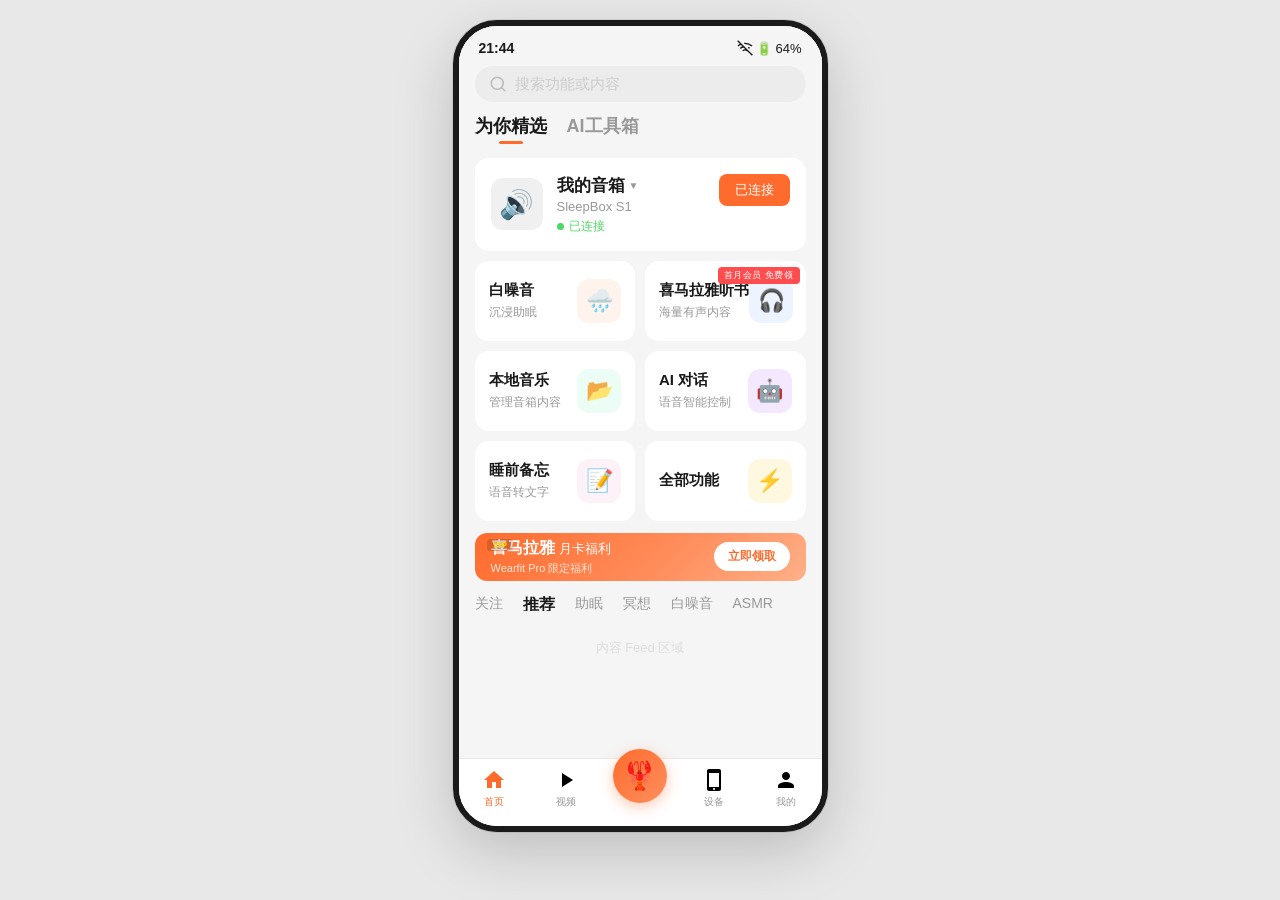
<file: sleep-speaker-ui/index.html>
<!DOCTYPE html>
<html lang="zh-CN">
<head>
<meta charset="UTF-8">
<meta name="viewport" content="width=device-width,initial-scale=1,maximum-scale=1,user-scalable=no">
<title>Wearfit Pro — 睡眠音箱 UI</title>
<style>
/* ====== RESET & BASE ====== */
*{margin:0;padding:0;box-sizing:border-box;-webkit-tap-highlight-color:transparent;}
body{font-family:-apple-system,BlinkMacSystemFont,'PingFang SC','SF Pro Display','Helvetica Neue',sans-serif;background:#e8e8e8;display:flex;justify-content:center;align-items:flex-start;min-height:100vh;padding:20px 0;}

/* ====== PHONE FRAME ====== */
.phone{width:375px;height:812px;background:#F5F5F5;border-radius:44px;overflow:hidden;position:relative;box-shadow:0 20px 60px rgba(0,0,0,0.18),0 0 0 1px rgba(0,0,0,0.08);border:6px solid #1a1a1a;}
.screen{position:absolute;inset:0;overflow-y:auto;overflow-x:hidden;display:none;flex-direction:column;background:#F5F5F5;-webkit-overflow-scrolling:touch;}
.screen.active{display:flex;}
.screen::-webkit-scrollbar{display:none;}

/* ====== DESIGN TOKENS (from Wearfit Pro) ====== */
:root{
  --orange:#FF6B2C;
  --orange-light:#FFF3ED;
  --bg:#F5F5F5;
  --card:#FFFFFF;
  --text-1:#1A1A1A;
  --text-2:#666666;
  --text-3:#999999;
  --text-4:#CCCCCC;
  --green:#4CD964;
  --radius-card:14px;
  --radius-icon:12px;
  --page-px:16px;
  --grid-gap:10px;
}

/* ====== STATUS BAR — 44px ====== */
.statusbar{
  height:44px;display:flex;justify-content:space-between;align-items:flex-end;
  padding:0 20px 6px;font-size:14px;font-weight:600;color:var(--text-1);
  position:sticky;top:0;z-index:100;background:var(--bg);
}
.statusbar-r{display:flex;align-items:center;gap:3px;font-size:13px;font-weight:500;}

/* ====== SEARCH BAR — h44, mx16, mb12 ====== */
.search-bar{
  margin:4px var(--page-px) 12px;height:44px;background:#ECECEC;border-radius:22px;
  display:flex;align-items:center;padding:0 14px;gap:8px;
  font-size:15px;color:var(--text-4);
}
.search-bar svg{width:18px;height:18px;color:#BBBBBB;flex-shrink:0;}

/* ====== TAB SWITCH — 为你精选 / AI工具箱 ====== */
.tab-switch{
  display:flex;gap:20px;padding:0 var(--page-px);margin-bottom:14px;
  align-items:baseline;
}
.tab-sw-item{
  font-size:18px;font-weight:700;color:var(--text-3);cursor:pointer;
  padding-bottom:6px;position:relative;
}
.tab-sw-item.active{color:var(--text-1);}
.tab-sw-item.active::after{
  content:'';position:absolute;bottom:0;left:50%;transform:translateX(-50%);
  width:24px;height:3px;border-radius:2px;background:var(--orange);
}

/* ====== DEVICE CARD — h88 inner, mx16, mb10 ====== */
.dev-card{
  margin:0 var(--page-px) 10px;background:var(--card);border-radius:var(--radius-card);
  padding:16px;display:flex;align-items:center;gap:14px;position:relative;
}
.dev-img{
  width:52px;height:52px;border-radius:var(--radius-icon);
  background:#f0f0f0;display:flex;align-items:center;justify-content:center;
  font-size:28px;flex-shrink:0;
}
.dev-info{flex:1;}
.dev-name{font-size:17px;font-weight:600;color:var(--text-1);display:flex;align-items:center;gap:4px;}
.dev-name .arr{font-size:10px;color:var(--text-3);}
.dev-model{font-size:13px;color:var(--text-3);margin-top:2px;}
.dev-status{display:flex;align-items:center;gap:5px;font-size:12px;color:var(--green);margin-top:4px;}
.dev-dot{width:7px;height:7px;border-radius:50%;background:var(--green);}
.dev-btn{
  position:absolute;top:16px;right:16px;
  background:var(--orange);color:#fff;border:none;border-radius:8px;
  padding:7px 16px;font-size:13px;font-weight:500;cursor:pointer;
}

/* ====== FUNCTION GRID — 2col, gap10, mx16, card h80 ====== */
.func-grid{
  display:grid;grid-template-columns:1fr 1fr;gap:var(--grid-gap);
  margin:0 var(--page-px) 12px;
}
.func-card{
  background:var(--card);border-radius:var(--radius-card);
  padding:16px 14px;height:80px;
  display:flex;justify-content:space-between;align-items:center;
  cursor:pointer;position:relative;overflow:hidden;
  transition:transform 0.1s;
}
.func-card:active{transform:scale(0.97);}
.func-txt{}
.func-name{font-size:15px;font-weight:600;color:var(--text-1);white-space:nowrap;}
.func-desc{font-size:12px;color:var(--text-3);margin-top:4px;}
.func-ic{
  width:44px;height:44px;border-radius:var(--radius-icon);
  display:flex;align-items:center;justify-content:center;
  font-size:22px;flex-shrink:0;
}
.func-ic.org{background:var(--orange-light);}
.func-ic.blu{background:#EDF4FF;}
.func-ic.grn{background:#ECFDF5;}
.func-ic.pur{background:#F3E8FF;}
.func-ic.pnk{background:#FDF2F8;}
.func-ic.ylw{background:#FFF8E1;}
.func-badge{
  position:absolute;top:6px;right:6px;
  background:#FF4D4F;color:#fff;font-size:9px;font-weight:500;
  padding:2px 6px;border-radius:4px;letter-spacing:0.5px;
}

/* ====== BANNER — h60, mx16, mb14 ====== */
.banner{
  margin:0 var(--page-px) 14px;height:60px;border-radius:12px;overflow:hidden;
  background:linear-gradient(135deg,#FF6B2C 0%,#FF8F5E 60%,#FFB088 100%);
  display:flex;align-items:center;padding:0 16px;cursor:pointer;position:relative;
}
.banner-vip{
  position:absolute;left:12px;top:6px;
  background:rgba(0,0,0,0.15);color:#FFD700;font-size:9px;font-weight:700;
  padding:1px 6px;border-radius:3px;
}
.banner-txt{flex:1;}
.banner-title{color:#fff;font-size:16px;font-weight:700;}
.banner-title span{font-weight:400;font-size:13px;margin-left:4px;}
.banner-sub{color:rgba(255,255,255,0.8);font-size:11px;margin-top:2px;}
.banner-btn{
  background:#fff;color:var(--orange);padding:6px 14px;border-radius:20px;
  font-size:12px;font-weight:600;white-space:nowrap;
}

/* ====== CONTENT TABS — mx16, mb12 ====== */
.content-tabs{
  display:flex;gap:20px;padding:0 var(--page-px);margin-bottom:12px;
  overflow-x:auto;-webkit-overflow-scrolling:touch;
}
.content-tabs::-webkit-scrollbar{display:none;}
.ct-item{font-size:14px;color:var(--text-3);white-space:nowrap;cursor:pointer;}
.ct-item.active{font-size:16px;font-weight:700;color:var(--text-1);}

/* ====== BOTTOM TAB BAR — h83(含safe area) ====== */
.tabbar{
  position:sticky;bottom:0;height:83px;
  display:flex;justify-content:space-around;align-items:flex-start;
  padding-top:8px;background:#fff;
  border-top:0.5px solid #E8E8E8;z-index:200;
}
.tabbar-item{
  display:flex;flex-direction:column;align-items:center;gap:2px;
  cursor:pointer;min-width:50px;
}
.tabbar-icon{width:26px;height:26px;display:flex;align-items:center;justify-content:center;}
.tabbar-icon svg{width:24px;height:24px;}
.tabbar-label{font-size:10px;color:var(--text-3);}
.tabbar-item.active .tabbar-label{color:var(--orange);}
.tabbar-item.active svg{color:var(--orange);}
.tabbar-center{
  width:54px;height:54px;border-radius:50%;
  background:linear-gradient(135deg,#FF6B2C,#FF8F5E);
  display:flex;align-items:center;justify-content:center;
  margin-top:-18px;box-shadow:0 4px 14px rgba(255,107,44,0.35);
  cursor:pointer;font-size:28px;
}

/* ====== SECONDARY PAGE HEADER — h44 ====== */
.page-header{
  height:44px;display:flex;align-items:center;padding:0 var(--page-px);
  position:sticky;top:44px;z-index:50;background:var(--bg);
}
.page-back{
  width:32px;height:32px;display:flex;align-items:center;justify-content:center;
  font-size:20px;color:var(--text-1);cursor:pointer;margin-left:-6px;
}
.page-title{flex:1;text-align:center;font-size:17px;font-weight:600;color:var(--text-1);margin-right:26px;}

/* ====== WHITE NOISE — Scene Cards ====== */
.scene-scroll{
  display:flex;gap:12px;padding:0 var(--page-px);margin-bottom:16px;
  overflow-x:auto;scroll-snap-type:x mandatory;
  -webkit-overflow-scrolling:touch;
}
.scene-scroll::-webkit-scrollbar{display:none;}
.scene-card{
  min-width:280px;height:180px;border-radius:20px;position:relative;
  overflow:hidden;scroll-snap-align:center;cursor:pointer;flex-shrink:0;
}
.scene-card:active{transform:scale(0.98);}
.scene-bg{position:absolute;inset:0;background-size:cover;background-position:center;}
.scene-overlay{position:absolute;inset:0;background:linear-gradient(to top,rgba(0,0,0,0.55) 0%,transparent 60%);}
.scene-play{
  position:absolute;top:50%;left:50%;transform:translate(-50%,-50%);
  width:52px;height:52px;border-radius:50%;
  background:rgba(255,255,255,0.18);backdrop-filter:blur(8px);
  display:flex;align-items:center;justify-content:center;
  font-size:22px;color:#fff;border:2px solid rgba(255,255,255,0.3);
}
.scene-info{position:absolute;bottom:0;left:0;right:0;padding:14px 18px;color:#fff;}
.scene-name{font-size:18px;font-weight:700;margin-bottom:3px;}
.scene-desc{font-size:12px;opacity:0.8;}

/* Category chips */
.cat-chips{
  display:flex;gap:8px;padding:0 var(--page-px);margin-bottom:16px;
  overflow-x:auto;-webkit-overflow-scrolling:touch;
}
.cat-chips::-webkit-scrollbar{display:none;}
.cat-chip{
  padding:6px 16px;border-radius:20px;background:var(--card);
  font-size:13px;color:var(--text-2);white-space:nowrap;cursor:pointer;
  border:1px solid #EEEEEE;
}
.cat-chip.active{background:var(--orange);color:#fff;border-color:var(--orange);}

/* Sound list */
.sound-list{padding:0 var(--page-px);}
.sound-item{
  display:flex;align-items:center;gap:12px;padding:13px 0;
  border-bottom:0.5px solid #F0F0F0;
}
.sound-item:last-child{border-bottom:none;}
.sound-thumb{
  width:46px;height:46px;border-radius:12px;
  display:flex;align-items:center;justify-content:center;font-size:22px;flex-shrink:0;
}
.sound-info{flex:1;}
.sound-name{font-size:15px;font-weight:500;color:var(--text-1);}
.sound-meta{font-size:12px;color:var(--text-3);margin-top:2px;}
.sound-btns{display:flex;gap:8px;}
.s-btn{
  width:34px;height:34px;border-radius:50%;display:flex;align-items:center;justify-content:center;
  font-size:15px;cursor:pointer;border:none;
}
.s-btn.play{background:var(--orange-light);color:var(--orange);}
.s-btn.dl{background:#F0F0F0;color:var(--text-2);}
.s-btn.done{background:#ECFDF5;color:#10B981;}
.s-btn:active{transform:scale(0.88);}

/* Player bar */
.player-bar{
  position:sticky;bottom:0;background:#fff;border-top:0.5px solid #eee;
  padding:10px var(--page-px) 30px;display:flex;align-items:center;gap:12px;z-index:50;
}
.player-thumb{width:40px;height:40px;border-radius:10px;display:flex;align-items:center;justify-content:center;font-size:20px;background:var(--orange-light);}
.player-info{flex:1;}
.player-name{font-size:14px;font-weight:500;color:var(--text-1);}
.player-sub{font-size:11px;color:var(--text-3);margin-top:1px;}
.p-ctrl{
  width:34px;height:34px;border-radius:50%;display:flex;align-items:center;justify-content:center;
  font-size:16px;cursor:pointer;border:none;background:#F5F5F5;color:var(--text-1);
}
.p-ctrl.main{background:var(--orange);color:#fff;width:38px;height:38px;font-size:18px;}
.p-ctrl:active{transform:scale(0.88);}

/* ====== LOCAL MUSIC ====== */
.storage-card{
  margin:0 var(--page-px) 14px;background:var(--card);border-radius:var(--radius-card);padding:14px 16px;
}
.storage-head{display:flex;justify-content:space-between;font-size:13px;color:var(--text-2);margin-bottom:8px;}
.storage-head b{color:var(--orange);font-weight:500;}
.storage-track{height:6px;border-radius:3px;background:#F0F0F0;overflow:hidden;}
.storage-fill{height:100%;border-radius:3px;background:linear-gradient(90deg,var(--orange),#FF8F5E);}

.local-list{margin:0 var(--page-px) 12px;background:var(--card);border-radius:var(--radius-card);overflow:hidden;}
.local-item{
  display:flex;align-items:center;gap:12px;padding:13px 14px;
  border-bottom:0.5px solid #F5F5F5;
}
.local-item:last-child{border-bottom:none;}
.local-del{color:#FF4D4F;font-size:14px;cursor:pointer;padding:6px;}

.add-btn{
  margin:0 var(--page-px) 14px;padding:14px;border-radius:var(--radius-card);
  border:1.5px dashed #DDD;text-align:center;font-size:14px;
  color:var(--text-3);cursor:pointer;background:var(--card);
}
.add-btn:active{border-color:var(--orange);color:var(--orange);}

/* ====== XIMALAYA ====== */
.xmly-banner{
  margin:0 var(--page-px) 16px;border-radius:var(--radius-card);overflow:hidden;
  height:110px;position:relative;
  background:linear-gradient(135deg,#FF6B2C 0%,#FF8F5E 50%,#FFB088 100%);
  display:flex;align-items:center;padding:0 20px;
}
.xmly-banner-txt{color:#fff;}
.xmly-banner-h{font-size:20px;font-weight:700;margin-bottom:3px;}
.xmly-banner-s{font-size:13px;opacity:0.85;}
.xmly-banner-ic{position:absolute;right:20px;font-size:52px;opacity:0.25;}

.xmly-cats{display:flex;gap:0;padding:0 var(--page-px);margin-bottom:18px;justify-content:space-between;}
.xmly-cat{display:flex;flex-direction:column;align-items:center;gap:6px;cursor:pointer;width:52px;}
.xmly-cat-ic{width:46px;height:46px;border-radius:13px;display:flex;align-items:center;justify-content:center;font-size:20px;}
.xmly-cat-lb{font-size:11px;color:var(--text-2);}

.xmly-sec{padding:0 var(--page-px);margin-bottom:18px;}
.xmly-sec-head{display:flex;justify-content:space-between;align-items:center;margin-bottom:12px;}
.xmly-sec-title{font-size:16px;font-weight:600;color:var(--text-1);}
.xmly-sec-more{font-size:13px;color:var(--text-3);}
.xmly-item{display:flex;gap:12px;padding:11px 0;border-bottom:0.5px solid #F0F0F0;}
.xmly-item:last-child{border-bottom:none;}
.xmly-cover{width:60px;height:60px;border-radius:10px;background:#F0F0F0;display:flex;align-items:center;justify-content:center;font-size:26px;flex-shrink:0;}
.xmly-info{flex:1;}
.xmly-name{font-size:14px;font-weight:500;color:var(--text-1);margin-bottom:3px;display:-webkit-box;-webkit-line-clamp:2;-webkit-box-orient:vertical;overflow:hidden;}
.xmly-author{font-size:12px;color:var(--text-3);}
.xmly-plays{font-size:11px;color:var(--text-4);margin-top:2px;}

/* ====== AI DIALOG ====== */
.ai-body{flex:1;padding:16px;overflow-y:auto;}
.ai-welcome{text-align:center;margin-bottom:20px;}
.ai-avatar{font-size:36px;margin-bottom:6px;}
.ai-hint{font-size:14px;color:var(--text-3);}
.ai-hint2{font-size:12px;color:var(--text-4);margin-top:3px;}
.ai-chips{display:flex;flex-wrap:wrap;gap:8px;margin-bottom:20px;}
.ai-chip{
  padding:8px 14px;background:var(--card);border-radius:20px;
  font-size:13px;color:var(--text-2);cursor:pointer;border:1px solid #EEE;
}
.ai-chip:active{border-color:var(--orange);color:var(--orange);}
.ai-msg-row{display:flex;gap:8px;margin-bottom:14px;}
.ai-msg-row.user{justify-content:flex-end;}
.ai-bot-avatar{
  width:30px;height:30px;border-radius:50%;background:var(--orange-light);
  display:flex;align-items:center;justify-content:center;font-size:15px;flex-shrink:0;
}
.ai-bubble{
  max-width:72%;padding:11px 14px;font-size:14px;line-height:1.55;
}
.ai-bubble.bot{background:var(--card);border-radius:0 14px 14px 14px;color:var(--text-1);}
.ai-bubble.user{background:var(--orange);border-radius:14px 0 14px 14px;color:#fff;}

.ai-input-bar{
  position:sticky;bottom:0;background:#fff;border-top:0.5px solid #eee;
  padding:8px var(--page-px) 30px;display:flex;align-items:center;gap:10px;z-index:50;
}
.ai-input{
  flex:1;background:#F5F5F5;border:none;border-radius:22px;
  padding:10px 16px;font-size:14px;color:var(--text-1);outline:none;font-family:inherit;height:40px;
}
.ai-input::placeholder{color:var(--text-4);}
.ai-mic{
  width:40px;height:40px;border-radius:50%;background:var(--orange);
  display:flex;align-items:center;justify-content:center;font-size:17px;color:#fff;
  cursor:pointer;flex-shrink:0;
}
.ai-mic:active{transform:scale(0.88);}

/* ====== MEMO ====== */
.memo-body{flex:1;padding:0 0 16px;overflow-y:auto;}
.record-hint{text-align:center;font-size:13px;color:var(--text-3);margin:8px 0 12px;}
.record-btn{
  margin:0 auto 20px;width:68px;height:68px;border-radius:50%;
  background:linear-gradient(135deg,#FF6B2C,#FF8F5E);
  display:flex;align-items:center;justify-content:center;font-size:26px;color:#fff;
  cursor:pointer;box-shadow:0 4px 14px rgba(255,107,44,0.3);
}
.record-btn:active{transform:scale(0.9);}
.memo-card{
  margin:0 var(--page-px) 10px;background:var(--card);border-radius:var(--radius-card);padding:14px 16px;
}
.memo-date{font-size:12px;color:var(--text-3);margin-bottom:6px;}
.memo-text{font-size:14px;color:var(--text-1);line-height:1.6;}
.memo-time{font-size:11px;color:var(--text-4);margin-top:6px;text-align:right;}

/* Toast */
.toast{
  position:fixed;top:60px;left:50%;transform:translateX(-50%);
  background:rgba(0,0,0,0.75);color:#fff;padding:10px 24px;border-radius:24px;
  font-size:13px;z-index:9999;pointer-events:none;opacity:0;transition:opacity 0.25s;
}
.toast.show{opacity:1;}
</style>
</head>
<body>
<div class="phone">
  <div id="toast" class="toast"></div>

  <!-- ==================== HOME ==================== -->
  <div class="screen active" id="s-home">
    <!-- Status bar -->
    <div class="statusbar">
      <span>21:44</span>
      <span class="statusbar-r">
        <svg width="16" height="16" viewBox="0 0 24 24" fill="none" stroke="currentColor" stroke-width="2"><path d="M1 1l22 22M16.72 11.06A10.94 10.94 0 0 1 19 12.55M5 12.55a10.94 10.94 0 0 1 5.17-2.39M10.71 5.05A16 16 0 0 1 22.56 9M1.42 9a15.91 15.91 0 0 1 4.7-2.88M8.53 16.11a6 6 0 0 1 6.95 0M12 20h.01"/></svg>
        <span>🔋 64%</span>
      </span>
    </div>

    <!-- Search bar -->
    <div class="search-bar" onclick="toast('搜索功能或内容')">
      <svg viewBox="0 0 24 24" fill="none" stroke="currentColor" stroke-width="2" stroke-linecap="round"><circle cx="11" cy="11" r="8"/><line x1="21" y1="21" x2="16.65" y2="16.65"/></svg>
      搜索功能或内容
    </div>

    <!-- Tab switch -->
    <div class="tab-switch">
      <div class="tab-sw-item active">为你精选</div>
      <div class="tab-sw-item">AI工具箱</div>
    </div>

    <!-- Device card -->
    <div class="dev-card">
      <div class="dev-img">🔊</div>
      <div class="dev-info">
        <div class="dev-name">我的音箱 <span class="arr">▼</span></div>
        <div class="dev-model">SleepBox S1</div>
        <div class="dev-status"><div class="dev-dot"></div>已连接</div>
      </div>
      <button class="dev-btn" onclick="toast('蓝牙已连接')">已连接</button>
    </div>

    <!-- Function grid -->
    <div class="func-grid">
      <div class="func-card" onclick="nav('whitenoise')">
        <div class="func-txt"><div class="func-name">白噪音</div><div class="func-desc">沉浸助眠</div></div>
        <div class="func-ic org">🌧️</div>
      </div>
      <div class="func-card" onclick="nav('ximalaya')">
        <div class="func-txt"><div class="func-name">喜马拉雅听书</div><div class="func-desc">海量有声内容</div></div>
        <div class="func-ic blu">🎧</div>
        <div class="func-badge">首月会员 免费领</div>
      </div>
      <div class="func-card" onclick="nav('localmusic')">
        <div class="func-txt"><div class="func-name">本地音乐</div><div class="func-desc">管理音箱内容</div></div>
        <div class="func-ic grn">📂</div>
      </div>
      <div class="func-card" onclick="nav('aidialog')">
        <div class="func-txt"><div class="func-name">AI 对话</div><div class="func-desc">语音智能控制</div></div>
        <div class="func-ic pur">🤖</div>
      </div>
      <div class="func-card" onclick="nav('memo')">
        <div class="func-txt"><div class="func-name">睡前备忘</div><div class="func-desc">语音转文字</div></div>
        <div class="func-ic pnk">📝</div>
      </div>
      <div class="func-card" onclick="toast('全部功能')">
        <div class="func-txt"><div class="func-name">全部功能</div></div>
        <div class="func-ic ylw">⚡</div>
      </div>
    </div>

    <!-- Ximalaya banner -->
    <div class="banner" onclick="nav('ximalaya')">
      <div class="banner-vip">VIP</div>
      <div class="banner-txt">
        <div class="banner-title">喜马拉雅<span>月卡福利</span></div>
        <div class="banner-sub">Wearfit Pro 限定福利</div>
      </div>
      <div class="banner-btn">立即领取</div>
    </div>

    <!-- Content tabs -->
    <div class="content-tabs">
      <div class="ct-item">关注</div>
      <div class="ct-item active">推荐</div>
      <div class="ct-item">助眠</div>
      <div class="ct-item">冥想</div>
      <div class="ct-item">白噪音</div>
      <div class="ct-item">ASMR</div>
    </div>

    <div style="height:160px;padding:16px;color:#ddd;font-size:13px;text-align:center;">内容 Feed 区域</div>

    <!-- Bottom tab bar -->
    <div class="tabbar">
      <div class="tabbar-item active" onclick="toast('首页')">
        <div class="tabbar-icon"><svg viewBox="0 0 24 24" fill="currentColor"><path d="M10 20v-6h4v6h5v-8h3L12 3 2 12h3v8z"/></svg></div>
        <div class="tabbar-label">首页</div>
      </div>
      <div class="tabbar-item" onclick="toast('视频')">
        <div class="tabbar-icon"><svg viewBox="0 0 24 24" fill="currentColor"><path d="M8 5v14l11-7z"/></svg></div>
        <div class="tabbar-label">视频</div>
      </div>
      <div class="tabbar-center" onclick="nav('aidialog')">🦞</div>
      <div class="tabbar-item" onclick="toast('设备')">
        <div class="tabbar-icon"><svg viewBox="0 0 24 24" fill="currentColor"><path d="M17 1H7c-1.1 0-2 .9-2 2v18c0 1.1.9 2 2 2h10c1.1 0 2-.9 2-2V3c0-1.1-.9-2-2-2zm0 18H7V5h10v14zm-5 3c-.55 0-1-.45-1-1s.45-1 1-1 1 .45 1 1-.45 1-1 1z"/></svg></div>
        <div class="tabbar-label">设备</div>
      </div>
      <div class="tabbar-item" onclick="toast('我的')">
        <div class="tabbar-icon"><svg viewBox="0 0 24 24" fill="currentColor"><path d="M12 12c2.21 0 4-1.79 4-4s-1.79-4-4-4-4 1.79-4 4 1.79 4 4 4zm0 2c-2.67 0-8 1.34-8 4v2h16v-2c0-2.66-5.33-4-8-4z"/></svg></div>
        <div class="tabbar-label">我的</div>
      </div>
    </div>
  </div>

  <!-- ==================== WHITE NOISE ==================== -->
  <div class="screen" id="s-whitenoise">
    <div class="statusbar"><span>22:15</span><span class="statusbar-r">📶 🔋 58%</span></div>
    <div class="page-header">
      <div class="page-back" onclick="nav('home')">←</div>
      <div class="page-title">白噪音</div>
    </div>

    <div class="scene-scroll">
      <div class="scene-card" onclick="playScene('雨夜')">
        <div class="scene-bg" style="background:linear-gradient(135deg,#1a1a3e,#2d3561);"></div>
        <div class="scene-overlay"></div>
        <div class="scene-play">▶</div>
        <div class="scene-info"><div class="scene-name">🌧️ 雨夜</div><div class="scene-desc">窗外淅沥的雨声，伴你安然入睡</div></div>
      </div>
      <div class="scene-card" onclick="playScene('海浪')">
        <div class="scene-bg" style="background:linear-gradient(135deg,#0c3547,#1a6b8a);"></div>
        <div class="scene-overlay"></div>
        <div class="scene-play">▶</div>
        <div class="scene-info"><div class="scene-name">🌊 海浪</div><div class="scene-desc">潮起潮落，宁静而辽远</div></div>
      </div>
      <div class="scene-card" onclick="playScene('森林')">
        <div class="scene-bg" style="background:linear-gradient(135deg,#1a3c1a,#2d5a2d);"></div>
        <div class="scene-overlay"></div>
        <div class="scene-play">▶</div>
        <div class="scene-info"><div class="scene-name">🌲 森林</div><div class="scene-desc">虫鸣鸟叫，置身静谧绿野</div></div>
      </div>
      <div class="scene-card" onclick="playScene('篝火')">
        <div class="scene-bg" style="background:linear-gradient(135deg,#3d1c00,#7a3800);"></div>
        <div class="scene-overlay"></div>
        <div class="scene-play">▶</div>
        <div class="scene-info"><div class="scene-name">🔥 篝火</div><div class="scene-desc">温暖的火焰噼啪声</div></div>
      </div>
    </div>

    <div class="cat-chips">
      <div class="cat-chip active">全部</div>
      <div class="cat-chip">自然</div>
      <div class="cat-chip">城市</div>
      <div class="cat-chip">氛围</div>
      <div class="cat-chip">乐器</div>
      <div class="cat-chip">冥想</div>
    </div>

    <div style="padding:0 16px 8px;font-size:15px;font-weight:600;color:var(--text-1);">全部声音</div>
    <div class="sound-list">
      <div class="sound-item">
        <div class="sound-thumb" style="background:#E8F0FE;">🌧️</div>
        <div class="sound-info"><div class="sound-name">雨夜</div><div class="sound-meta">自然 · 32KB</div></div>
        <div class="sound-btns"><div class="s-btn play" onclick="toast('▶ 试听：雨夜')">▶</div><div class="s-btn done" onclick="toast('已在音箱中')">✓</div></div>
      </div>
      <div class="sound-item">
        <div class="sound-thumb" style="background:#E0F7FA;">🌊</div>
        <div class="sound-info"><div class="sound-name">海浪</div><div class="sound-meta">自然 · 28KB</div></div>
        <div class="sound-btns"><div class="s-btn play" onclick="toast('▶ 试听：海浪')">▶</div><div class="s-btn done" onclick="toast('已在音箱中')">✓</div></div>
      </div>
      <div class="sound-item">
        <div class="sound-thumb" style="background:#E8F5E9;">🌲</div>
        <div class="sound-info"><div class="sound-name">森林</div><div class="sound-meta">自然 · 30KB</div></div>
        <div class="sound-btns"><div class="s-btn play" onclick="toast('▶ 试听：森林')">▶</div><div class="s-btn dl" onclick="toast('⬇ 下载到音箱...')">⬇</div></div>
      </div>
      <div class="sound-item">
        <div class="sound-thumb" style="background:#FFF3E0;">🔥</div>
        <div class="sound-info"><div class="sound-name">篝火</div><div class="sound-meta">氛围 · 26KB</div></div>
        <div class="sound-btns"><div class="s-btn play" onclick="toast('▶ 试听：篝火')">▶</div><div class="s-btn dl" onclick="toast('⬇ 下载到音箱...')">⬇</div></div>
      </div>
      <div class="sound-item">
        <div class="sound-thumb" style="background:#F3E8FF;">🏙️</div>
        <div class="sound-info"><div class="sound-name">城市夜景</div><div class="sound-meta">城市 · 34KB</div></div>
        <div class="sound-btns"><div class="s-btn play" onclick="toast('▶ 试听：城市夜景')">▶</div><div class="s-btn dl" onclick="toast('⬇ 下载到音箱...')">⬇</div></div>
      </div>
      <div class="sound-item">
        <div class="sound-thumb" style="background:#FDF2F8;">💤</div>
        <div class="sound-info"><div class="sound-name">呼吸冥想</div><div class="sound-meta">冥想 · 24KB</div></div>
        <div class="sound-btns"><div class="s-btn play" onclick="toast('▶ 试听：呼吸冥想')">▶</div><div class="s-btn dl" onclick="toast('⬇ 下载到音箱...')">⬇</div></div>
      </div>
    </div>

    <div class="player-bar" id="wnPlayer" style="display:none;">
      <div class="player-thumb">🌧️</div>
      <div class="player-info"><div class="player-name">雨夜</div><div class="player-sub">正在推送到音箱...</div></div>
      <div style="display:flex;gap:6px;">
        <div class="p-ctrl">⏮</div>
        <div class="p-ctrl main">⏸</div>
        <div class="p-ctrl">⏭</div>
      </div>
    </div>
  </div>

  <!-- ==================== XIMALAYA ==================== -->
  <div class="screen" id="s-ximalaya">
    <div class="statusbar"><span>22:20</span><span class="statusbar-r">📶 🔋 55%</span></div>
    <div class="page-header">
      <div class="page-back" onclick="nav('home')">←</div>
      <div class="page-title">喜马拉雅听书</div>
    </div>

    <div class="xmly-banner">
      <div class="xmly-banner-txt"><div class="xmly-banner-h">好声音 伴你入眠</div><div class="xmly-banner-s">海量有声内容 · 全量接入</div></div>
      <div class="xmly-banner-ic">🎧</div>
    </div>

    <div class="xmly-cats">
      <div class="xmly-cat"><div class="xmly-cat-ic" style="background:var(--orange-light);">😴</div><div class="xmly-cat-lb">助眠</div></div>
      <div class="xmly-cat"><div class="xmly-cat-ic" style="background:#EDF4FF;">📚</div><div class="xmly-cat-lb">有声书</div></div>
      <div class="xmly-cat"><div class="xmly-cat-ic" style="background:#ECFDF5;">🧘</div><div class="xmly-cat-lb">冥想</div></div>
      <div class="xmly-cat"><div class="xmly-cat-ic" style="background:#F3E8FF;">🎙️</div><div class="xmly-cat-lb">播客</div></div>
      <div class="xmly-cat"><div class="xmly-cat-ic" style="background:#FDF2F8;">👶</div><div class="xmly-cat-lb">儿童</div></div>
      <div class="xmly-cat"><div class="xmly-cat-ic" style="background:#FFF3E0;">📖</div><div class="xmly-cat-lb">更多</div></div>
    </div>

    <div class="xmly-sec">
      <div class="xmly-sec-head"><div class="xmly-sec-title">助眠推荐</div><div class="xmly-sec-more">更多 ›</div></div>
      <div class="xmly-item" onclick="toast('▶ 推送到音箱...')"><div class="xmly-cover" style="background:#E8F0FE;">🌙</div><div class="xmly-info"><div class="xmly-name">深度睡眠引导 · 放松身心</div><div class="xmly-author">睡眠研究所</div><div class="xmly-plays">3.2万次播放</div></div></div>
      <div class="xmly-item" onclick="toast('▶ 推送到音箱...')"><div class="xmly-cover" style="background:#ECFDF5;">🍃</div><div class="xmly-info"><div class="xmly-name">白噪音合集 · 自然之声</div><div class="xmly-author">自然之音</div><div class="xmly-plays">8.7万次播放</div></div></div>
    </div>
    <div class="xmly-sec">
      <div class="xmly-sec-head"><div class="xmly-sec-title">热门有声书</div><div class="xmly-sec-more">更多 ›</div></div>
      <div class="xmly-item" onclick="toast('▶ 推送到音箱...')"><div class="xmly-cover" style="background:#FFF3E0;">📖</div><div class="xmly-info"><div class="xmly-name">三体（全集）</div><div class="xmly-author">刘慈欣 · 播音：李野默</div><div class="xmly-plays">2.1亿次播放</div></div></div>
      <div class="xmly-item" onclick="toast('▶ 推送到音箱...')"><div class="xmly-cover" style="background:#F3E8FF;">📕</div><div class="xmly-info"><div class="xmly-name">明朝那些事儿</div><div class="xmly-author">当年明月 · 播音：刘纪同</div><div class="xmly-plays">1.5亿次播放</div></div></div>
      <div class="xmly-item" onclick="toast('▶ 推送到音箱...')"><div class="xmly-cover" style="background:#FDF2F8;">📗</div><div class="xmly-info"><div class="xmly-name">盗墓笔记（全集）</div><div class="xmly-author">南派三叔 · 播音：周建龙</div><div class="xmly-plays">9800万次播放</div></div></div>
    </div>
    <div style="height:70px;"></div>

    <div class="player-bar">
      <div class="player-thumb">🎧</div>
      <div class="player-info"><div class="player-name">三体 · 第一章</div><div class="player-sub">蓝牙推流至音箱 🔊</div></div>
      <div style="display:flex;gap:6px;">
        <div class="p-ctrl">⏮</div>
        <div class="p-ctrl main">⏸</div>
        <div class="p-ctrl">⏭</div>
      </div>
    </div>
  </div>

  <!-- ==================== LOCAL MUSIC ==================== -->
  <div class="screen" id="s-localmusic">
    <div class="statusbar"><span>22:25</span><span class="statusbar-r">📶 🔋 52%</span></div>
    <div class="page-header">
      <div class="page-back" onclick="nav('home')">←</div>
      <div class="page-title">本地音乐管理</div>
    </div>

    <div class="storage-card">
      <div class="storage-head"><span>音箱存储</span><b>86 KB / 160 KB</b></div>
      <div class="storage-track"><div class="storage-fill" style="width:54%;"></div></div>
    </div>

    <div style="padding:0 16px 8px;font-size:15px;font-weight:600;color:var(--text-1);">已存储 (3/5)</div>

    <div class="local-list">
      <div class="local-item">
        <div class="sound-thumb" style="background:#E8F0FE;width:42px;height:42px;font-size:20px;">🌧️</div>
        <div class="sound-info"><div class="sound-name">雨夜</div><div class="sound-meta">32KB · 2026-03-11</div></div>
        <div class="local-del" onclick="toast('确认删除「雨夜」？')">🗑️</div>
      </div>
      <div class="local-item">
        <div class="sound-thumb" style="background:#E0F7FA;width:42px;height:42px;font-size:20px;">🌊</div>
        <div class="sound-info"><div class="sound-name">海浪</div><div class="sound-meta">28KB · 2026-03-10</div></div>
        <div class="local-del" onclick="toast('确认删除「海浪」？')">🗑️</div>
      </div>
      <div class="local-item">
        <div class="sound-thumb" style="background:#FFF3E0;width:42px;height:42px;font-size:20px;">🔥</div>
        <div class="sound-info"><div class="sound-name">篝火</div><div class="sound-meta">26KB · 2026-03-09</div></div>
        <div class="local-del" onclick="toast('确认删除「篝火」？')">🗑️</div>
      </div>
    </div>

    <div class="add-btn" onclick="nav('whitenoise')">+ 添加新内容</div>

    <div style="padding:0 16px;text-align:center;color:var(--text-4);font-size:12px;line-height:1.6;">
      音箱存储空间有限（160KB），最多约 5 首切片。<br>断开蓝牙后音箱可独立播放已下载内容。
    </div>
  </div>

  <!-- ==================== AI DIALOG ==================== -->
  <div class="screen" id="s-aidialog">
    <div class="statusbar"><span>22:30</span><span class="statusbar-r">📶 🔋 50%</span></div>
    <div class="page-header">
      <div class="page-back" onclick="nav('home')">←</div>
      <div class="page-title">AI 对话</div>
    </div>

    <div class="ai-body">
      <div class="ai-welcome">
        <div class="ai-avatar">🦞</div>
        <div class="ai-hint">你好，我是你的 AI 助手</div>
        <div class="ai-hint2">试试说"播放雨声白噪音"</div>
      </div>
      <div class="ai-chips">
        <div class="ai-chip" onclick="sendAI('播放雨声白噪音')">🌧️ 播放雨声</div>
        <div class="ai-chip" onclick="sendAI('播放三体')">📖 播放三体</div>
        <div class="ai-chip" onclick="sendAI('音箱里存了什么')">📂 查看存储</div>
        <div class="ai-chip" onclick="sendAI('音量调到50%')">🔊 调音量</div>
      </div>
      <div id="aiChat">
        <div class="ai-msg-row">
          <div class="ai-bot-avatar">🦞</div>
          <div class="ai-bubble bot">已连接睡眠音箱 SleepBox S1 🔊<br>你可以用语音或文字告诉我想做什么。</div>
        </div>
      </div>
    </div>

    <div class="ai-input-bar">
      <input class="ai-input" placeholder="输入消息..." id="aiInput" onkeydown="if(event.key==='Enter')sendAIMsg()">
      <div class="ai-mic" onclick="toast('🎤 长按说话...')">🎤</div>
    </div>
  </div>

  <!-- ==================== MEMO ==================== -->
  <div class="screen" id="s-memo">
    <div class="statusbar"><span>22:35</span><span class="statusbar-r">📶 🔋 48%</span></div>
    <div class="page-header">
      <div class="page-back" onclick="nav('home')">←</div>
      <div class="page-title">睡前备忘</div>
    </div>

    <div class="memo-body">
      <div class="record-hint">按住录音，松开保存为备忘</div>
      <div class="record-btn" onclick="mockRecord()">🎙️</div>

      <div style="padding:0 16px 8px;font-size:15px;font-weight:600;color:var(--text-1);">历史备忘</div>
      <div class="memo-card"><div class="memo-date">今天 22:10</div><div class="memo-text">明天早上记得给客户发报价单，下午三点开会讨论新方案。</div><div class="memo-time">语音时长 8s</div></div>
      <div class="memo-card"><div class="memo-date">昨天 23:05</div><div class="memo-text">周末带孩子去科技馆，记得提前买票。</div><div class="memo-time">语音时长 5s</div></div>
      <div class="memo-card"><div class="memo-date">3月9日 22:30</div><div class="memo-text">洗衣机里的衣服明早记得晾。</div><div class="memo-time">语音时长 3s</div></div>
    </div>
  </div>

</div>

<script>
function nav(id){document.querySelectorAll('.screen').forEach(s=>s.classList.remove('active'));document.getElementById('s-'+id).classList.add('active');}
function toast(msg){const t=document.getElementById('toast');t.textContent=msg;t.classList.add('show');clearTimeout(t._t);t._t=setTimeout(()=>t.classList.remove('show'),2000);}
function playScene(name){toast('▶ 正在推送「'+name+'」到音箱...');document.getElementById('wnPlayer').style.display='flex';}
function sendAI(text){
  const c=document.getElementById('aiChat');
  c.innerHTML+=`<div class="ai-msg-row user"><div class="ai-bubble user">${text}</div></div>`;
  setTimeout(()=>{
    let r='好的，正在处理...';
    if(text.includes('雨'))r='🌧️ 已开始播放「雨夜」白噪音，已推送至音箱。';
    else if(text.includes('三体'))r='📖 已找到「三体（全集）」，正在推送到音箱播放第一章。';
    else if(text.includes('存了'))r='📂 音箱存储：<br>1. 雨夜 32KB<br>2. 海浪 28KB<br>3. 篝火 26KB<br>已用 86/160KB';
    else if(text.includes('音量'))r='🔊 已将音箱音量调至 50%';
    c.innerHTML+=`<div class="ai-msg-row"><div class="ai-bot-avatar">🦞</div><div class="ai-bubble bot">${r}</div></div>`;
    c.parentElement.scrollTop=c.parentElement.scrollHeight;
  },500);
}
function sendAIMsg(){const i=document.getElementById('aiInput');if(!i.value.trim())return;sendAI(i.value.trim());i.value='';}
function mockRecord(){
  toast('🎙️ 录音中...');
  setTimeout(()=>{
    const list=document.querySelector('.memo-card').parentElement;
    const d=document.createElement('div');d.className='memo-card';d.style.border='1.5px solid var(--orange)';
    d.innerHTML='<div class="memo-date" style="color:var(--orange);">刚刚</div><div class="memo-text">新录音已转写保存</div><div class="memo-time">语音时长 3s</div>';
    list.insertBefore(d,list.querySelector('.memo-card'));
    toast('✅ 备忘已保存');
  },2500);
}
</script>
</body>
</html>
</file>
<file: css/variables.css>
/* ===== DESIGN TOKEN SYSTEM ===== */
:root {
  /* Color Palette — Dark Tech Aesthetic */
  --color-bg-primary:    #0a0a0f;
  --color-bg-secondary:  #12121a;
  --color-bg-tertiary:   #1a1a2e;
  --color-bg-card:       rgba(22, 22, 42, 0.7);
  --color-bg-card-hover: rgba(30, 30, 58, 0.8);

  /* Text Hierarchy */
  --color-text-primary:   #e0e0e8;
  --color-text-secondary: #a0a0b8;
  --color-text-muted:     #6a6a80;

  /* Accent Gradient System — Purple-to-Cyan */
  --color-accent-start: #6c5ce7;
  --color-accent-mid:   #a855f7;
  --color-accent-end:   #06b6d4;
  --gradient-primary:   linear-gradient(135deg, var(--color-accent-start), var(--color-accent-end));
  --gradient-text:      linear-gradient(90deg, var(--color-accent-start), var(--color-accent-mid), var(--color-accent-end));
  --gradient-subtle:    linear-gradient(135deg, rgba(108,92,231,0.1), rgba(6,182,212,0.1));

  /* Functional Colors */
  --color-border:       rgba(255, 255, 255, 0.06);
  --color-border-hover: rgba(168, 85, 247, 0.3);
  --color-glow:         rgba(108, 92, 231, 0.15);

  /* Typography — fluid sizing with clamp(min, preferred, max) */
  --font-display: 'Inter', -apple-system, BlinkMacSystemFont, 'Segoe UI', sans-serif;
  --font-mono:    'JetBrains Mono', 'Fira Code', 'Cascadia Code', monospace;
  --font-size-xs:   clamp(0.8rem,   1vw + 0.25rem, 0.95rem);
  --font-size-sm:   clamp(0.9rem,   1vw + 0.35rem, 1.05rem);
  --font-size-base: clamp(1rem,     1vw + 0.45rem, 1.175rem);
  --font-size-lg:   clamp(1.125rem, 1.2vw + 0.5rem, 1.35rem);
  --font-size-xl:   clamp(1.5rem,   2vw + 0.5rem,  1.875rem);
  --font-size-2xl:  clamp(1.75rem,  3vw + 0.5rem,  2.5rem);
  --font-size-3xl:  clamp(2rem,     3.5vw + 0.5rem, 3rem);
  --font-size-hero: clamp(2.75rem,  6vw,  5.5rem);

  /* Spacing (8px base grid) */
  --space-1:  0.25rem;
  --space-2:  0.5rem;
  --space-3:  0.75rem;
  --space-4:  1rem;
  --space-6:  1.5rem;
  --space-8:  2rem;
  --space-12: 3rem;
  --space-16: 4rem;
  --space-20: 5rem;
  --space-section: clamp(4rem, 8vw, 7rem);

  /* Layout */
  --max-width:        1200px;
  --max-width-narrow: 800px;
  --border-radius-sm:   6px;
  --border-radius-md:   12px;
  --border-radius-lg:   20px;
  --border-radius-full: 9999px;

  /* Transitions */
  --transition-fast:   150ms ease;
  --transition-base:   300ms ease;
  --transition-slow:   500ms ease;
  --transition-reveal: 800ms cubic-bezier(0.16, 1, 0.3, 1);

  /* Z-Index Scale */
  --z-particles: -1;
  --z-content:    1;
  --z-nav:      100;
  --z-overlay:  200;
}
</file>
<file: css/layout.css>
/* ===== LAYOUT SYSTEM ===== */

.container {
  max-width: var(--max-width);
  margin-inline: auto;
  padding-inline: var(--space-6);
}

.container--narrow {
  max-width: var(--max-width-narrow);
}

.section {
  padding-block: var(--space-section);
  position: relative;
}

.section--alt {
  background-color: var(--color-bg-secondary);
}

/* ===== HERO ===== */
.hero {
  position: relative;
  min-height: 100vh;
  min-height: 100dvh;
  display: flex;
  align-items: center;
  justify-content: center;
  overflow: hidden;
}

.hero__canvas {
  position: fixed;
  top: 0;
  left: 0;
  width: 100%;
  height: 100%;
  z-index: var(--z-particles);
  pointer-events: none;
}

.hero__content {
  position: relative;
  z-index: var(--z-content);
  text-align: center;
  padding: var(--space-8);
}

.hero__greeting {
  font-family: var(--font-mono);
  font-size: var(--font-size-lg);
  color: var(--color-accent-mid);
  margin-bottom: var(--space-3);
  letter-spacing: 0.05em;
}

.hero__name {
  font-size: var(--font-size-hero);
  font-weight: 700;
  background: var(--gradient-text);
  -webkit-background-clip: text;
  -webkit-text-fill-color: transparent;
  background-clip: text;
  margin-bottom: var(--space-6);
}

.hero__tagline {
  font-family: var(--font-mono);
  font-size: clamp(1.1rem, 2.5vw, 1.5rem);
  color: var(--color-text-secondary);
  min-height: 2em;
  margin-bottom: var(--space-12);
}

.hero__cta {
  display: flex;
  gap: var(--space-4);
  justify-content: center;
  flex-wrap: wrap;
  margin-bottom: var(--space-16);
}

.hero__scroll-hint {
  position: absolute;
  bottom: var(--space-8);
  left: 50%;
  transform: translateX(-50%);
  display: flex;
  flex-direction: column;
  align-items: center;
  gap: var(--space-2);
  color: var(--color-text-muted);
  font-size: var(--font-size-sm);
  animation: float 3s ease-in-out infinite;
}

.hero__scroll-arrow {
  width: 20px;
  height: 20px;
  border-right: 2px solid var(--color-text-muted);
  border-bottom: 2px solid var(--color-text-muted);
  transform: rotate(45deg);
}

/* ===== ABOUT GRID ===== */
.about__grid {
  display: grid;
  grid-template-columns: 1fr;
  gap: var(--space-12);
  align-items: center;
}

@media (min-width: 768px) {
  .about__grid {
    grid-template-columns: 280px 1fr;
  }
}

.about__image {
  display: flex;
  justify-content: center;
}

.about__avatar {
  width: 220px;
  height: 220px;
  border-radius: 50%;
  object-fit: cover;
  border: 3px solid transparent;
  background-image: var(--gradient-primary);
  background-origin: border-box;
  background-clip: padding-box, border-box;
  box-shadow: 0 0 40px var(--color-glow);
}

.about__text p {
  color: var(--color-text-secondary);
  margin-bottom: var(--space-4);
  font-size: var(--font-size-lg);
  line-height: 1.8;
}

.about__text strong {
  color: var(--color-text-primary);
}

.about__highlights {
  display: flex;
  flex-wrap: wrap;
  gap: var(--space-6);
  margin-top: var(--space-6);
}

.about__highlight-item {
  display: flex;
  align-items: center;
  gap: var(--space-2);
  font-size: var(--font-size-sm);
  color: var(--color-text-secondary);
}

.about__highlight-icon {
  font-size: var(--font-size-xl);
}

/* ===== SKILLS ===== */
.skills__categories {
  display: grid;
  grid-template-columns: 1fr;
  gap: var(--space-8);
}

@media (min-width: 768px) {
  .skills__categories {
    grid-template-columns: repeat(3, 1fr);
  }
}

.skills__category {
  background: var(--color-bg-card);
  backdrop-filter: blur(10px);
  border: 1px solid var(--color-border);
  border-radius: var(--border-radius-md);
  padding: var(--space-8);
  transition: border-color var(--transition-base), box-shadow var(--transition-base);
}

@media (hover: hover) {
  .skills__category:hover {
    border-color: var(--color-border-hover);
    box-shadow: 0 0 30px var(--color-glow);
  }
}

.skills__category-title {
  font-size: var(--font-size-lg);
  color: var(--color-text-primary);
  margin-bottom: var(--space-6);
  padding-bottom: var(--space-3);
  border-bottom: 1px solid var(--color-border);
}

.skills__tags {
  display: flex;
  flex-wrap: wrap;
  gap: var(--space-2);
}

/* ===== PROJECTS GRID ===== */
.projects__grid {
  display: grid;
  grid-template-columns: repeat(auto-fit, minmax(300px, 1fr));
  gap: var(--space-6);
}

.projects__more,
.blog__more {
  text-align: center;
  margin-top: var(--space-12);
}

/* ===== BLOG LIST ===== */
.blog__list {
  display: grid;
  grid-template-columns: 1fr;
  gap: var(--space-6);
}

@media (min-width: 768px) {
  .blog__list {
    grid-template-columns: repeat(auto-fit, minmax(320px, 1fr));
  }
}

/* ===== HOBBIES GRID ===== */
.hobbies__grid {
  display: grid;
  grid-template-columns: 1fr;
  gap: var(--space-6);
}

@media (min-width: 640px) {
  .hobbies__grid {
    grid-template-columns: repeat(2, 1fr);
  }
}

@media (min-width: 1024px) {
  .hobbies__grid {
    grid-template-columns: repeat(3, 1fr);
  }
}

/* ===== FOOTER ===== */
.footer {
  padding-block: var(--space-section);
  background: var(--color-bg-secondary);
  text-align: center;
}

.footer__subtitle {
  color: var(--color-text-secondary);
  font-size: var(--font-size-lg);
  margin-bottom: var(--space-8);
}

.footer__links {
  display: flex;
  justify-content: center;
  gap: var(--space-8);
  margin-bottom: var(--space-12);
}

.footer__link {
  display: flex;
  align-items: center;
  gap: var(--space-3);
  color: var(--color-text-secondary);
  font-size: var(--font-size-lg);
  transition: color var(--transition-base);
}

.footer__link svg {
  width: 24px;
  height: 24px;
  fill: currentColor;
}

@media (hover: hover) {
  .footer__link:hover {
    color: var(--color-accent-mid);
  }
}

.footer__bottom {
  padding-top: var(--space-8);
  border-top: 1px solid var(--color-border);
  color: var(--color-text-muted);
  font-size: var(--font-size-sm);
}
</file>
<file: css/components.css>
/* ===== NAVIGATION ===== */
.navbar {
  position: fixed;
  top: 0;
  left: 0;
  right: 0;
  z-index: var(--z-nav);
  padding: var(--space-4) 0;
  transition: background var(--transition-base), backdrop-filter var(--transition-base);
}

.navbar--scrolled {
  background: rgba(10, 10, 15, 0.85);
  backdrop-filter: blur(20px);
  border-bottom: 1px solid var(--color-border);
}

.navbar__inner {
  display: flex;
  align-items: center;
  justify-content: space-between;
}

.navbar__right {
  display: flex;
  align-items: center;
  gap: var(--space-3);
}

@media (min-width: 1024px) {
  .navbar__right {
    display: none;
  }
}

.navbar__logo {
  font-family: var(--font-mono);
  font-size: var(--font-size-lg);
  font-weight: 600;
  color: var(--color-text-primary);
  transition: color var(--transition-fast);
}

.navbar__logo-symbol {
  color: var(--color-accent-mid);
}

@media (hover: hover) {
  .navbar__logo:hover {
    color: var(--color-accent-mid);
  }
}

.navbar__links {
  display: none;
  gap: var(--space-8);
}

@media (min-width: 1024px) {
  .navbar__links {
    display: flex;
  }
}

.navbar__links a {
  font-size: var(--font-size-sm);
  color: var(--color-text-secondary);
  transition: color var(--transition-fast);
  position: relative;
  letter-spacing: 0.02em;
}

.navbar__links a::after {
  content: '';
  position: absolute;
  bottom: -4px;
  left: 0;
  width: 0;
  height: 2px;
  background: var(--gradient-primary);
  transition: width var(--transition-base);
  border-radius: var(--border-radius-full);
}

@media (hover: hover) {
  .navbar__links a:hover {
    color: var(--color-text-primary);
  }
  .navbar__links a:hover::after {
    width: 100%;
  }
}

.navbar__links a.active {
  color: var(--color-accent-mid);
}

.navbar__links a.active::after {
  width: 100%;
}

/* Mobile Toggle */
.navbar__toggle {
  display: flex;
  flex-direction: column;
  gap: 5px;
  padding: var(--space-2);
  z-index: calc(var(--z-overlay) + 1);
}

@media (min-width: 1024px) {
  .navbar__toggle {
    display: none;
  }
}

.navbar__toggle-bar {
  display: block;
  width: 24px;
  height: 2px;
  background: var(--color-text-primary);
  transition: transform var(--transition-base), opacity var(--transition-base);
  border-radius: var(--border-radius-full);
}

.navbar__toggle.active .navbar__toggle-bar:nth-child(1) {
  transform: translateY(7px) rotate(45deg);
}

.navbar__toggle.active .navbar__toggle-bar:nth-child(2) {
  opacity: 0;
}

.navbar__toggle.active .navbar__toggle-bar:nth-child(3) {
  transform: translateY(-7px) rotate(-45deg);
}

/* Mobile Menu Overlay */
.navbar__mobile-overlay {
  display: none;
  position: fixed;
  inset: 0;
  background: rgba(10, 10, 15, 0.95);
  backdrop-filter: blur(20px);
  z-index: var(--z-overlay);
  flex-direction: column;
  align-items: center;
  justify-content: center;
  gap: var(--space-8);
}

.navbar__mobile-overlay.active {
  display: flex;
}

.navbar__mobile-overlay a {
  font-size: var(--font-size-2xl);
  color: var(--color-text-secondary);
  transition: color var(--transition-fast);
}

.navbar__mobile-overlay a:hover {
  color: var(--color-accent-mid);
}

/* ===== SECTION TITLE ===== */
.section-title {
  font-size: var(--font-size-2xl);
  font-weight: 700;
  background: var(--gradient-text);
  -webkit-background-clip: text;
  -webkit-text-fill-color: transparent;
  background-clip: text;
  margin-bottom: var(--space-12);
  text-align: center;
}

.section-title::after {
  content: '';
  display: block;
  width: 60px;
  height: 3px;
  background: var(--gradient-primary);
  margin: var(--space-4) auto 0;
  border-radius: var(--border-radius-full);
}

/* ===== BUTTONS ===== */
.btn {
  display: inline-flex;
  align-items: center;
  gap: var(--space-2);
  padding: var(--space-3) var(--space-8);
  border-radius: var(--border-radius-full);
  font-size: var(--font-size-sm);
  font-weight: 600;
  letter-spacing: 0.02em;
  transition: all var(--transition-base);
  cursor: pointer;
}

.btn--primary {
  background: var(--gradient-primary);
  color: #fff;
  border: none;
}

@media (hover: hover) {
  .btn--primary:hover {
    box-shadow: 0 0 30px var(--color-glow), 0 0 60px rgba(108, 92, 231, 0.1);
    transform: translateY(-2px);
  }
}

.btn--ghost {
  background: transparent;
  color: var(--color-text-secondary);
  border: 1px solid var(--color-border-hover);
}

@media (hover: hover) {
  .btn--ghost:hover {
    color: var(--color-text-primary);
    border-color: var(--color-accent-mid);
    box-shadow: 0 0 20px var(--color-glow);
    transform: translateY(-2px);
  }
}

/* ===== SKILL BADGE ===== */
.skill-badge {
  display: inline-block;
  padding: var(--space-1) var(--space-4);
  font-size: var(--font-size-sm);
  color: var(--color-text-secondary);
  border: 1px solid var(--color-border-hover);
  border-radius: var(--border-radius-full);
  transition: all var(--transition-fast);
  white-space: nowrap;
}

@media (hover: hover) {
  .skill-badge:hover {
    color: var(--color-text-primary);
    border-color: var(--color-accent-mid);
    box-shadow: 0 0 15px var(--color-glow);
    background: rgba(108, 92, 231, 0.08);
  }
}

/* ===== PROJECT CARD ===== */
.project-card {
  background: var(--color-bg-card);
  backdrop-filter: blur(10px);
  border: 1px solid var(--color-border);
  border-radius: var(--border-radius-md);
  padding: var(--space-6);
  transition: border-color var(--transition-base), box-shadow var(--transition-base), transform var(--transition-base);
  display: flex;
  flex-direction: column;
  gap: var(--space-4);
}

@media (hover: hover) {
  .project-card:hover {
    border-color: var(--color-border-hover);
    box-shadow: 0 0 30px var(--color-glow), inset 0 0 30px rgba(108, 92, 231, 0.03);
    transform: translateY(-4px);
  }
}

.project-card__header {
  display: flex;
  align-items: center;
  justify-content: space-between;
}

.project-card__title {
  font-size: var(--font-size-lg);
  font-family: var(--font-mono);
  color: var(--color-text-primary);
}

.project-card__link {
  color: var(--color-text-muted);
  transition: color var(--transition-fast);
}

.project-card__link svg {
  width: 20px;
  height: 20px;
  fill: currentColor;
}

@media (hover: hover) {
  .project-card__link:hover {
    color: var(--color-accent-mid);
  }
}

.project-card__description {
  color: var(--color-text-secondary);
  font-size: var(--font-size-sm);
  line-height: 1.6;
  flex-grow: 1;
}

.project-card__meta {
  display: flex;
  align-items: center;
  gap: var(--space-4);
  font-size: var(--font-size-xs);
  color: var(--color-text-muted);
}

.project-card__language {
  display: flex;
  align-items: center;
  gap: var(--space-1);
}

.language-dot {
  width: 10px;
  height: 10px;
  border-radius: 50%;
  display: inline-block;
}

/* ===== BLOG CARD ===== */
.blog-card {
  display: block;
  background: var(--color-bg-card);
  backdrop-filter: blur(10px);
  border: 1px solid var(--color-border);
  border-radius: var(--border-radius-md);
  padding: var(--space-6);
  transition: border-color var(--transition-base), box-shadow var(--transition-base), transform var(--transition-base);
}

@media (hover: hover) {
  .blog-card:hover {
    border-color: var(--color-border-hover);
    box-shadow: 0 0 30px var(--color-glow);
    transform: translateY(-4px);
  }
}

.blog-card__date {
  font-family: var(--font-mono);
  font-size: var(--font-size-xs);
  color: var(--color-accent-mid);
  letter-spacing: 0.05em;
}

.blog-card__title {
  font-size: var(--font-size-lg);
  color: var(--color-text-primary);
  margin: var(--space-2) 0 var(--space-3);
}

.blog-card__excerpt {
  font-size: var(--font-size-sm);
  color: var(--color-text-secondary);
  line-height: 1.6;
  margin-bottom: var(--space-4);
}

.blog-card__tags {
  display: flex;
  flex-wrap: wrap;
  gap: var(--space-2);
}

.tag {
  display: inline-block;
  padding: var(--space-1) var(--space-3);
  font-size: var(--font-size-xs);
  font-family: var(--font-mono);
  color: var(--color-accent-end);
  background: rgba(6, 182, 212, 0.1);
  border-radius: var(--border-radius-full);
}

/* ===== HOBBY CARD ===== */
.hobby-card {
  background: var(--color-bg-card);
  backdrop-filter: blur(10px);
  border: 1px solid var(--color-border);
  border-radius: var(--border-radius-md);
  padding: var(--space-8);
  text-align: center;
  transition: border-color var(--transition-base), box-shadow var(--transition-base), transform var(--transition-base);
}

@media (hover: hover) {
  .hobby-card:hover {
    border-color: var(--color-border-hover);
    box-shadow: 0 0 30px var(--color-glow);
    transform: translateY(-4px);
  }
}

.hobby-card__icon {
  margin-bottom: var(--space-6);
  color: var(--color-accent-mid);
}

.hobby-card__icon svg {
  width: 48px;
  height: 48px;
  margin: 0 auto;
}

.hobby-card__title {
  font-size: var(--font-size-lg);
  color: var(--color-text-primary);
  margin-bottom: var(--space-3);
}

.hobby-card__description {
  font-size: var(--font-size-sm);
  color: var(--color-text-secondary);
  line-height: 1.7;
}

/* ===== LANGUAGE TOGGLE ===== */
.lang-toggle {
  display: inline-flex;
  align-items: center;
  justify-content: center;
  width: 36px;
  height: 36px;
  border: 1px solid var(--color-border-hover);
  border-radius: var(--border-radius-full);
  background: transparent;
  cursor: pointer;
  transition: all var(--transition-fast);
}

.lang-toggle__label {
  font-family: var(--font-mono);
  font-size: var(--font-size-sm);
  font-weight: 600;
  color: var(--color-text-secondary);
  pointer-events: none;
}

@media (hover: hover) {
  .lang-toggle:hover {
    border-color: var(--color-accent-mid);
    background: rgba(168, 85, 247, 0.1);
    box-shadow: 0 0 15px var(--color-glow);
  }

  .lang-toggle:hover .lang-toggle__label {
    color: var(--color-text-primary);
  }
}

/* ===== PLACEHOLDER / EMPTY STATE ===== */
.empty-state {
  text-align: center;
  padding: var(--space-12);
  color: var(--color-text-muted);
  font-family: var(--font-mono);
  font-size: var(--font-size-sm);
}
</file>
<file: css/animations.css>
/* ===== SCROLL REVEAL ===== */
.reveal {
  opacity: 0;
  transform: translateY(30px);
  transition: opacity var(--transition-reveal), transform var(--transition-reveal);
}

.reveal.revealed {
  opacity: 1;
  transform: translateY(0);
}

/* Stagger children within a container */
.reveal-stagger > .reveal:nth-child(1) { transition-delay: 0ms; }
.reveal-stagger > .reveal:nth-child(2) { transition-delay: 100ms; }
.reveal-stagger > .reveal:nth-child(3) { transition-delay: 200ms; }
.reveal-stagger > .reveal:nth-child(4) { transition-delay: 300ms; }
.reveal-stagger > .reveal:nth-child(5) { transition-delay: 400ms; }
.reveal-stagger > .reveal:nth-child(6) { transition-delay: 500ms; }

/* ===== TYPEWRITER CURSOR ===== */
.typewriter-cursor {
  display: inline-block;
  width: 2px;
  height: 1.1em;
  background: var(--color-accent-mid);
  margin-left: 2px;
  animation: blink 1s step-end infinite;
  vertical-align: text-bottom;
}

@keyframes blink {
  50% { opacity: 0; }
}

/* ===== FLOATING ANIMATION ===== */
@keyframes float {
  0%, 100% { transform: translateX(-50%) translateY(0); }
  50%      { transform: translateX(-50%) translateY(-10px); }
}

/* ===== FADE IN UP ===== */
@keyframes fadeInUp {
  from {
    opacity: 0;
    transform: translateY(20px);
  }
  to {
    opacity: 1;
    transform: translateY(0);
  }
}

.fade-in-up {
  animation: fadeInUp 0.6s ease forwards;
}

/* ===== GRADIENT SHIMMER (for loading states) ===== */
@keyframes shimmer {
  0%   { background-position: -200% 0; }
  100% { background-position: 200% 0; }
}

.shimmer {
  background: linear-gradient(
    90deg,
    var(--color-bg-card) 25%,
    var(--color-bg-tertiary) 50%,
    var(--color-bg-card) 75%
  );
  background-size: 200% 100%;
  animation: shimmer 1.5s ease-in-out infinite;
}

/* ===== REDUCED MOTION ===== */
@media (prefers-reduced-motion: reduce) {
  .reveal {
    opacity: 1;
    transform: none;
    transition: none;
  }

  .typewriter-cursor {
    animation: none;
    opacity: 1;
  }

  .hero__scroll-hint {
    animation: none;
  }

  *,
  *::before,
  *::after {
    animation-duration: 0.01ms !important;
    animation-iteration-count: 1 !important;
    transition-duration: 0.01ms !important;
  }
}
</file>
<file: css/blog.css>
/* ===== BLOG INDEX PAGE ===== */
.blog-index {
  padding-top: calc(80px + var(--space-section));
  padding-bottom: var(--space-section);
  min-height: 100vh;
}

.blog-index__header {
  text-align: center;
  margin-bottom: var(--space-12);
}

.blog-index__subtitle {
  color: var(--color-text-secondary);
  font-size: var(--font-size-lg);
  margin-top: var(--space-4);
}

/* ===== BLOG POST PAGE ===== */
.blog-post {
  padding-top: calc(80px + var(--space-12));
  padding-bottom: var(--space-section);
  min-height: 100vh;
}

.blog-post__header {
  margin-bottom: var(--space-12);
}

.blog-post__back {
  display: inline-block;
  font-family: var(--font-mono);
  font-size: var(--font-size-sm);
  color: var(--color-text-muted);
  margin-bottom: var(--space-8);
  transition: color var(--transition-fast);
}

@media (hover: hover) {
  .blog-post__back:hover {
    color: var(--color-accent-mid);
  }
}

.blog-post__date {
  display: block;
  font-family: var(--font-mono);
  font-size: var(--font-size-sm);
  color: var(--color-accent-mid);
  letter-spacing: 0.05em;
  margin-bottom: var(--space-3);
}

.blog-post__title {
  font-size: clamp(2rem, 4vw, 3rem);
  background: var(--gradient-text);
  -webkit-background-clip: text;
  -webkit-text-fill-color: transparent;
  background-clip: text;
  margin-bottom: var(--space-4);
}

.blog-post__tags {
  display: flex;
  flex-wrap: wrap;
  gap: var(--space-2);
}

/* ===== BLOG POST CONTENT (Markdown Rendered) ===== */
.blog-post__content {
  line-height: 1.8;
  font-size: var(--font-size-lg);
  color: var(--color-text-secondary);
}

.blog-post__content h1,
.blog-post__content h2,
.blog-post__content h3,
.blog-post__content h4 {
  color: var(--color-text-primary);
  margin-top: var(--space-12);
  margin-bottom: var(--space-4);
}

.blog-post__content h1 { font-size: var(--font-size-2xl); }
.blog-post__content h2 { font-size: var(--font-size-xl); }
.blog-post__content h3 { font-size: var(--font-size-lg); }

.blog-post__content h2::after {
  content: '';
  display: block;
  width: 40px;
  height: 2px;
  background: var(--gradient-primary);
  margin-top: var(--space-2);
  border-radius: var(--border-radius-full);
}

.blog-post__content p {
  margin-bottom: var(--space-6);
}

.blog-post__content a {
  color: var(--color-accent-mid);
  text-decoration: underline;
  text-underline-offset: 3px;
  transition: color var(--transition-fast);
}

@media (hover: hover) {
  .blog-post__content a:hover {
    color: var(--color-accent-end);
  }
}

.blog-post__content strong {
  color: var(--color-text-primary);
  font-weight: 600;
}

.blog-post__content ul,
.blog-post__content ol {
  margin-bottom: var(--space-6);
  padding-left: var(--space-8);
}

.blog-post__content li {
  margin-bottom: var(--space-2);
  list-style: disc;
}

.blog-post__content ol li {
  list-style: decimal;
}

.blog-post__content blockquote {
  border-left: 3px solid var(--color-accent-start);
  padding: var(--space-4) var(--space-6);
  margin: var(--space-6) 0;
  background: var(--gradient-subtle);
  border-radius: 0 var(--border-radius-sm) var(--border-radius-sm) 0;
  color: var(--color-text-secondary);
  font-style: italic;
}

.blog-post__content code {
  font-family: var(--font-mono);
  font-size: 0.9em;
  background: var(--color-bg-tertiary);
  padding: 0.15em 0.4em;
  border-radius: var(--border-radius-sm);
  color: var(--color-accent-end);
}

.blog-post__content pre {
  background: var(--color-bg-secondary);
  border: 1px solid var(--color-border);
  border-radius: var(--border-radius-md);
  padding: var(--space-6);
  margin: var(--space-6) 0;
  overflow-x: auto;
  -webkit-overflow-scrolling: touch;
}

.blog-post__content pre code {
  background: none;
  padding: 0;
  border-radius: 0;
  color: var(--color-text-primary);
  font-size: var(--font-size-sm);
  line-height: 1.6;
}

.blog-post__content img {
  border-radius: var(--border-radius-md);
  margin: var(--space-6) 0;
  box-shadow: 0 4px 20px rgba(0, 0, 0, 0.3);
}

.blog-post__content hr {
  border: none;
  height: 1px;
  background: var(--color-border);
  margin: var(--space-12) 0;
}

/* ===== BLOG FOOTER MINIMAL ===== */
.footer--minimal {
  padding-block: var(--space-8);
  text-align: center;
}

.footer__back-link {
  display: inline-block;
  font-family: var(--font-mono);
  font-size: var(--font-size-sm);
  color: var(--color-text-muted);
  margin-bottom: var(--space-4);
  transition: color var(--transition-fast);
}

@media (hover: hover) {
  .footer__back-link:hover {
    color: var(--color-accent-mid);
  }
}

.footer__bottom-text {
  color: var(--color-text-muted);
  font-size: var(--font-size-xs);
}
</file>
